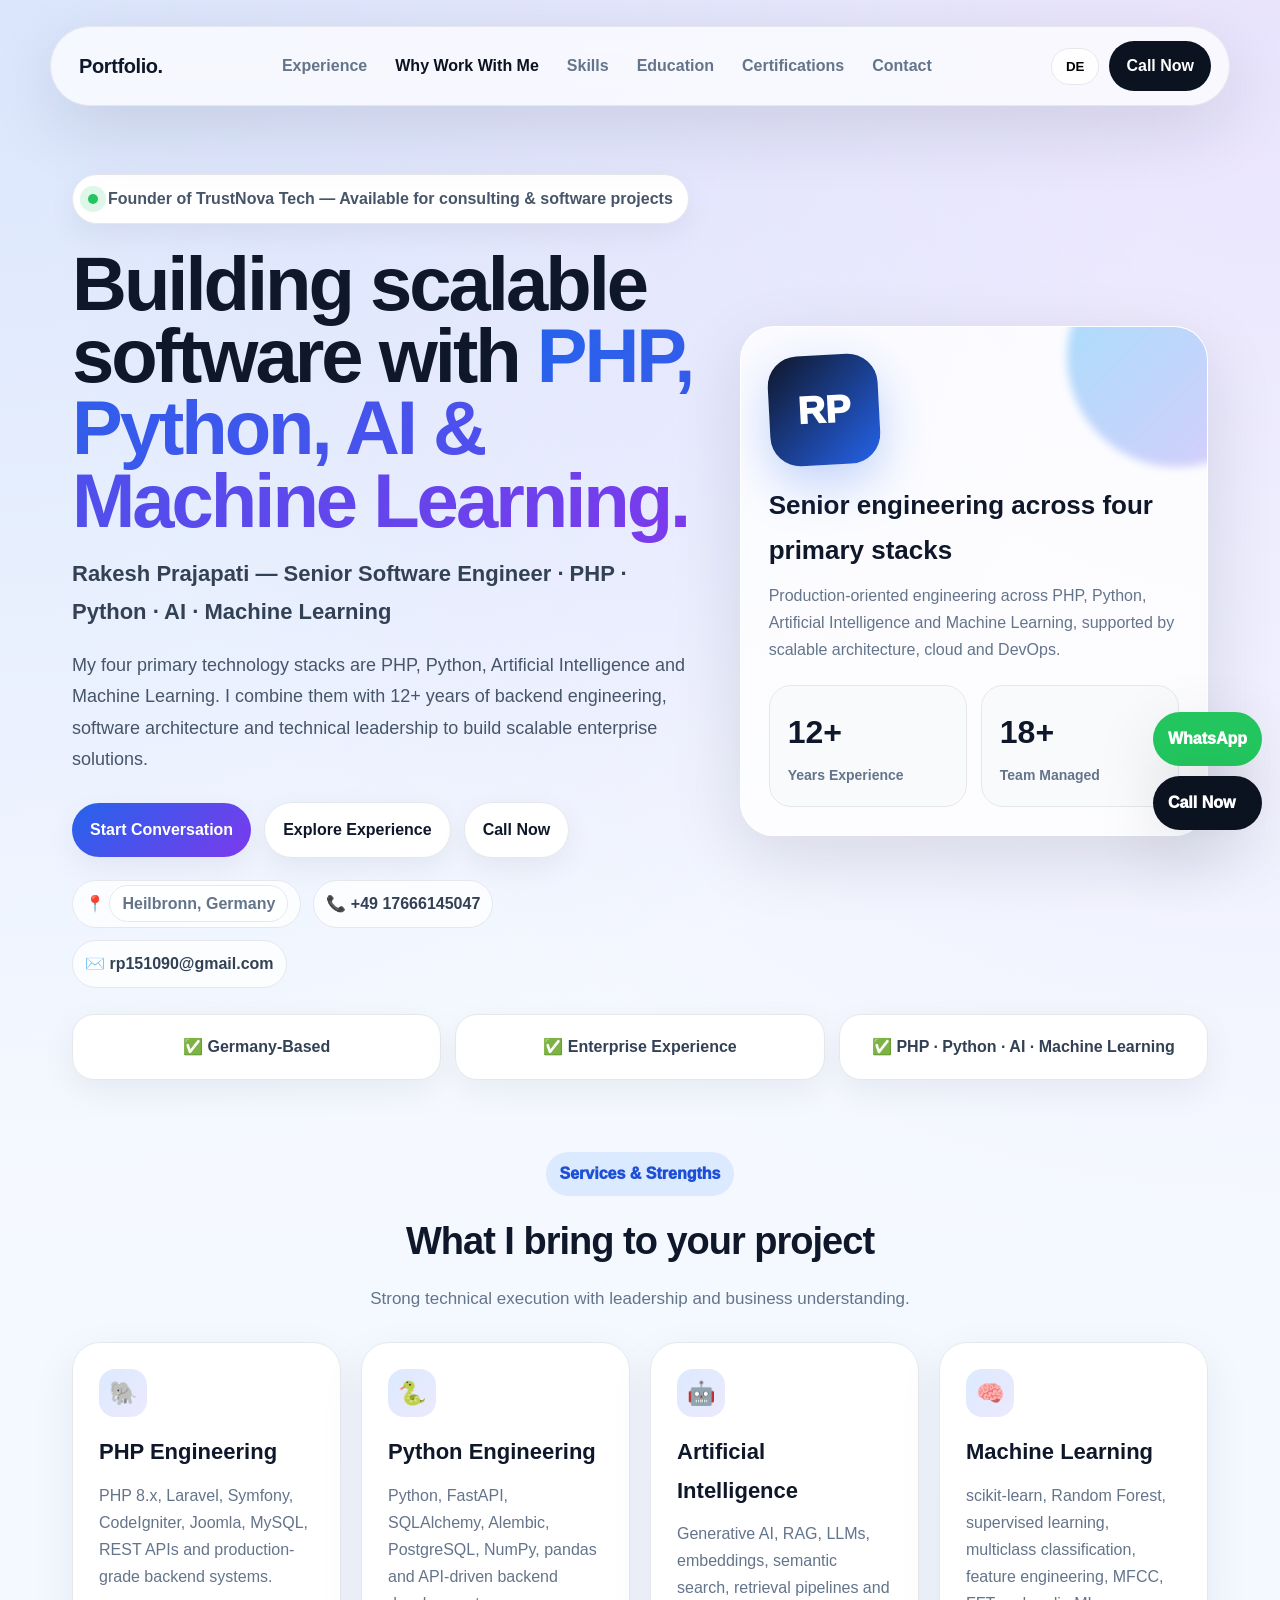
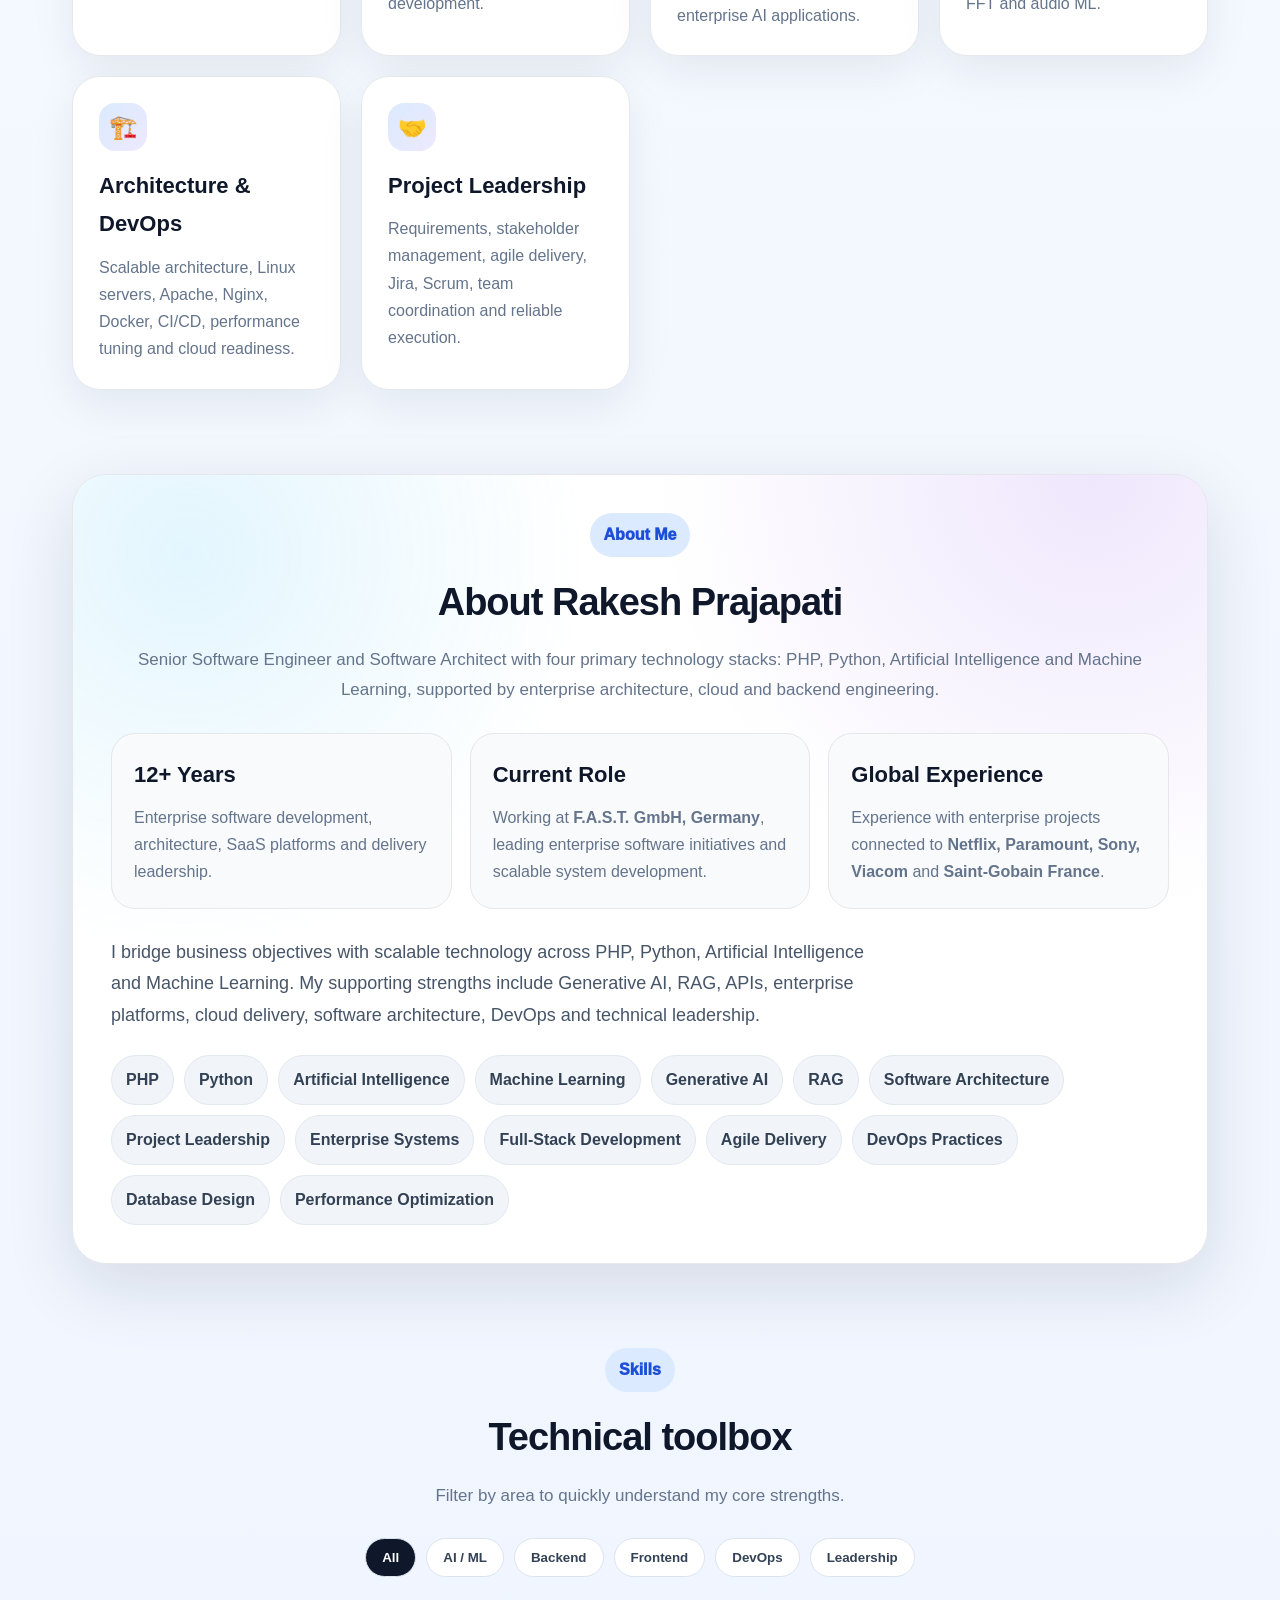
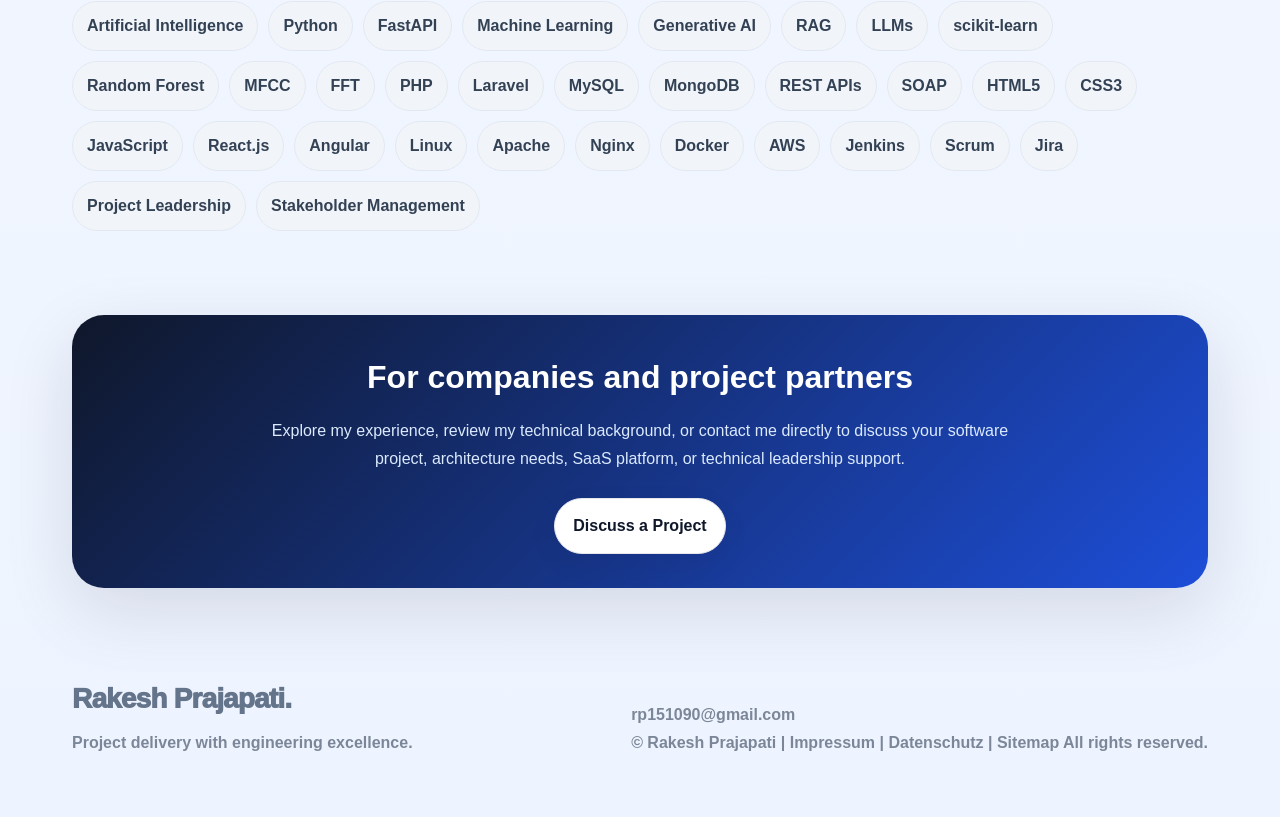
<file: index.html>
<head>
        <meta charset="utf-8">
        <meta name="viewport" content="width=device-width, initial-scale=1">

        <meta name="google-site-verification" content="_MlEjxOIbFamrFURpFTnCvheGzi6OoszpjJX03iKb7Q">
        <!-- Google tag (gtag.js) -->
        <script async src="https://www.googletagmanager.com/gtag/js?id=G-ZHB97CMVXX"></script>
        <script>
            window.dataLayer = window.dataLayer || [];
            function gtag() {
                dataLayer.push(arguments);
            }
            gtag('js', new Date());

            gtag('config', 'G-ZHB97CMVXX');
        </script>
        <title>Rakesh Prajapati | Senior Software Engineer | PHP, Python, AI & Machine Learning</title>
        <meta name="description" content="Rakesh Prajapati is a Senior Software Engineer and Software Architect with 12+ years of experience across PHP, Python, Artificial Intelligence and Machine Learning, supported by enterprise backend engineering, Generative AI, RAG, cloud and scalable software architecture.">
        <meta name="keywords" content="Rakesh Prajapati, Senior Software Engineer, PHP Engineer, Python Engineer, AI Engineer, Artificial Intelligence, Machine Learning Engineer, Generative AI, RAG, FastAPI, Laravel, Software Architect, Backend Engineer">
        <meta name="author" content="Rakesh Prajapati">

        <link rel="canonical" href="https://rakeshprajapati.de/">
        <link rel="profile" href="https://gmpg.org/xfn/11">
        <link rel="me" href="https://www.linkedin.com/in/rakesh-prajapati-83124238">
        <link rel="stylesheet" href="assets/style.css">

        <style>
            :root{
                --ink:#111827;
                --muted:#64748b;
                --blue:#2563eb;
                --sky:#38bdf8;
                --purple:#7c3aed;
                --soft:#f8fafc;
                --line:#e5e7eb;
                --dark:#0f172a;
                --shadow:0 22px 70px rgba(15,23,42,.12);
            }

            body{
                background:
                    radial-gradient(circle at top left, rgba(37,99,235,.14), transparent 28%),
                    radial-gradient(circle at top right, rgba(124,58,237,.12), transparent 30%),
                    linear-gradient(180deg,#f8fbff,#eef4ff);
                color:#0f172a;
            }

            .navWrap{
                position:sticky;
                top:14px;
                z-index:50;
            }

            .trust-hero{
                padding:70px 0 30px;
            }

            .hero-pro{
                display:grid;
                grid-template-columns:1.15fr .85fr;
                gap:34px;
                align-items:center;
            }

            .eyebrow{
                display:inline-flex;
                align-items:center;
                gap:10px;
                padding:10px 15px;
                border-radius:999px;
                background:#fff;
                border:1px solid var(--line);
                box-shadow:0 10px 30px rgba(15,23,42,.06);
                color:#475569;
                font-weight:850;
            }

            .pulse-dot{
                width:10px;
                height:10px;
                background:#22c55e;
                border-radius:50%;
                box-shadow:0 0 0 8px rgba(34,197,94,.14);
                animation:pulse 1.8s infinite;
                flex:0 0 auto;
            }

            @keyframes pulse{
                0%{
                    box-shadow:0 0 0 0 rgba(34,197,94,.32)
                }
                100%{
                    box-shadow:0 0 0 13px rgba(34,197,94,0)
                }
            }

            .hero-title{
                font-size:clamp(44px,6vw,76px);
                line-height:.95;
                letter-spacing:-3px;
                margin:24px 0 18px;
                color:#0f172a;
            }

            .hero-title span{
                background:linear-gradient(135deg,#2563eb,#7c3aed);
                -webkit-background-clip:text;
                color:transparent;
            }

            .hero-subtitle{
                font-size:22px;
                font-weight:900;
                color:#334155;
                margin-bottom:16px;
            }

            .hero-text{
                font-size:18px;
                line-height:1.75;
                color:#475569;
                max-width:760px;
            }

            .ctaRow{
                display:flex;
                flex-wrap:wrap;
                gap:13px;
                margin-top:26px;
            }

            .cta{
                display:inline-flex;
                align-items:center;
                justify-content:center;
                gap:8px;
                padding:13px 18px;
                border-radius:999px;
                border:1px solid var(--line);
                background:#fff;
                color:#0f172a;
                font-weight:900;
                transition:.25s;
                box-shadow:0 10px 30px rgba(15,23,42,.06);
                text-decoration:none;
            }

            .cta:hover{
                transform:translateY(-3px);
                box-shadow:0 18px 45px rgba(15,23,42,.12);
            }

            .ctaPrimary{
                color:#fff;
                border:0;
                background:linear-gradient(135deg,#2563eb,#7c3aed);
            }

            .hero-contact{
                display:flex;
                flex-wrap:wrap;
                gap:12px;
                margin-top:22px;
                color:#64748b;
                font-weight:750;
            }

            .hero-contact span{
                padding:9px 12px;
                background:rgba(255,255,255,.75);
                border:1px solid var(--line);
                border-radius:999px;
            }

            .hero-contact a{
                color:#334155;
                text-decoration:none;
            }

            .profile-pro{
                position:relative;
                padding:28px;
                border-radius:34px;
                background:rgba(255,255,255,.82);
                border:1px solid rgba(255,255,255,.85);
                box-shadow:var(--shadow);
                overflow:hidden;
            }

            .profile-pro:before{
                content:"";
                position:absolute;
                top:-80px;
                right:-80px;
                width:220px;
                height:220px;
                border-radius:50%;
                background:linear-gradient(135deg,rgba(56,189,248,.45),rgba(124,58,237,.25));
                filter:blur(4px);
            }

            .profile-inner{
                position:relative;
                z-index:1;
            }

            .avatar-pro{
                width:110px;
                height:110px;
                border-radius:30px;
                background:linear-gradient(135deg,#0f172a,#2563eb);
                display:grid;
                place-items:center;
                color:#fff;
                font-size:38px;
                font-weight:950;
                box-shadow:0 18px 50px rgba(37,99,235,.28);
                margin-bottom:18px;
                transform:rotate(-3deg);
            }

            .profile-pro h3{
                margin:0 0 8px;
                font-size:26px;
                color:#0f172a;
            }

            .profile-pro p{
                color:#64748b;
                line-height:1.7;
                margin:0;
            }

            .trust-stats{
                display:grid;
                grid-template-columns:repeat(2,1fr);
                gap:14px;
                margin-top:22px;
            }

            .trust-stat{
                padding:18px;
                border-radius:22px;
                background:#f8fafc;
                border:1px solid #e5e7eb;
            }

            .trust-stat strong{
                display:block;
                font-size:32px;
                color:#0f172a;
                margin-bottom:3px;
            }

            .trust-stat span{
                color:#64748b;
                font-weight:800;
                font-size:14px;
            }

            .mini-trust{
                display:grid;
                grid-template-columns:repeat(3,1fr);
                gap:14px;
                margin-top:26px;
            }

            .mini-trust div{
                padding:18px;
                border-radius:22px;
                background:#fff;
                border:1px solid var(--line);
                box-shadow:0 12px 35px rgba(15,23,42,.06);
                color:#334155;
                font-weight:850;
                text-align:center;
            }

            .section-pro{
                padding:42px 0;
            }

            .section-heading{
                text-align:center;
                margin-bottom:28px;
            }

            .section-heading .tag{
                display:inline-block;
                padding:8px 14px;
                border-radius:999px;
                background:#dbeafe;
                color:#1d4ed8;
                font-weight:950;
                margin-bottom:12px;
            }

            .section-heading h2{
                margin:0 0 10px;
                font-size:38px;
                color:#0f172a;
                letter-spacing:-1px;
            }

            .section-heading p{
                margin:0;
                color:#64748b;
                font-size:17px;
            }

            .service-grid{
                display:grid;
                grid-template-columns:repeat(auto-fit,minmax(230px,1fr));
                gap:20px;
            }

            .service-card{
                padding:26px;
                border-radius:28px;
                background:#fff;
                border:1px solid var(--line);
                box-shadow:0 15px 45px rgba(15,23,42,.07);
                transition:.25s;
            }

            .service-card:hover{
                transform:translateY(-7px);
                box-shadow:0 25px 70px rgba(15,23,42,.13);
            }

            .service-icon{
                width:48px;
                height:48px;
                border-radius:16px;
                display:grid;
                place-items:center;
                background:linear-gradient(135deg,#dbeafe,#ede9fe);
                margin-bottom:16px;
                font-size:23px;
            }

            .service-card h3{
                color:#0f172a;
                margin:0 0 10px;
                font-size:22px;
            }

            .service-card p{
                color:#64748b;
                line-height:1.7;
                margin:0;
            }

            .about-premium{
                padding:38px;
                border-radius:34px;
                background:#fff;
                border:1px solid var(--line);
                box-shadow:var(--shadow);
                position:relative;
                overflow:hidden;
            }

            .about-premium:before{
                content:"";
                position:absolute;
                inset:0;
                background:
                    radial-gradient(circle at 10% 10%, rgba(56,189,248,.14), transparent 32%),
                    radial-gradient(circle at 90% 0%, rgba(124,58,237,.12), transparent 34%);
                pointer-events:none;
            }

            .about-premium > *{
                position:relative;
                z-index:1;
            }

            .about-grid{
                display:grid;
                grid-template-columns:repeat(3,1fr);
                gap:18px;
                margin:28px 0;
            }

            .about-box{
                padding:22px;
                border-radius:24px;
                background:#f8fafc;
                border:1px solid #e5e7eb;
                transition:.25s;
            }

            .about-box:hover{
                transform:translateY(-5px);
                background:#eff6ff;
            }

            .about-box h3{
                margin:0 0 10px;
                color:#0f172a;
                font-size:22px;
            }

            .about-box p{
                color:#64748b;
                line-height:1.7;
                margin:0;
            }

            .chips-pro{
                display:flex;
                flex-wrap:wrap;
                gap:10px;
                margin-top:24px;
            }

            .chip-pro{
                padding:10px 14px;
                border-radius:999px;
                background:#f1f5f9;
                color:#334155;
                border:1px solid #e2e8f0;
                font-weight:850;
                transition:.2s;
            }

            .chip-pro:hover{
                background:#dbeafe;
                color:#1d4ed8;
                transform:translateY(-2px);
            }

            .filter-wrap{
                display:flex;
                justify-content:center;
                flex-wrap:wrap;
                gap:10px;
                margin-bottom:22px;
            }

            .filterBtn{
                border:1px solid #dbe3ef;
                background:#fff;
                color:#334155;
                padding:11px 16px;
                border-radius:999px;
                cursor:pointer;
                font-weight:900;
                transition:.2s;
            }

            .filterBtn.active,
            .filterBtn:hover{
                background:#0f172a;
                color:#fff;
            }

            .recruiter-card{
                text-align:center;
                padding:34px;
                border-radius:32px;
                background:linear-gradient(135deg,#0f172a,#1d4ed8);
                color:#fff;
                box-shadow:var(--shadow);
            }

            .recruiter-card h2{
                margin:0 0 12px;
                font-size:32px;
            }

            .recruiter-card p{
                color:#dbeafe;
                line-height:1.7;
                max-width:760px;
                margin:0 auto 22px;
            }

            .reveal{
                opacity:0;
                transform:translateY(24px);
                transition:opacity .7s ease, transform .7s ease;
            }

            .reveal.show{
                opacity:1;
                transform:none;
            }

            /* Mobile navbar final fix */
            .menu-toggle{
                display:none;
                width:58px;
                height:58px;
                border-radius:50%;
                border:1px solid var(--line);
                background:#fff;
                color:#0f172a;
                font-size:28px;
                font-weight:900;
                cursor:pointer;
                box-shadow:0 10px 30px rgba(15,23,42,.06);
                align-items:center;
                justify-content:center;
                line-height:1;
            }

            @media(max-width:900px){
                .navWrap{
                    top:12px;
                    z-index:9999;
                }

                .nav{
                    position:relative;
                    display:flex;
                    align-items:center;
                    justify-content:space-between;
                    gap:12px;
                    padding:22px 24px;
                    border-radius:26px;
                }

                .brand{
                    font-size:24px;
                    flex:1;
                }

                .menu-toggle{
                    display:inline-flex;
                    flex-shrink:0;
                }

                .menu,
                .actions{
                    display:none !important;
                }

                .nav.mobile-open{
                    position:fixed;
                    top:24px;
                    left:16px;
                    right:16px;
                    z-index:99999;
                    display:grid;
                    grid-template-columns:1fr auto;
                    align-items:center;
                    gap:0;
                    padding:42px 32px;
                    border-radius:32px;
                    background:rgba(255,255,255,.97);
                    box-shadow:0 22px 70px rgba(15,23,42,.18);
                }

                .nav.mobile-open .brand{
                    grid-column:1;
                    grid-row:1;
                    font-size:30px;
                    line-height:1;
                }

                .nav.mobile-open .menu-toggle{
                    grid-column:2;
                    grid-row:1;
                }

                .nav.mobile-open .menu{
                    display:flex !important;
                    grid-column:1 / -1;
                    flex-direction:column;
                    align-items:center;
                    justify-content:center;
                    gap:22px;
                    width:100%;
                    margin:34px 0 22px;
                    padding:28px 0 0;
                    border-top:1px solid var(--line);
                }

                .nav.mobile-open .navlink{
                    width:100%;
                    text-align:center;
                    justify-content:center;
                    font-size:21px;
                    font-weight:900;
                    color:#64748b;
                    white-space:nowrap;
                }

                .nav.mobile-open .actions{
                    display:flex !important;
                    grid-column:1 / -1;
                    flex-direction:column;
                    gap:14px;
                    width:100%;
                    padding-top:0;
                }

                .nav.mobile-open .actions .btn,
                .nav.mobile-open .actions a,
                .nav.mobile-open .actions button,
                .nav.mobile-open .btn{
                    width:100%;
                    justify-content:center;
                    text-align:center;
                }

                .hero-title{
                    font-size:clamp(46px,12vw,62px);
                    line-height:1.02;
                    letter-spacing:-1.5px;
                }

                .hero-subtitle{
                    font-size:20px;
                    line-height:1.6;
                }

                .hero-pro,
                .service-grid,
                .about-grid{
                    grid-template-columns:1fr;
                }

                .mini-trust{
                    grid-template-columns:1fr;
                }

                .about-premium{
                    padding:25px;
                }
            }
        </style>

    </head>

    <body>

        <div class="container navWrap">
            <div class="nav">
                <a class="brand" href="index.html">Portfolio.</a>

                <button class="menu-toggle" id="menuToggle" type="button" aria-label="Open menu" aria-expanded="false">☰</button>

                <div class="menu">
                    <a href="experience.html" class="navlink" data-i18n="nav.experience">Experience</a>
                    <a href="value.html" class="navlink active" data-i18n="nav.value">Why Work With Me</a>
                    <a href="skills.html" class="navlink" data-i18n="nav.skills">Skills</a>
                    <a href="education.html" class="navlink" data-i18n="nav.education">Education</a>
                    <a href="certifications.html" class="navlink" data-i18n="nav.certs">Certifications</a>
                    <!--<a href="documents.html" class="navlink" data-i18n="nav.docs">Documents</a>-->
                    <a href="contact.html" class="navlink" data-i18n="nav.contact">Contact</a>
                </div>

                <div class="actions">
                    <button class="btn" type="button" id="langToggle">DE</button>
                    <a class="btn btnPrimary" href="tel:+4917666145047" data-i18n="nav.callNow">Call Now</a>
                </div>
            </div>
        </div>

        <section class="trust-hero">
            <div class="container hero-pro">
                <div class="reveal">
                    <div class="eyebrow">
                        <span class="pulse-dot"></span>
                        <span data-i18n="home.badge">Founder of TrustNova Tech — Available for consulting & software projects</span>      </div>

                    <h1 class="hero-title" data-ai-i18n="home.heroTitle">
                        Building scalable software with <span>PHP, Python, AI & Machine Learning.</span>
                    </h1>

                    <div class="hero-subtitle" data-ai-i18n="home.heroSubtitle">
                        Rakesh Prajapati — Senior Software Engineer · PHP · Python · AI · Machine Learning
                    </div>

                    <p class="hero-text" data-ai-i18n="home.heroText">
                        My four primary technology stacks are PHP, Python, Artificial Intelligence and Machine Learning. I combine them with 12+ years of backend engineering, software architecture and technical leadership to build scalable enterprise solutions.
                    </p>

                    <div class="ctaRow">
                        <a class="cta ctaPrimary" href="contact.html" data-i18n="home.cta.startConversation">Start Conversation</a>
                        <!--<a class="cta" href="documents.html" data-i18n="home.cta.viewDocuments">View Documents</a>-->
                        <a class="cta" href="experience.html" data-i18n="home.cta.exploreExperience">Explore Experience</a>
                        <a class="cta" href="tel:+4917666145047" data-i18n="home.cta.callNow">Call Now</a>
                    </div>

                    <div class="hero-contact">
                        <span>📍 <span data-i18n="home.location">Heilbronn, Germany</span></span>
                        <span>📞 <a href="tel:+4917666145047">+49 17666145047</a></span>
                        <span>✉️ <a href="mailto:rp151090@gmail.com">rp151090@gmail.com</a></span>
                    </div>
                </div>

                <aside class="profile-pro reveal">
                    <div class="profile-inner">
                        <div class="avatar-pro">RP</div>

                        <h3 data-ai-i18n="home.profileTitle">Senior engineering across four primary stacks</h3>
                        <p data-ai-i18n="home.profileText">
                            Production-oriented engineering across PHP, Python, Artificial Intelligence and Machine Learning, supported by scalable architecture, cloud and DevOps.
                        </p>

                        <div class="trust-stats">
                            <div class="trust-stat">
                                <strong data-count="12">0</strong>
                                <span data-i18n="home.stat.years">Years Experience</span>
                            </div>

                            <div class="trust-stat">
                                <strong data-count="18">0</strong>
                                <span data-i18n="home.stat.team">Team Managed</span>
                            </div>
                        </div>
                    </div>
                </aside>
            </div>

            <div class="container mini-trust reveal">
                <div data-i18n="home.trust.germany">✅ Germany-Based</div>
                <div data-i18n="home.trust.enterprise">✅ Enterprise Experience</div>
                <div data-ai-i18n="home.trust.ai">✅ PHP · Python · AI · Machine Learning</div>
            </div>
        </section>

        <section class="section-pro">
            <div class="container">
                <div class="section-heading reveal">
                    <span class="tag" data-i18n="home.services.badge">Services & Strengths</span>
                    <h2 data-i18n="home.services.title">What I bring to your project</h2>
                    <p data-i18n="home.services.subtitle">Strong technical execution with leadership and business understanding.</p>
                </div>

                <div class="service-grid">
                    <div class="service-card reveal">
                        <div class="service-icon">🐘</div>
                        <h3 data-ai-i18n="home.service.php.title">PHP Engineering</h3>
                        <p data-ai-i18n="home.service.php.text">PHP 8.x, Laravel, Symfony, CodeIgniter, Joomla, MySQL, REST APIs and production-grade backend systems.</p>
                    </div>

                    <div class="service-card reveal">
                        <div class="service-icon">🐍</div>
                        <h3 data-ai-i18n="home.service.python.title">Python Engineering</h3>
                        <p data-ai-i18n="home.service.python.text">Python, FastAPI, SQLAlchemy, Alembic, PostgreSQL, NumPy, pandas and API-driven backend development.</p>
                    </div>

                    <div class="service-card reveal">
                        <div class="service-icon">🤖</div>
                        <h3 data-ai-i18n="home.service.ai.title">Artificial Intelligence</h3>
                        <p data-ai-i18n="home.service.ai.text">Generative AI, RAG, LLMs, embeddings, semantic search, retrieval pipelines and enterprise AI applications.</p>
                    </div>

                    <div class="service-card reveal">
                        <div class="service-icon">🧠</div>
                        <h3 data-ai-i18n="home.service.ml.title">Machine Learning</h3>
                        <p data-ai-i18n="home.service.ml.text">scikit-learn, Random Forest, supervised learning, multiclass classification, feature engineering, MFCC, FFT and audio ML.</p>
                    </div>

                    <div class="service-card reveal">
                        <div class="service-icon">🏗️</div>
                        <h3 data-i18n="home.service.architecture.title">Architecture & DevOps</h3>
                        <p data-i18n="home.service.architecture.text">Scalable architecture, Linux servers, Apache, Nginx, Docker, CI/CD, performance tuning and cloud readiness.</p>
                    </div>

                    <div class="service-card reveal">
                        <div class="service-icon">🤝</div>
                        <h3 data-i18n="home.service.leadership.title">Project Leadership</h3>
                        <p data-i18n="home.service.leadership.text">Requirements, stakeholder management, agile delivery, Jira, Scrum, team coordination and reliable execution.</p>
                    </div>
                </div>
            </div>
        </section>

        <section class="section-pro">
            <div class="container">
                <div class="about-premium reveal">
                    <div class="section-heading">
                        <span class="tag" data-i18n="about.badge">About Me</span>
                        <h2 data-i18n="about.title">About Rakesh Prajapati</h2>
                        <p data-ai-i18n="about.subtitle">Senior Software Engineer and Software Architect with four primary technology stacks: PHP, Python, Artificial Intelligence and Machine Learning, supported by enterprise architecture, cloud and backend engineering.</p>
                    </div>

                    <div class="about-grid">
                        <div class="about-box">
                            <h3 data-i18n="about.card.years.title">12+ Years</h3>
                            <p data-i18n="about.card.years.text">Enterprise software development, architecture, SaaS platforms and delivery leadership.</p>
                        </div>

                        <div class="about-box">
                            <h3 data-i18n="about.card.current.title">Current Role</h3>
                            <p data-i18n="about.card.current.text">Working at <b>F.A.S.T. GmbH, Germany</b>, leading enterprise software initiatives and scalable system development.</p>
                        </div>

                        <div class="about-box">
                            <h3 data-i18n="about.card.global.title">Global Experience</h3>
                            <p data-i18n="about.card.global.text">Experience with enterprise projects connected to <b>Netflix, Paramount, Sony, Viacom</b> and <b>Saint-Gobain France</b>.</p>
                        </div>
                    </div>

                    <p class="hero-text" data-ai-i18n="about.text">
                        I bridge business objectives with scalable technology across PHP, Python, Artificial Intelligence and Machine Learning. My supporting strengths include Generative AI, RAG, APIs, enterprise platforms, cloud delivery, software architecture, DevOps and technical leadership.
                    </p>

                    <div class="chips-pro">
                        <span class="chip-pro">PHP</span>
                        <span class="chip-pro">Python</span>
                        <span class="chip-pro">Artificial Intelligence</span>
                        <span class="chip-pro">Machine Learning</span>
                        <span class="chip-pro">Generative AI</span>
                        <span class="chip-pro">RAG</span>
                        <span class="chip-pro" data-i18n="about.skill.architecture">Software Architecture</span>
                        <span class="chip-pro" data-i18n="about.skill.projectLeadership">Project Leadership</span>
                        <span class="chip-pro" data-i18n="about.skill.enterprise">Enterprise Systems</span>
                        <span class="chip-pro" data-i18n="about.skill.fullstack">Full-Stack Development</span>
                        <span class="chip-pro" data-i18n="about.skill.agile">Agile Delivery</span>
                        <span class="chip-pro" data-i18n="about.skill.devops">DevOps Practices</span>
                        <span class="chip-pro" data-i18n="about.skill.database">Database Design</span>
                        <span class="chip-pro" data-i18n="about.skill.performance">Performance Optimization</span>
                    </div>
                </div>
            </div>
        </section>

        <section class="section-pro">
            <div class="container">
                <div class="section-heading reveal">
                    <span class="tag" data-i18n="skills.badge">Skills</span>
                    <h2 data-i18n="skills.title">Technical toolbox</h2>
                    <p data-i18n="skills.subtitle">Filter by area to quickly understand my core strengths.</p>
                </div>

                <div class="filter-wrap reveal">
                    <button class="filterBtn active" data-filter="all" data-i18n="skills.filter.all">All</button>
                    <button class="filterBtn" data-filter="ai" data-ai-i18n="skills.filter.ai">AI / ML</button>
                    <button class="filterBtn" data-filter="backend" data-i18n="skills.filter.backend">Backend</button>
                    <button class="filterBtn" data-filter="frontend" data-i18n="skills.filter.frontend">Frontend</button>
                    <button class="filterBtn" data-filter="devops" data-i18n="skills.filter.devops">DevOps</button>
                    <button class="filterBtn" data-filter="leadership" data-i18n="skills.filter.management">Leadership</button>
                </div>

                <div class="chips-pro reveal" id="skillsList">
                    <span class="chip-pro" data-cat="ai">Artificial Intelligence</span>
                    <span class="chip-pro" data-cat="ai">Python</span>
                    <span class="chip-pro" data-cat="ai">FastAPI</span>
                    <span class="chip-pro" data-cat="ai">Machine Learning</span>
                    <span class="chip-pro" data-cat="ai">Generative AI</span>
                    <span class="chip-pro" data-cat="ai">RAG</span>
                    <span class="chip-pro" data-cat="ai">LLMs</span>
                    <span class="chip-pro" data-cat="ai">scikit-learn</span>
                    <span class="chip-pro" data-cat="ai">Random Forest</span>
                    <span class="chip-pro" data-cat="ai">MFCC</span>
                    <span class="chip-pro" data-cat="ai">FFT</span>
                    <span class="chip-pro" data-cat="backend">PHP</span>
                    <span class="chip-pro" data-cat="backend">Laravel</span>
                    <span class="chip-pro" data-cat="backend">MySQL</span>
                    <span class="chip-pro" data-cat="backend">MongoDB</span>
                    <span class="chip-pro" data-cat="backend">REST APIs</span>
                    <span class="chip-pro" data-cat="backend">SOAP</span>
                    <span class="chip-pro" data-cat="frontend">HTML5</span>
                    <span class="chip-pro" data-cat="frontend">CSS3</span>
                    <span class="chip-pro" data-cat="frontend">JavaScript</span>
                    <span class="chip-pro" data-cat="frontend">React.js</span>
                    <span class="chip-pro" data-cat="frontend">Angular</span>
                    <span class="chip-pro" data-cat="devops">Linux</span>
                    <span class="chip-pro" data-cat="devops">Apache</span>
                    <span class="chip-pro" data-cat="devops">Nginx</span>
                    <span class="chip-pro" data-cat="devops">Docker</span>
                    <span class="chip-pro" data-cat="devops">AWS</span>
                    <span class="chip-pro" data-cat="devops">Jenkins</span>
                    <span class="chip-pro" data-cat="leadership">Scrum</span>
                    <span class="chip-pro" data-cat="leadership">Jira</span>
                    <span class="chip-pro" data-cat="leadership" data-i18n="about.skill.projectLeadership">Project Leadership</span>
                    <span class="chip-pro" data-cat="leadership">Stakeholder Management</span>
                </div>
            </div>
        </section>

        <section class="section-pro">
            <div class="container">
                <div class="recruiter-card reveal">
                    <h2 data-i18n="home.forRecruiters">For companies and project partners</h2>
                    <p data-i18n="home.forRecruitersTxt">
                        Explore my experience, review my technical background, or contact me directly to discuss your software project, architecture needs, SaaS platform, or technical leadership support.
                    </p>

                    <div class="ctaRow" style="justify-content:center">
                        <!--<a class="cta ctaPrimary" href="documents.html" data-i18n="common.viewDocuments">View Documents</a>-->
                        <a class="cta" href="contact.html" data-i18n="common.contactMe">Discuss a Project</a>
                    </div>
                </div>
            </div>
        </section>

        <div id="footerMount"></div>

        <script src="assets/i18n.js"></script>
        <script src="assets/app.js"></script>

        <script>
            const revealItems = document.querySelectorAll('.reveal');

            const observer = new IntersectionObserver(function (entries) {
                entries.forEach(function (entry) {
                    if (entry.isIntersecting) {
                        entry.target.classList.add('show');
                    }
                });
            }, {threshold: 0.15});

            revealItems.forEach(function (item) {
                observer.observe(item);
            });

            const counters = document.querySelectorAll('[data-count]');
            let started = false;

            function startCounter() {
                if (started)
                    return;
                started = true;

                counters.forEach(function (counter) {
                    const target = Number(counter.getAttribute('data-count'));
                    let current = 0;
                    const step = Math.max(1, Math.ceil(target / 35));

                    const timer = setInterval(function () {
                        current += step;

                        if (current >= target) {
                            counter.textContent = target + '+';
                            clearInterval(timer);
                        } else {
                            counter.textContent = current;
                        }
                    }, 35);
                });
            }

            const counterObserver = new IntersectionObserver(function (entries) {
                entries.forEach(function (entry) {
                    if (entry.isIntersecting) {
                        startCounter();
                    }
                });
            });

            counters.forEach(function (counter) {
                counterObserver.observe(counter);
            });

            const filterButtons = document.querySelectorAll('.filterBtn');
            const skillChips = document.querySelectorAll('#skillsList .chip-pro');

            filterButtons.forEach(function (button) {
                button.addEventListener('click', function () {
                    const filter = button.getAttribute('data-filter');

                    filterButtons.forEach(function (btn) {
                        btn.classList.remove('active');
                    });

                    button.classList.add('active');

                    skillChips.forEach(function (chip) {
                        const category = chip.getAttribute('data-cat');

                        if (filter === 'all' || category === filter) {
                            chip.style.display = 'inline-flex';
                        } else {
                            chip.style.display = 'none';
                        }
                    });
                });
            });



            const menuToggle = document.getElementById('menuToggle');
            const navBox = document.querySelector('.nav');

            if (menuToggle && navBox) {
                menuToggle.addEventListener('click', function () {
                    const isOpen = navBox.classList.toggle('mobile-open');
                    menuToggle.setAttribute('aria-expanded', isOpen ? 'true' : 'false');
                    menuToggle.textContent = isOpen ? '×' : '☰';
                });
            }

            fetch('assets/footer.html', {cache: 'no-store'})
                    .then(function (response) {
                        return response.text();
                    })
                    .then(function (html) {
                        const footerMount = document.getElementById('footerMount');
                        if (footerMount) {
                            footerMount.innerHTML = html;
                        }

                        if (window.__setLang) {
                            const savedLang = localStorage.getItem('site_lang') || 'en';
                            window.__setLang(savedLang);
                        }
                    })
                    .catch(function () {});
        </script>

        <script src="https://187.77.184.173/feedbackflow/widget/widget.js" data-key="a7c9fd8b53842b0a7cfd8001c078b64d" defer></script>

    
        <script>
        (function () {
            const aiCopy = {
                en: {
                    "home.heroTitle": 'Building scalable software with <span>PHP, Python, AI & Machine Learning.</span>',
                    "home.heroSubtitle": "Rakesh Prajapati — Senior Software Engineer · PHP · Python · AI · Machine Learning",
                    "home.heroText": "My four primary technology stacks are PHP, Python, Artificial Intelligence and Machine Learning. I combine them with 12+ years of backend engineering, software architecture and technical leadership to build scalable enterprise solutions.",
                    "home.profileTitle": "Senior engineering across four primary stacks",
                    "home.profileText": "Production-oriented engineering across PHP, Python, Artificial Intelligence and Machine Learning, supported by scalable architecture, cloud and DevOps.",
                    "home.trust.ai": "✅ PHP · Python · AI · Machine Learning",
                    "home.service.php.title": "PHP Engineering",
                    "home.service.php.text": "PHP 8.x, Laravel, Symfony, CodeIgniter, Joomla, MySQL, REST APIs and production-grade backend systems.",
                    "home.service.python.title": "Python Engineering",
                    "home.service.python.text": "Python, FastAPI, SQLAlchemy, Alembic, PostgreSQL, NumPy, pandas and API-driven backend development.",
                    "home.service.ai.title": "Artificial Intelligence",
                    "home.service.ai.text": "Generative AI, RAG, LLMs, embeddings, semantic search, retrieval pipelines and enterprise AI applications.",
                    "home.service.ml.title": "Machine Learning",
                    "home.service.ml.text": "scikit-learn, Random Forest, supervised learning, multiclass classification, feature engineering, MFCC, FFT and audio ML.",
                    "about.subtitle": "Senior Software Engineer and Software Architect with four primary technology stacks: PHP, Python, Artificial Intelligence and Machine Learning, supported by enterprise architecture, cloud and backend engineering.",
                    "about.text": "I bridge business objectives with scalable technology across PHP, Python, Artificial Intelligence and Machine Learning. My supporting strengths include Generative AI, RAG, APIs, enterprise platforms, cloud delivery, software architecture, DevOps and technical leadership.",
                    "skills.filter.ai": "AI / ML"
                },
                de: {
                    "home.heroTitle": 'Skalierbare Software mit <span>PHP, Python, KI & Machine Learning.</span>',
                    "home.heroSubtitle": "Rakesh Prajapati — Senior Software Engineer · PHP · Python · KI · Machine Learning",
                    "home.heroText": "Meine vier primären Technologie-Stacks sind PHP, Python, Künstliche Intelligenz und Machine Learning. Ich verbinde sie mit mehr als 12 Jahren Erfahrung in Backend-Engineering, Software-Architektur und technischer Führung, um skalierbare Unternehmenslösungen zu entwickeln.",
                    "home.profileTitle": "Senior Engineering über vier primäre Technologie-Stacks",
                    "home.profileText": "Produktionsorientiertes Engineering mit PHP, Python, Künstlicher Intelligenz und Machine Learning, unterstützt durch skalierbare Architektur, Cloud und DevOps.",
                    "home.trust.ai": "✅ PHP · Python · KI · Machine Learning",
                    "home.service.php.title": "PHP Engineering",
                    "home.service.php.text": "PHP 8.x, Laravel, Symfony, CodeIgniter, Joomla, MySQL, REST APIs und produktionsreife Backend-Systeme.",
                    "home.service.python.title": "Python Engineering",
                    "home.service.python.text": "Python, FastAPI, SQLAlchemy, Alembic, PostgreSQL, NumPy, pandas und API-orientierte Backend-Entwicklung.",
                    "home.service.ai.title": "Künstliche Intelligenz",
                    "home.service.ai.text": "Generative AI, RAG, LLMs, Embeddings, semantische Suche, Retrieval-Pipelines und Enterprise-KI-Anwendungen.",
                    "home.service.ml.title": "Machine Learning",
                    "home.service.ml.text": "scikit-learn, Random Forest, Supervised Learning, Multiclass Classification, Feature Engineering, MFCC, FFT und Audio ML.",
                    "about.subtitle": "Senior Software Engineer und Software-Architekt mit vier primären Technologie-Stacks: PHP, Python, Künstliche Intelligenz und Machine Learning, unterstützt durch Enterprise-Architektur, Cloud und Backend-Engineering.",
                    "about.text": "Ich verbinde Geschäftsziele mit skalierbarer Technologie über PHP, Python, Künstliche Intelligenz und Machine Learning. Meine ergänzenden Stärken umfassen Generative AI, RAG, APIs, Enterprise-Plattformen, Cloud-Delivery, Software-Architektur, DevOps und technische Führung.",
                    "skills.filter.ai": "KI / ML"
                }
            };

            function applyAiCopy() {
                const lang = localStorage.getItem("site_lang") === "de" ? "de" : "en";
                document.querySelectorAll("[data-ai-i18n]").forEach(function (el) {
                    const key = el.getAttribute("data-ai-i18n");
                    if (aiCopy[lang][key]) el.innerHTML = aiCopy[lang][key];
                });
            }

            document.addEventListener("DOMContentLoaded", function () {
                setTimeout(applyAiCopy, 0);
                const toggle = document.getElementById("langToggle");
                if (toggle) toggle.addEventListener("click", function () {
                    setTimeout(applyAiCopy, 0);
                });
            });
            window.addEventListener("load", function () { setTimeout(applyAiCopy, 50); });
        })();
        </script>

    </body>
</html>
</file>
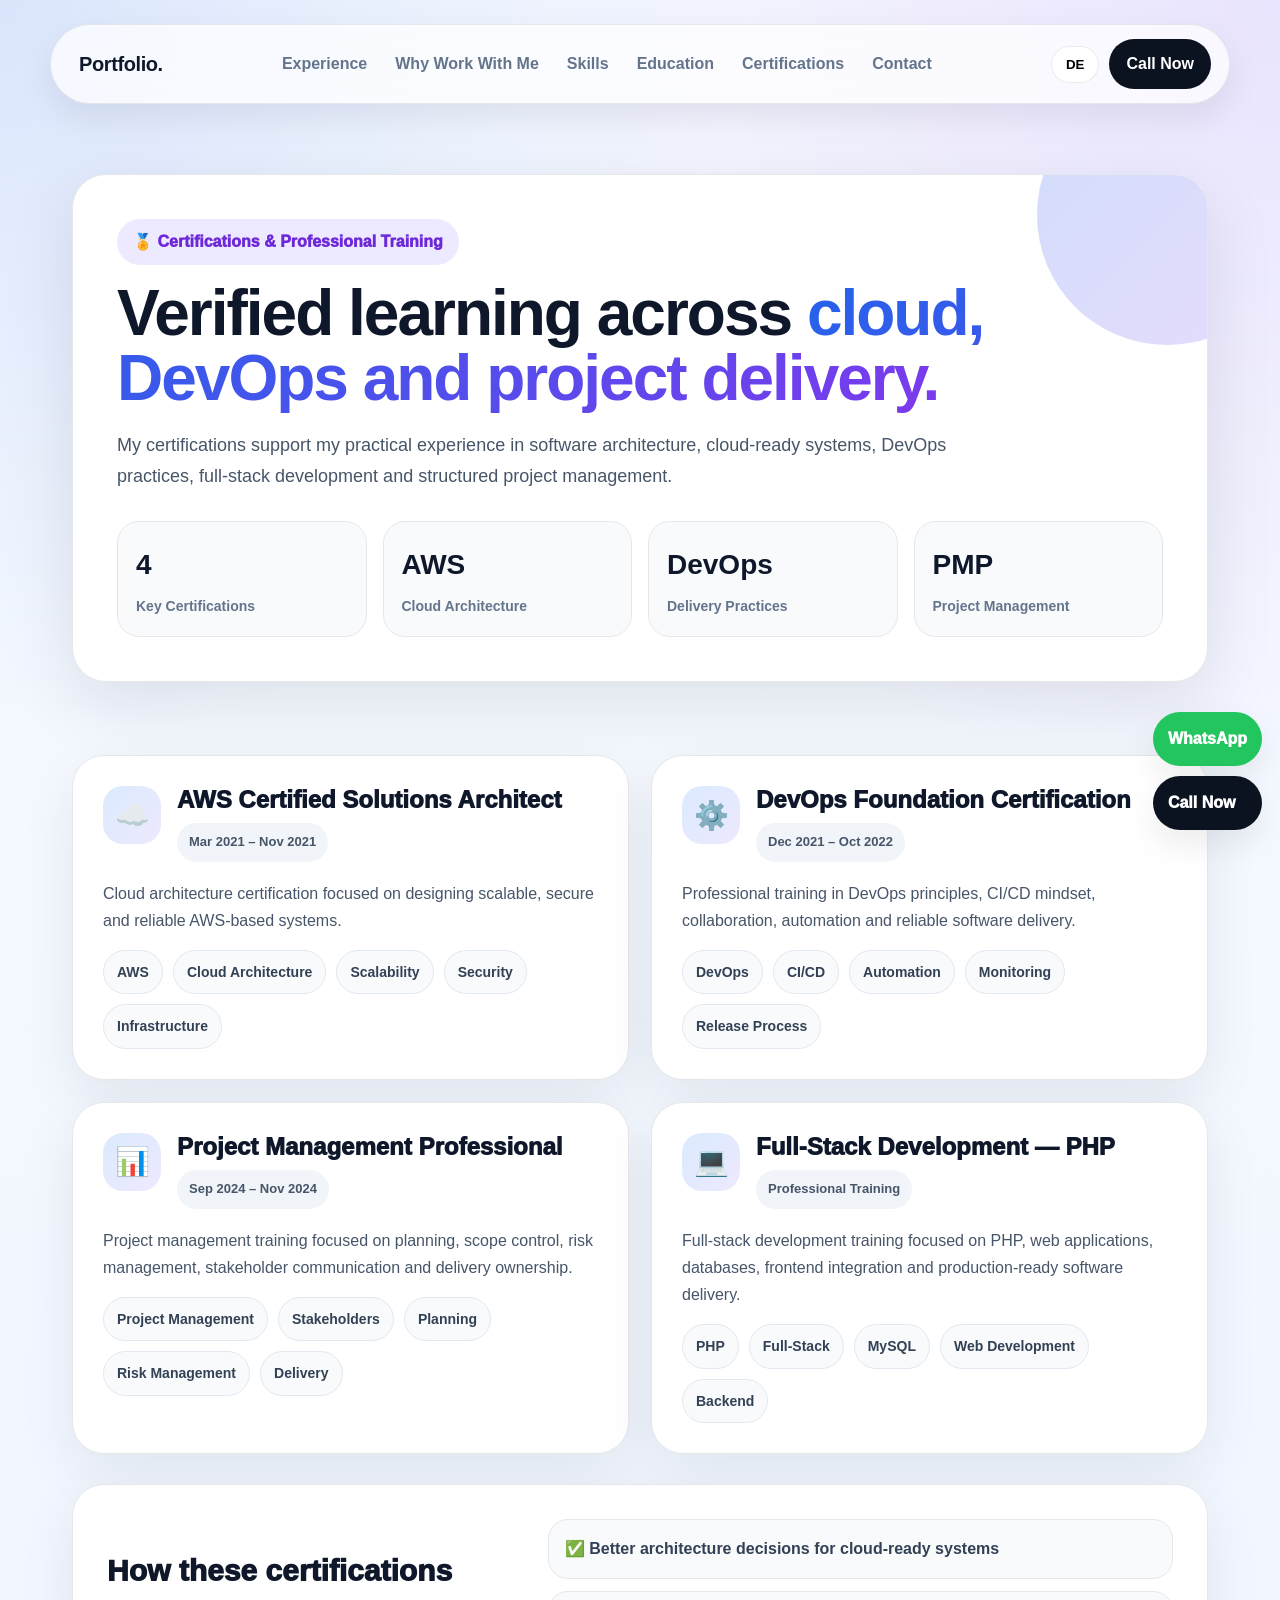
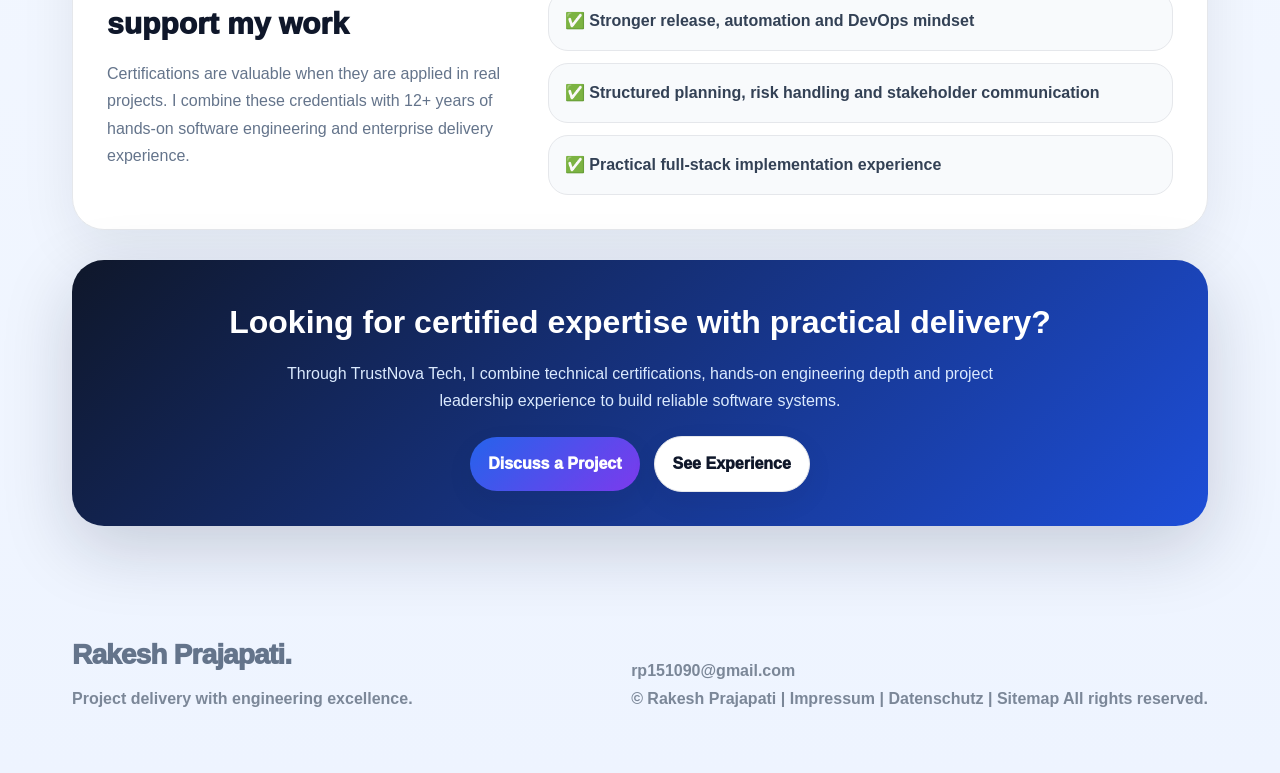
<file: certifications.html>
<head>
        <meta charset="utf-8">
        <meta name="viewport" content="width=device-width, initial-scale=1">
        <title>Certifications | Rakesh Prajapati — Founder of TrustNova Tech</title>
        <meta name="description" content="Professional certifications and training of Rakesh Prajapati, founder of TrustNova Tech, including AWS Solutions Architect, DevOps Foundation, Project Management and Full-Stack PHP Development.">
        <meta name="keywords" content="Rakesh Prajapati Certifications, AWS Solutions Architect, DevOps Foundation, PMP, Full Stack PHP Developer, Project Management">
        <meta name="author" content="Rakesh Prajapati">
        <link rel="canonical" href="https://rakeshprajapati.de/certifications.html">

        <meta property="og:title" content="Certifications | Rakesh Prajapati">
        <meta property="og:description" content="AWS, DevOps, Project Management and Full-Stack Development certifications.">
        <meta property="og:type" content="website">
        <meta property="og:url" content="https://rakeshprajapati.de/certifications.html">

        <link rel="stylesheet" href="assets/style.css">

        <style>
            body{
                background:
                    radial-gradient(circle at top left, rgba(37,99,235,.14), transparent 28%),
                    radial-gradient(circle at top right, rgba(124,58,237,.12), transparent 30%),
                    linear-gradient(180deg,#f8fbff,#eef4ff);
                color:#0f172a;
            }

            .cert-hero{
                padding:70px 0 35px;
            }

            .cert-hero-card{
                padding:44px;
                border-radius:34px;
                background:#fff;
                border:1px solid #e5e7eb;
                box-shadow:0 24px 70px rgba(15,23,42,.10);
                position:relative;
                overflow:hidden;
            }

            .cert-hero-card:before{
                content:"";
                position:absolute;
                right:-90px;
                top:-90px;
                width:260px;
                height:260px;
                border-radius:50%;
                background:linear-gradient(135deg,rgba(37,99,235,.22),rgba(124,58,237,.18));
            }

            .cert-hero-card > *{
                position:relative;
                z-index:1;
            }

            .cert-badge{
                display:inline-flex;
                align-items:center;
                gap:8px;
                padding:9px 16px;
                border-radius:999px;
                background:#ede9fe;
                color:#6d28d9;
                font-weight:950;
                margin-bottom:16px;
            }

            .cert-title{
                font-size:clamp(38px,5vw,64px);
                line-height:1.02;
                letter-spacing:-2px;
                margin:0 0 16px;
                color:#0f172a;
            }

            .cert-title span{
                background:linear-gradient(135deg,#2563eb,#7c3aed);
                -webkit-background-clip:text;
                color:transparent;
            }

            .cert-sub{
                color:#475569;
                font-size:18px;
                line-height:1.75;
                max-width:900px;
            }

            .cert-stats{
                display:grid;
                grid-template-columns:repeat(4,1fr);
                gap:16px;
                margin-top:28px;
            }

            .cert-stat{
                padding:18px;
                border-radius:22px;
                background:#f8fafc;
                border:1px solid #e5e7eb;
            }

            .cert-stat strong{
                display:block;
                font-size:28px;
                color:#0f172a;
                margin-bottom:5px;
            }

            .cert-stat span{
                color:#64748b;
                font-weight:800;
                font-size:14px;
            }

            .section-cert{
                padding:38px 0 60px;
            }

            .cert-grid{
                display:grid;
                grid-template-columns:repeat(2,1fr);
                gap:22px;
            }

            .cert-card{
                padding:30px;
                border-radius:32px;
                background:#fff;
                border:1px solid #e5e7eb;
                box-shadow:0 18px 55px rgba(15,23,42,.08);
                transition:.25s;
                position:relative;
                overflow:hidden;
            }

            .cert-card:hover{
                transform:translateY(-6px);
                box-shadow:0 28px 80px rgba(15,23,42,.14);
            }

            .cert-card:before{
                content:"";
                position:absolute;
                inset:0;
                background:linear-gradient(135deg,rgba(37,99,235,.06),rgba(124,58,237,.04));
                opacity:0;
                transition:.25s;
            }

            .cert-card:hover:before{
                opacity:1;
            }

            .cert-card > *{
                position:relative;
                z-index:1;
            }

            .cert-head{
                display:flex;
                align-items:flex-start;
                gap:16px;
                margin-bottom:18px;
            }

            .cert-icon{
                width:58px;
                height:58px;
                border-radius:20px;
                display:grid;
                place-items:center;
                background:linear-gradient(135deg,#dbeafe,#ede9fe);
                font-size:28px;
                flex:0 0 auto;
            }

            .cert-card h2{
                margin:0 0 8px;
                font-size:24px;
                color:#0f172a;
                font-weight:950;
                line-height:1.2;
            }

            .cert-period{
                display:inline-flex;
                padding:8px 12px;
                border-radius:999px;
                background:#f1f5f9;
                color:#475569;
                font-weight:850;
                font-size:13px;
            }

            .cert-card p{
                color:#475569;
                line-height:1.7;
                margin:0 0 16px;
            }

            .cert-tags{
                display:flex;
                flex-wrap:wrap;
                gap:10px;
                margin-top:14px;
            }

            .cert-tags span{
                padding:9px 13px;
                border-radius:999px;
                background:#f8fafc;
                color:#334155;
                border:1px solid #e2e8f0;
                font-weight:850;
                font-size:14px;
                transition:.2s;
            }

            .cert-tags span:hover{
                background:#dbeafe;
                color:#1d4ed8;
                transform:translateY(-2px);
            }

            .trust-panel{
                margin-top:30px;
                padding:34px;
                border-radius:32px;
                background:#fff;
                border:1px solid #e5e7eb;
                box-shadow:0 18px 55px rgba(15,23,42,.08);
                display:grid;
                grid-template-columns:.8fr 1.2fr;
                gap:24px;
                align-items:center;
            }

            .trust-panel h2{
                margin:0 0 10px;
                color:#0f172a;
                font-size:30px;
                font-weight:950;
            }

            .trust-panel p{
                color:#64748b;
                line-height:1.7;
                margin:0;
            }

            .trust-list{
                display:grid;
                gap:12px;
            }

            .trust-item{
                padding:15px 16px;
                border-radius:20px;
                background:#f8fafc;
                border:1px solid #e5e7eb;
                color:#334155;
                font-weight:850;
            }

            .cta-panel{
                margin-top:30px;
                padding:34px;
                border-radius:32px;
                background:linear-gradient(135deg,#0f172a,#1d4ed8);
                color:#fff;
                text-align:center;
                box-shadow:0 22px 70px rgba(15,23,42,.18);
            }

            .cta-panel h2{
                margin:0 0 10px;
                font-size:32px;
            }

            .cta-panel p{
                color:#dbeafe;
                max-width:760px;
                margin:0 auto 22px;
                line-height:1.7;
            }

            .ctaRow{
                display:flex;
                justify-content:center;
                flex-wrap:wrap;
                gap:14px;
            }

            .cta{
                display:inline-flex;
                align-items:center;
                justify-content:center;
                padding:13px 18px;
                border-radius:999px;
                background:#fff;
                color:#0f172a;
                border:1px solid #e5e7eb;
                font-weight:950;
                transition:.25s;
                box-shadow:0 10px 30px rgba(15,23,42,.06);
            }

            .cta:hover{
                transform:translateY(-3px);
                box-shadow:0 18px 45px rgba(15,23,42,.12);
            }

            .ctaPrimary{
                color:#fff;
                border:0;
                background:linear-gradient(135deg,#2563eb,#7c3aed);
            }

            .reveal{
                opacity:0;
                transform:translateY(24px);
                transition:opacity .7s ease, transform .7s ease;
            }

            .reveal.show{
                opacity:1;
                transform:none;
            }

            @media(max-width:900px){
                .cert-stats,
                .cert-grid,
                .trust-panel{
                    grid-template-columns:1fr;
                }

                .cert-hero-card,
                .cert-card,
                .trust-panel,
                .cta-panel{
                    padding:26px;
                }

                .cert-title{
                    letter-spacing:-1px;
                }
            }
            /* ===== FIX MENU DESIGN ===== */
            @media (max-width: 900px) {
                .nav.mobile-open {
                    position: fixed;
                    top: 20px;
                    left: 16px;
                    right: 16px;
                    border-radius: 28px;
                    padding: 28px 22px;
                    background: rgba(255,255,255,0.97);
                    box-shadow: 0 25px 70px rgba(15,23,42,.18);
                    z-index: 100000;
                }

                .nav.mobile-open .menu {
                    display: flex !important;
                    flex-direction: column;
                    align-items: center;
                    gap: 18px;
                    margin-top: 20px;
                    border-top: 1px solid #e5e7eb;
                    padding-top: 20px;
                }

                .nav.mobile-open .navlink {
                    font-size: 20px;
                    font-weight: 800;
                    color: #64748b;
                    text-align: center;
                }

                .nav.mobile-open .actions {
                    display: flex !important;
                    flex-direction: column;
                    gap: 12px;
                    margin-top: 20px;
                }

                .nav.mobile-open .btn {
                    width: 100%;
                    text-align: center;
                }
            }

            /* ===== PREVENT FLOAT BUTTON OVERLAP ===== */
            .whatsapp-float,
            .call-float {
                z-index: 10 !important;
            }
    /* ===== FINAL CLEAN MOBILE MENU ===== */

/* BUTTON */
.menu-toggle {
  width: 52px;
  height: 52px;
  border-radius: 50%;
  border: 1px solid #e5e7eb;
  background: rgba(255,255,255,0.9);
  display: none;
  align-items: center;
  justify-content: center;
  flex-direction: column;
  gap: 5px;
  cursor: pointer;
  box-shadow: 0 10px 30px rgba(15,23,42,.08);
  backdrop-filter: blur(8px);
  z-index: 1001;
}

.menu-toggle span {
  width: 22px;
  height: 2px;
  background: #0f172a;
  border-radius: 2px;
  transition: 0.3s ease;
}

/* ANIMATION */
.nav.mobile-open .menu-toggle span:nth-child(1) {
  transform: translateY(7px) rotate(45deg);
}
.nav.mobile-open .menu-toggle span:nth-child(2) {
  opacity: 0;
}
.nav.mobile-open .menu-toggle span:nth-child(3) {
  transform: translateY(-7px) rotate(-45deg);
}

/* MOBILE */
@media (max-width: 900px) {

  .menu-toggle {
    display: flex;
  }

  .menu,
  .actions {
    display: none;
  }

  .nav.mobile-open {
    position: fixed;
    top: 20px;
    left: 16px;
    right: 16px;
    border-radius: 28px;
    padding: 26px;
    background: rgba(255,255,255,0.97);
    box-shadow: 0 25px 70px rgba(15,23,42,.18);
    z-index: 1000;
  }

  .nav.mobile-open .menu {
    display: flex;
    flex-direction: column;
    align-items: center;
    gap: 18px;
    margin-top: 20px;
    padding-top: 20px;
    border-top: 1px solid #e5e7eb;
  }

  .nav.mobile-open .navlink {
    font-size: 20px;
    font-weight: 800;
    color: #64748b;
    text-align: center;
  }

  .nav.mobile-open .actions {
    display: flex;
    flex-direction: column;
    gap: 12px;
    margin-top: 20px;
  }

  .nav.mobile-open .btn {
    width: 100%;
    text-align: center;
  }
}

/* DESKTOP */
@media (min-width: 901px) {
  .menu-toggle {
    display: none;
  }

  .menu {
    display: flex;
  }

  .actions {
    display: flex;
  }
}            /* FINAL BEAUTIFUL MOBILE MENU */
            @media (max-width: 900px) {
                .nav.mobile-open {
                    position: fixed !important;
                    top: 24px !important;
                    left: 16px !important;
                    right: 16px !important;
                    width: auto !important;
                    max-height: calc(100vh - 48px);
                    overflow-y: auto;

                    display: grid !important;
                    grid-template-columns: 1fr auto !important;
                    align-items: center !important;

                    padding: 42px 32px !important;
                    border-radius: 32px !important;
                    background: rgba(255,255,255,.97) !important;
                    box-shadow: 0 22px 70px rgba(15,23,42,.18) !important;
                    z-index: 100000 !important;
                }

                .nav.mobile-open .brand {
                    grid-column: 1 !important;
                    grid-row: 1 !important;
                    font-size: 30px !important;
                    line-height: 1 !important;
                }

                .nav.mobile-open .menu-toggle {
                    grid-column: 2 !important;
                    grid-row: 1 !important;
                    width: 58px !important;
                    height: 58px !important;
                    border-radius: 50% !important;
                    font-size: 30px !important;
                }

                .nav.mobile-open .menu {
                    grid-column: 1 / -1 !important;
                    display: flex !important;
                    flex-direction: column !important;
                    align-items: center !important;
                    gap: 22px !important;

                    width: 100% !important;
                    margin: 34px 0 24px !important;
                    padding: 30px 0 0 !important;
                    border-top: 1px solid #e5e7eb !important;

                    overflow: visible !important;
                }

                .nav.mobile-open .navlink {
                    display: block !important;
                    width: 100% !important;
                    max-width: 100% !important;

                    text-align: center !important;
                    font-size: 22px !important;
                    font-weight: 900 !important;
                    line-height: 1.25 !important;
                    color: #64748b !important;

                    white-space: normal !important;
                    word-break: normal !important;
                }

                .nav.mobile-open .actions {
                    grid-column: 1 / -1 !important;
                    display: flex !important;
                    flex-direction: column !important;
                    gap: 14px !important;
                    width: 100% !important;
                }

                .nav.mobile-open .actions .btn,
                .nav.mobile-open .actions a,
                .nav.mobile-open .actions button {
                    width: 100% !important;
                    min-height: 58px !important;
                    border-radius: 999px !important;
                    justify-content: center !important;
                    text-align: center !important;
                    font-size: 18px !important;
                    font-weight: 900 !important;
                }
            }
            /* ===== FINAL MOBILE MENU BUTTON ===== */
            .menu-toggle {
                width: 52px;
                height: 52px;
                border-radius: 50%;
                border: 1px solid #e5e7eb;
                background: rgba(255,255,255,0.9);
                display: none;
                align-items: center;
                justify-content: center;
                flex-direction: column;
                gap: 5px;
                cursor: pointer;
                box-shadow: 0 10px 30px rgba(15,23,42,.08);
                backdrop-filter: blur(8px);
                z-index: 100001;
            }

            .menu-toggle span {
                width: 22px;
                height: 2px;
                background: #0f172a;
                border-radius: 2px;
                transition: 0.3s ease;
            }

            /* ANIMATION → X */
            .nav.mobile-open .menu-toggle span:nth-child(1) {
                transform: translateY(7px) rotate(45deg);
            }

            .nav.mobile-open .menu-toggle span:nth-child(2) {
                opacity: 0;
            }

            .nav.mobile-open .menu-toggle span:nth-child(3) {
                transform: translateY(-7px) rotate(-45deg);
            }

            /* MOBILE ONLY */
            @media (max-width: 900px) {
                .menu-toggle {
                    display: flex !important;
                }
            }

            /* ===== FIX MENU DESIGN ===== */
            @media (max-width: 900px) {
                .nav.mobile-open {
                    position: fixed;
                    top: 20px;
                    left: 16px;
                    right: 16px;
                    border-radius: 28px;
                    padding: 28px 22px;
                    background: rgba(255,255,255,0.97);
                    box-shadow: 0 25px 70px rgba(15,23,42,.18);
                    z-index: 100000;
                }

                .nav.mobile-open .menu {
                    display: flex !important;
                    flex-direction: column;
                    align-items: center;
                    gap: 18px;
                    margin-top: 20px;
                    border-top: 1px solid #e5e7eb;
                    padding-top: 20px;
                }

                .nav.mobile-open .navlink {
                    font-size: 20px;
                    font-weight: 800;
                    color: #64748b;
                    text-align: center;
                }

                .nav.mobile-open .actions {
                    display: flex !important;
                    flex-direction: column;
                    gap: 12px;
                    margin-top: 20px;
                }

                .nav.mobile-open .btn {
                    width: 100%;
                    text-align: center;
                }
            }

            /* ===== PREVENT FLOAT BUTTON OVERLAP ===== */
            .whatsapp-float,
            .call-float {
                z-index: 10 !important;
            }
            /* ===== FINAL CLEAN MOBILE MENU ===== */

/* BUTTON */
.menu-toggle {
  width: 52px;
  height: 52px;
  border-radius: 50%;
  border: 1px solid #e5e7eb;
  background: rgba(255,255,255,0.9);
  display: none;
  align-items: center;
  justify-content: center;
  flex-direction: column;
  gap: 5px;
  cursor: pointer;
  box-shadow: 0 10px 30px rgba(15,23,42,.08);
  backdrop-filter: blur(8px);
  z-index: 1001;
}

.menu-toggle span {
  width: 22px;
  height: 2px;
  background: #0f172a;
  border-radius: 2px;
  transition: 0.3s ease;
}

/* ANIMATION */
.nav.mobile-open .menu-toggle span:nth-child(1) {
  transform: translateY(7px) rotate(45deg);
}
.nav.mobile-open .menu-toggle span:nth-child(2) {
  opacity: 0;
}
.nav.mobile-open .menu-toggle span:nth-child(3) {
  transform: translateY(-7px) rotate(-45deg);
}

/* MOBILE */
@media (max-width: 900px) {

  .menu-toggle {
    display: flex;
  }

  .menu,
  .actions {
    display: none;
  }

  .nav.mobile-open {
    position: fixed;
    top: 20px;
    left: 16px;
    right: 16px;
    border-radius: 28px;
    padding: 26px;
    background: rgba(255,255,255,0.97);
    box-shadow: 0 25px 70px rgba(15,23,42,.18);
    z-index: 1000;
  }

  .nav.mobile-open .menu {
    display: flex;
    flex-direction: column;
    align-items: center;
    gap: 18px;
    margin-top: 20px;
    padding-top: 20px;
    border-top: 1px solid #e5e7eb;
  }

  .nav.mobile-open .navlink {
    font-size: 20px;
    font-weight: 800;
    color: #64748b;
    text-align: center;
  }

  .nav.mobile-open .actions {
    display: flex;
    flex-direction: column;
    gap: 12px;
    margin-top: 20px;
  }

  .nav.mobile-open .btn {
    width: 100%;
    text-align: center;
  }
}

/* DESKTOP */
@media (min-width: 901px) {
  .menu-toggle {
    display: none;
  }

  .menu {
    display: flex;
  }

  .actions {
    display: flex;
  }
}
  </style>
</head>

<body>
        <div class="container navWrap">
            <div class="nav" id="mainNav">
                <a class="brand" href="index.html">Portfolio.</a>
                <button class="menu-toggle" id="menuToggle" aria-label="Menu">
                    <span></span>
                    <span></span>
                    <span></span>
                </button>
   
  
                <div class="menu">
                    <a href="experience.html" class="navlink" data-i18n="nav.experience">Experience</a>
                    <a href="value.html" class="navlink " data-i18n="nav.value">Why Work With Me</a>
                    <a href="skills.html" class="navlink" data-i18n="nav.skills">Skills</a>
                    <a href="education.html" class="navlink" data-i18n="nav.education">Education</a>
                    <a href="certifications.html" class="navlink" data-i18n="nav.certs">Certifications</a>
                    <!--<a href="documents.html" class="navlink" data-i18n="nav.docs">Documents</a>-->
                    <a href="contact.html" class="navlink" data-i18n="nav.contact">Contact</a>
                </div>

                <div class="actions">
                    <button class="btn" type="button" id="langToggle">DE</button>
                    <a class="btn btnPrimary" href="tel:+4917666145047" data-i18n="nav.callNow">Call Now</a>
                </div>
            </div>
        </div>

        <section class="cert-hero">
            <div class="container">
                <div class="cert-hero-card reveal">
                    <div class="cert-badge" data-i18n="cert.badge">🏅 Certifications & Professional Training</div>

                    <h1 class="cert-title" data-i18n="cert.title">
                        Verified learning across <span>cloud, DevOps and project delivery.</span>
                    </h1>

                    <p class="cert-sub" data-i18n="cert.subtitle">
                        My certifications support my practical experience in software architecture, cloud-ready systems, DevOps practices, full-stack development and structured project management.
                    </p>

                    <div class="cert-stats">
                        <div class="cert-stat">
                            <strong>4</strong>
                            <span data-i18n="cert.stat.key">Key Certifications</span>
                        </div>

                        <div class="cert-stat">
                            <strong>AWS</strong>
                            <span data-i18n="cert.stat.cloud">Cloud Architecture</span>
                        </div>

                        <div class="cert-stat">
                            <strong>DevOps</strong>
                            <span data-i18n="cert.stat.deliveryPractices">Delivery Practices</span>
                        </div>

                        <div class="cert-stat">
                            <strong>PMP</strong>
                            <span data-i18n="cert.stat.projectManagement">Project Management</span>
                        </div>
                    </div>
                </div>
            </div>
        </section>

        <section class="section-cert">
            <div class="container">

                <div class="cert-grid">
                    <article class="cert-card reveal">
                        <div class="cert-head">
                            <div class="cert-icon">☁️</div>
                            <div>
                                <h2 data-i18n="cert.aws.title">AWS Certified Solutions Architect</h2>
                                <span class="cert-period" data-i18n="cert.aws.period">Mar 2021 – Nov 2021</span>
                            </div>
                        </div>

                        <p data-i18n="cert.aws.text">
                            Cloud architecture certification focused on designing scalable, secure and reliable AWS-based systems.
                        </p>

                        <div class="cert-tags">
                            <span>AWS</span>
                            <span data-i18n="cert.stat.cloud">Cloud Architecture</span>
                            <span data-i18n="cert.tag.scalability">Scalability</span>
                            <span data-i18n="cert.tag.security">Security</span>
                            <span data-i18n="cert.tag.infrastructure">Infrastructure</span>
                        </div>
                    </article>

                    <article class="cert-card reveal">
                        <div class="cert-head">
                            <div class="cert-icon">⚙️</div>
                            <div>
                                <h2 data-i18n="cert.devops.title">DevOps Foundation Certification</h2>
                                <span class="cert-period" data-i18n="cert.devops.period">Dec 2021 – Oct 2022</span>
                            </div>
                        </div>

                        <p data-i18n="cert.devops.text">
                            Professional training in DevOps principles, CI/CD mindset, collaboration, automation and reliable software delivery.
                        </p>

                        <div class="cert-tags">
                            <span>DevOps</span>
                            <span>CI/CD</span>
                            <span data-i18n="cert.tag.automation">Automation</span>
                            <span data-i18n="cert.tag.monitoring">Monitoring</span>
                            <span data-i18n="cert.tag.releaseProcess">Release Process</span>
                        </div>
                    </article>

                    <article class="cert-card reveal">
                        <div class="cert-head">
                            <div class="cert-icon">📊</div>
                            <div>
                                <h2 data-i18n="cert.pmp.title">Project Management Professional</h2>
                                <span class="cert-period" data-i18n="cert.pmp.period">Sep 2024 – Nov 2024</span>
                            </div>
                        </div>

                        <p data-i18n="cert.pmp.text">
                            Project management training focused on planning, scope control, risk management, stakeholder communication and delivery ownership.
                        </p>

                        <div class="cert-tags">
                            <span data-i18n="cert.stat.projectManagement">Project Management</span>
                            <span data-i18n="cert.tag.stakeholders">Stakeholders</span>
                            <span data-i18n="cert.tag.planning">Planning</span>
                            <span data-i18n="cert.tag.riskManagement">Risk Management</span>
                            <span data-i18n="cert.tag.delivery">Delivery</span>
                        </div>
                    </article>

                    <article class="cert-card reveal">
                        <div class="cert-head">
                            <div class="cert-icon">💻</div>
                            <div>
                                <h2 data-i18n="cert.fullstack.title">Full-Stack Development — PHP</h2>
                                <span class="cert-period" data-i18n="cert.fullstack.period">Professional Training</span>
                            </div>
                        </div>

                        <p data-i18n="cert.fullstack.text">
                            Full-stack development training focused on PHP, web applications, databases, frontend integration and production-ready software delivery.
                        </p>

                        <div class="cert-tags">
                            <span>PHP</span>
                            <span data-i18n="cert.tag.fullstack">Full-Stack</span>
                            <span>MySQL</span>
                            <span data-i18n="cert.tag.webDevelopment">Web Development</span>
                            <span data-i18n="cert.tag.backend">Backend</span>
                        </div>
                    </article>
                </div>

                <div class="trust-panel reveal">
                    <div>
                        <h2 data-i18n="cert.support.title">How these certifications support my work</h2>
                        <p data-i18n="cert.support.text">
                            Certifications are valuable when they are applied in real projects. I combine these credentials with 12+ years of hands-on software engineering and enterprise delivery experience.
                        </p>
                    </div>

                    <div class="trust-list">
                        <div class="trust-item" data-i18n="cert.support.r1">✅ Better architecture decisions for cloud-ready systems</div>
                        <div class="trust-item" data-i18n="cert.support.r2">✅ Stronger release, automation and DevOps mindset</div>
                        <div class="trust-item" data-i18n="cert.support.r3">✅ Structured planning, risk handling and stakeholder communication</div>
                        <div class="trust-item" data-i18n="cert.support.r4">✅ Practical full-stack implementation experience</div>
                    </div>
                </div>

                <div class="cta-panel reveal">
                    <h2 data-i18n="cert.cta.title">Looking for certified expertise with practical delivery?</h2>
                    <p data-i18n="cert.cta.text">
                        Through TrustNova Tech, I combine technical certifications, hands-on engineering depth and project leadership experience to build reliable software systems.
                    </p>

                    <div class="ctaRow">
                        <a class="cta ctaPrimary" href="contact.html" data-i18n="common.contactMe">Discuss a Project</a>
                        <a class="cta" href="experience.html" data-i18n="common.seeExperience">See Experience</a>
                    </div>
                </div>

            </div>
        </section>

        <div id="footerMount"></div>

        <script src="assets/i18n.js"></script>
        <script src="assets/app.js"></script>

        <script>
            document.addEventListener('DOMContentLoaded', function () {
                const nav = document.getElementById('mainNav');
                const toggle = document.getElementById('menuToggle');

                if (nav && toggle) {
                    toggle.addEventListener('click', function () {
                        nav.classList.toggle('mobile-open');
                    });
                }
            });

    const revealItems = document.querySelectorAll('.reveal');

    const observer = new IntersectionObserver(function(entries){
      entries.forEach(function(entry){
        if(entry.isIntersecting){
          entry.target.classList.add('show');
        }
      });
    }, { threshold: 0.15 });

    revealItems.forEach(function(item){
      observer.observe(item);
    });

    fetch('assets/footer.html', {cache:'no-store'})
      .then(function(response){ return response.text(); })
      .then(function(html){
        const footerMount = document.getElementById('footerMount');
        if(footerMount){ footerMount.innerHTML = html; }

        if(window.__setLang){
          const saved = localStorage.getItem('site_lang') || 'en';
          window.__setLang(saved);
        }
      })
      .catch(function(){});
  </script>

</body>
</html>
</file>
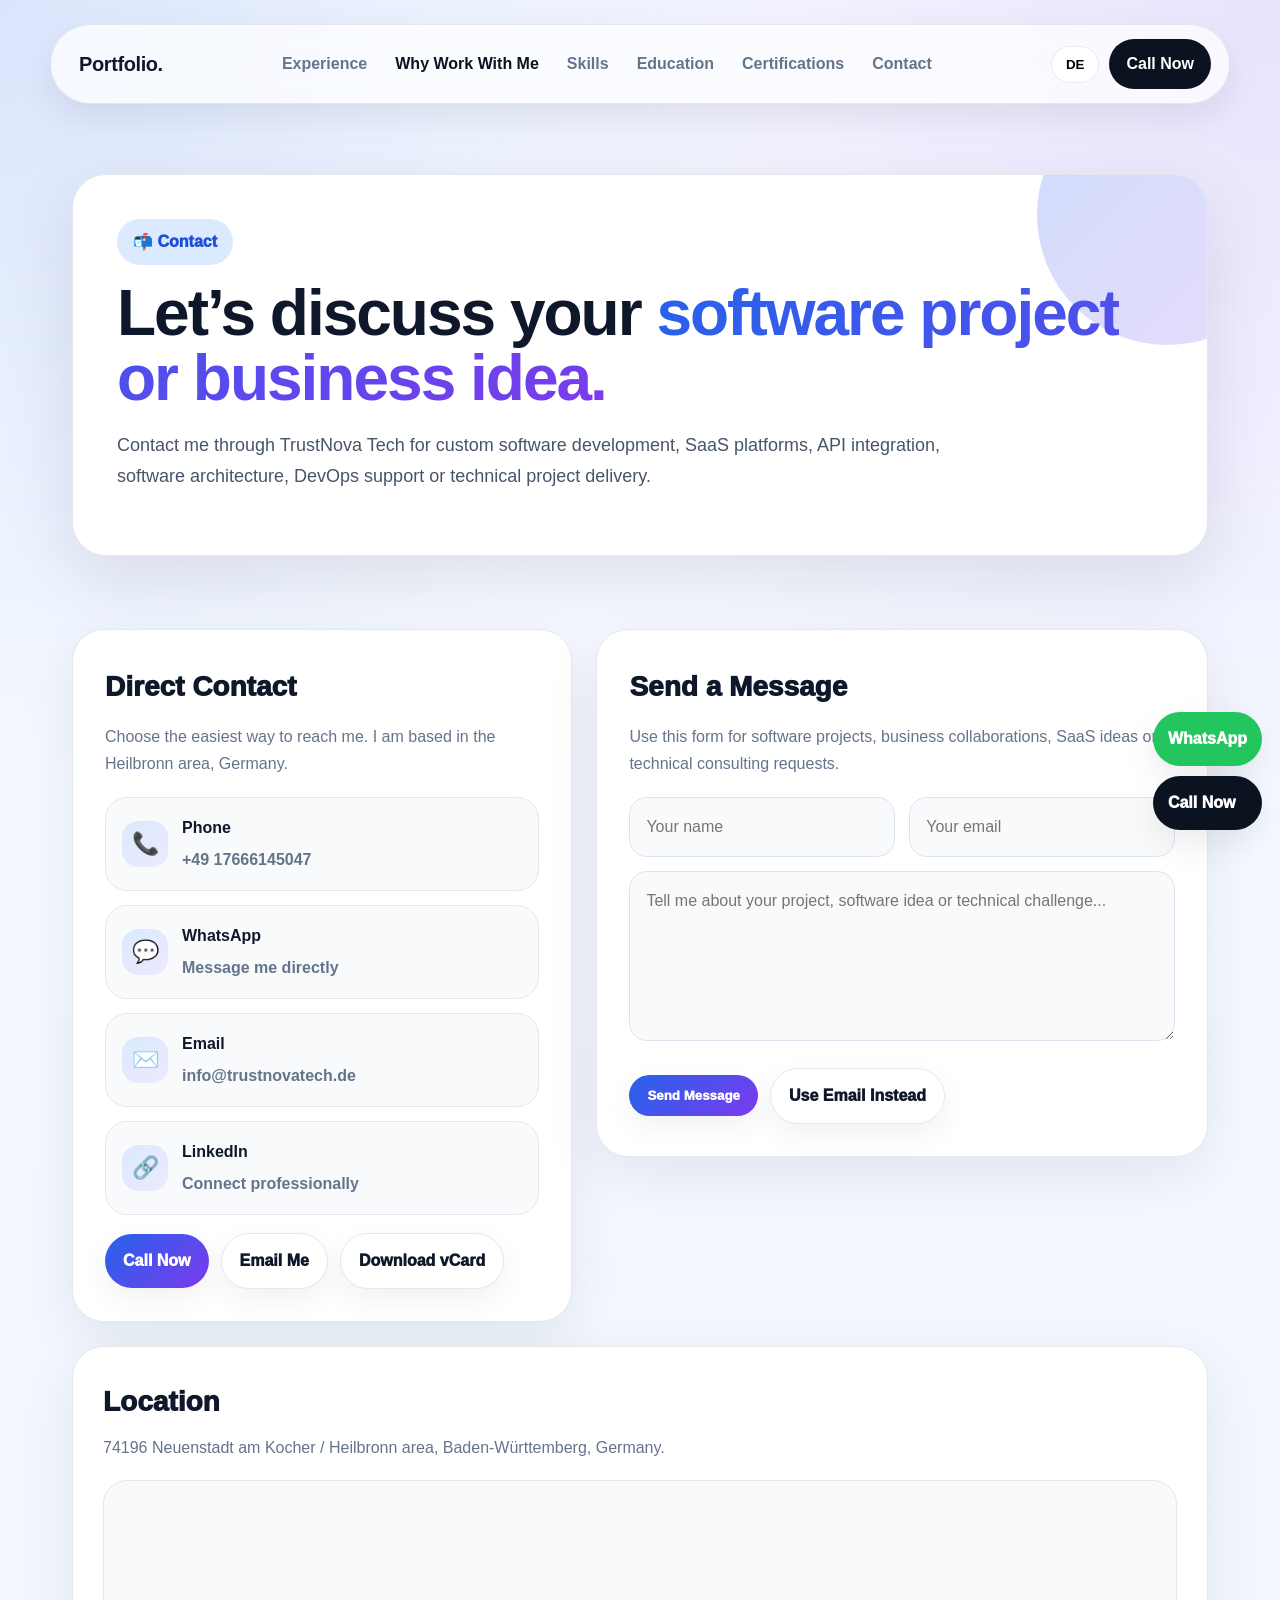
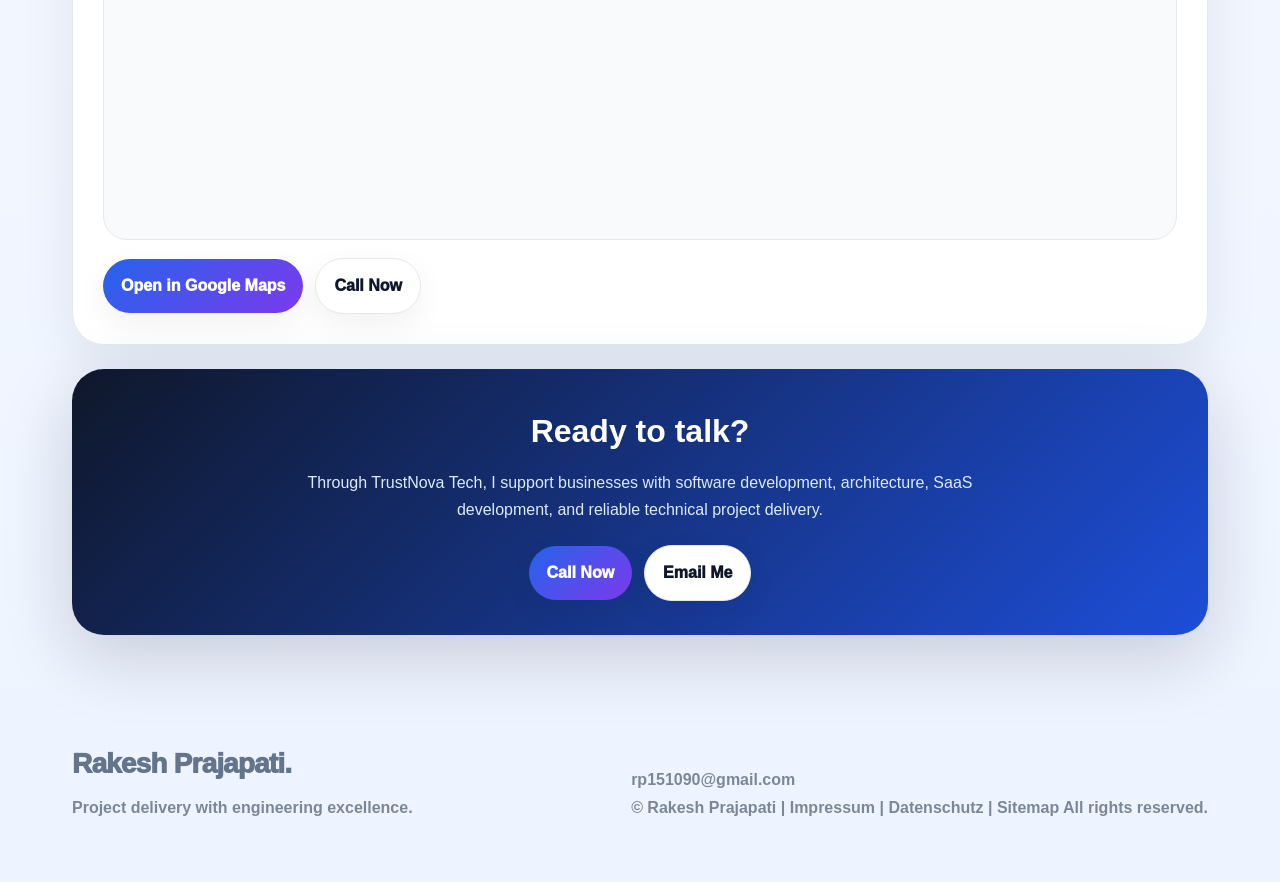
<file: contact.html>
<!doctype html>
<html lang="en">
    <head>
        <meta charset="utf-8">
        <meta name="viewport" content="width=device-width, initial-scale=1">
        <title>Contact | Rakesh Prajapati — Founder of TrustNova Tech</title>
        <meta name="description" content="Contact Rakesh Prajapati, founder of TrustNova Tech, for software projects, SaaS development, software architecture, API integration and technical project delivery in Germany and Europe.">
        <meta name="keywords" content="Contact Rakesh Prajapati, Senior Software Engineer Germany, IT Project Manager Germany, PHP Developer Germany">
        <meta name="author" content="Rakesh Prajapati">
        <link rel="canonical" href="https://rakeshprajapati.de/contact.html">

        <meta property="og:title" content="Contact | Rakesh Prajapati">
        <meta property="og:description" content="Contact Rakesh Prajapati via call, WhatsApp, email or LinkedIn.">
        <meta property="og:type" content="website">
        <meta property="og:url" content="https://rakeshprajapati.de/contact.html">

        <link rel="stylesheet" href="assets/style.css">

        <script type="application/ld+json">
            {
            "@context":"https://schema.org",
            "@type":"Person",
            "name":"Rakesh Prajapati",
            "url":"https://rakeshprajapati.de/",
            "jobTitle":"Founder of TrustNova Tech, Software Architect and IT Project Manager",
            "email":"mailto:info@trustnovatech.de",
            "telephone":"+49 17666145047",
            "address":{
            "@type":"PostalAddress",
            "addressLocality":"Heilbronn",
            "addressRegion":"Baden-Württemberg",
            "addressCountry":"DE"
            },
            "sameAs":["https://www.linkedin.com/in/rakesh-prajapati-83124238"]
            }
        </script>

        <style>
            body{
                background:
                    radial-gradient(circle at top left, rgba(37,99,235,.14), transparent 28%),
                    radial-gradient(circle at top right, rgba(124,58,237,.12), transparent 30%),
                    linear-gradient(180deg,#f8fbff,#eef4ff);
                color:#0f172a;
            }

            .contact-hero{
                padding:70px 0 35px;
            }

            .contact-hero-card{
                padding:44px;
                border-radius:34px;
                background:#fff;
                border:1px solid #e5e7eb;
                box-shadow:0 24px 70px rgba(15,23,42,.10);
                position:relative;
                overflow:hidden;
            }

            .contact-hero-card:before{
                content:"";
                position:absolute;
                right:-90px;
                top:-90px;
                width:260px;
                height:260px;
                border-radius:50%;
                background:linear-gradient(135deg,rgba(37,99,235,.22),rgba(124,58,237,.18));
            }

            .contact-hero-card > *{
                position:relative;
                z-index:1;
            }

            .contact-badge{
                display:inline-flex;
                padding:9px 16px;
                border-radius:999px;
                background:#dbeafe;
                color:#1d4ed8;
                font-weight:950;
                margin-bottom:16px;
            }

            .contact-title{
                font-size:clamp(38px,5vw,64px);
                line-height:1.02;
                letter-spacing:-2px;
                margin:0 0 16px;
                color:#0f172a;
            }

            .contact-title span{
                background:linear-gradient(135deg,#2563eb,#7c3aed);
                -webkit-background-clip:text;
                color:transparent;
            }

            .contact-sub{
                color:#475569;
                font-size:18px;
                line-height:1.75;
                max-width:860px;
            }

            .contact-section{
                padding:38px 0 60px;
            }

            .contact-grid{
                display:grid;
                grid-template-columns:.9fr 1.1fr;
                gap:24px;
                align-items:start;
            }

            .contact-card{
                padding:32px;
                border-radius:32px;
                background:#fff;
                border:1px solid #e5e7eb;
                box-shadow:0 18px 55px rgba(15,23,42,.08);
                transition:.25s;
            }

            .contact-card:hover{
                transform:translateY(-5px);
                box-shadow:0 28px 80px rgba(15,23,42,.14);
            }

            .contact-card h2{
                margin:0 0 12px;
                color:#0f172a;
                font-size:28px;
                font-weight:950;
            }

            .contact-card p{
                color:#64748b;
                line-height:1.7;
                margin:0 0 20px;
            }

            .contact-options{
                display:grid;
                gap:14px;
            }

            .contact-option{
                display:flex;
                align-items:center;
                gap:14px;
                padding:16px;
                border-radius:22px;
                background:#f8fafc;
                border:1px solid #e5e7eb;
                transition:.2s;
            }

            .contact-option:hover{
                background:#eff6ff;
                transform:translateY(-2px);
            }

            .contact-icon{
                width:46px;
                height:46px;
                border-radius:16px;
                display:grid;
                place-items:center;
                background:linear-gradient(135deg,#dbeafe,#ede9fe);
                font-size:22px;
                flex:0 0 auto;
            }

            .contact-option strong{
                display:block;
                color:#0f172a;
                margin-bottom:4px;
            }

            .contact-option span{
                color:#64748b;
                font-weight:750;
                word-break:break-word;
            }

            .form-grid{
                display:grid;
                grid-template-columns:1fr 1fr;
                gap:14px;
            }

            .input{
                width:100%;
                padding:15px 16px;
                border-radius:18px;
                border:1px solid #dbe3ef;
                background:#f8fafc;
                color:#0f172a;
                font:inherit;
                outline:none;
                transition:.2s;
            }

            .input:focus{
                border-color:#2563eb;
                background:#fff;
                box-shadow:0 0 0 4px rgba(37,99,235,.10);
            }

            textarea.input{
                min-height:170px;
                resize:vertical;
            }

            .ctaRow{
                display:flex;
                flex-wrap:wrap;
                gap:12px;
                margin-top:18px;
            }

            .cta{
                display:inline-flex;
                align-items:center;
                justify-content:center;
                padding:13px 18px;
                border-radius:999px;
                background:#fff;
                color:#0f172a;
                border:1px solid #e5e7eb;
                font-weight:950;
                transition:.25s;
                box-shadow:0 10px 30px rgba(15,23,42,.06);
            }

            .cta:hover{
                transform:translateY(-3px);
                box-shadow:0 18px 45px rgba(15,23,42,.12);
            }

            .ctaPrimary{
                color:#fff;
                border:0;
                background:linear-gradient(135deg,#2563eb,#7c3aed);
            }

            .map-card{
                margin-top:24px;
                padding:30px;
                border-radius:32px;
                background:#fff;
                border:1px solid #e5e7eb;
                box-shadow:0 18px 55px rgba(15,23,42,.08);
            }

            .map-card h2{
                margin:0 0 8px;
                color:#0f172a;
                font-size:28px;
                font-weight:950;
            }

            .map-card p{
                color:#64748b;
                margin:0 0 18px;
            }

            .map-frame{
                border-radius:24px;
                overflow:hidden;
                border:1px solid #e5e7eb;
                height:360px;
                background:#f8fafc;
            }

            .map-frame iframe{
                width:100%;
                height:100%;
                border:0;
            }

            .trust-panel{
                margin-top:24px;
                padding:34px;
                border-radius:32px;
                background:linear-gradient(135deg,#0f172a,#1d4ed8);
                color:#fff;
                text-align:center;
                box-shadow:0 22px 70px rgba(15,23,42,.18);
            }

            .trust-panel h2{
                margin:0 0 10px;
                font-size:32px;
            }

            .trust-panel p{
                color:#dbeafe;
                max-width:760px;
                margin:0 auto 22px;
                line-height:1.7;
            }

            .reveal{
                opacity:0;
                transform:translateY(24px);
                transition:opacity .7s ease, transform .7s ease;
            }

            .reveal.show{
                opacity:1;
                transform:none;
            }

            @media(max-width:900px){
                .contact-grid,
                .form-grid{
                    grid-template-columns:1fr;
                }

                .contact-hero-card,
                .contact-card,
                .map-card,
                .trust-panel{
                    padding:26px;
                }

                .contact-title{
                    letter-spacing:-1px;
                }

                .map-frame{
                    height:320px;
                }
            }


            /* FINAL BEAUTIFUL MOBILE MENU */
            @media (max-width: 900px) {
                .nav.mobile-open {
                    position: fixed !important;
                    top: 24px !important;
                    left: 16px !important;
                    right: 16px !important;
                    width: auto !important;
                    max-height: calc(100vh - 48px);
                    overflow-y: auto;

                    display: grid !important;
                    grid-template-columns: 1fr auto !important;
                    align-items: center !important;

                    padding: 42px 32px !important;
                    border-radius: 32px !important;
                    background: rgba(255,255,255,.97) !important;
                    box-shadow: 0 22px 70px rgba(15,23,42,.18) !important;
                    z-index: 100000 !important;
                }

                .nav.mobile-open .brand {
                    grid-column: 1 !important;
                    grid-row: 1 !important;
                    font-size: 30px !important;
                    line-height: 1 !important;
                }

                .nav.mobile-open .menu-toggle {
                    grid-column: 2 !important;
                    grid-row: 1 !important;
                    width: 58px !important;
                    height: 58px !important;
                    border-radius: 50% !important;
                    font-size: 30px !important;
                }

                .nav.mobile-open .menu {
                    grid-column: 1 / -1 !important;
                    display: flex !important;
                    flex-direction: column !important;
                    align-items: center !important;
                    gap: 22px !important;

                    width: 100% !important;
                    margin: 34px 0 24px !important;
                    padding: 30px 0 0 !important;
                    border-top: 1px solid #e5e7eb !important;

                    overflow: visible !important;
                }

                .nav.mobile-open .navlink {
                    display: block !important;
                    width: 100% !important;
                    max-width: 100% !important;

                    text-align: center !important;
                    font-size: 22px !important;
                    font-weight: 900 !important;
                    line-height: 1.25 !important;
                    color: #64748b !important;

                    white-space: normal !important;
                    word-break: normal !important;
                }

                .nav.mobile-open .actions {
                    grid-column: 1 / -1 !important;
                    display: flex !important;
                    flex-direction: column !important;
                    gap: 14px !important;
                    width: 100% !important;
                }

                .nav.mobile-open .actions .btn,
                .nav.mobile-open .actions a,
                .nav.mobile-open .actions button {
                    width: 100% !important;
                    min-height: 58px !important;
                    border-radius: 999px !important;
                    justify-content: center !important;
                    text-align: center !important;
                    font-size: 18px !important;
                    font-weight: 900 !important;
                }
            }
            /* ===== FINAL MOBILE MENU BUTTON ===== */
            .menu-toggle {
                width: 52px;
                height: 52px;
                border-radius: 50%;
                border: 1px solid #e5e7eb;
                background: rgba(255,255,255,0.9);
                display: none;
                align-items: center;
                justify-content: center;
                flex-direction: column;
                gap: 5px;
                cursor: pointer;
                box-shadow: 0 10px 30px rgba(15,23,42,.08);
                backdrop-filter: blur(8px);
                z-index: 100001;
            }

            .menu-toggle span {
                width: 22px;
                height: 2px;
                background: #0f172a;
                border-radius: 2px;
                transition: 0.3s ease;
            }

            /* ANIMATION → X */
            .nav.mobile-open .menu-toggle span:nth-child(1) {
                transform: translateY(7px) rotate(45deg);
            }

            .nav.mobile-open .menu-toggle span:nth-child(2) {
                opacity: 0;
            }

            .nav.mobile-open .menu-toggle span:nth-child(3) {
                transform: translateY(-7px) rotate(-45deg);
            }

            /* MOBILE ONLY */
            @media (max-width: 900px) {
                .menu-toggle {
                    display: flex !important;
                }
            }

            /* ===== FIX MENU DESIGN ===== */
            @media (max-width: 900px) {
                .nav.mobile-open {
                    position: fixed;
                    top: 20px;
                    left: 16px;
                    right: 16px;
                    border-radius: 28px;
                    padding: 28px 22px;
                    background: rgba(255,255,255,0.97);
                    box-shadow: 0 25px 70px rgba(15,23,42,.18);
                    z-index: 100000;
                }

                .nav.mobile-open .menu {
                    display: flex !important;
                    flex-direction: column;
                    align-items: center;
                    gap: 18px;
                    margin-top: 20px;
                    border-top: 1px solid #e5e7eb;
                    padding-top: 20px;
                }

                .nav.mobile-open .navlink {
                    font-size: 20px;
                    font-weight: 800;
                    color: #64748b;
                    text-align: center;
                }

                .nav.mobile-open .actions {
                    display: flex !important;
                    flex-direction: column;
                    gap: 12px;
                    margin-top: 20px;
                }

                .nav.mobile-open .btn {
                    width: 100%;
                    text-align: center;
                }
            }

            /* ===== PREVENT FLOAT BUTTON OVERLAP ===== */
            .whatsapp-float,
            .call-float {
                z-index: 10 !important;
            }
            /* ===== FINAL CLEAN MOBILE MENU ===== */

            /* BUTTON */
            .menu-toggle {
                width: 52px;
                height: 52px;
                border-radius: 50%;
                border: 1px solid #e5e7eb;
                background: rgba(255,255,255,0.9);
                display: none;
                align-items: center;
                justify-content: center;
                flex-direction: column;
                gap: 5px;
                cursor: pointer;
                box-shadow: 0 10px 30px rgba(15,23,42,.08);
                backdrop-filter: blur(8px);
                z-index: 1001;
            }

            .menu-toggle span {
                width: 22px;
                height: 2px;
                background: #0f172a;
                border-radius: 2px;
                transition: 0.3s ease;
            }

            /* ANIMATION */
            .nav.mobile-open .menu-toggle span:nth-child(1) {
                transform: translateY(7px) rotate(45deg);
            }
            .nav.mobile-open .menu-toggle span:nth-child(2) {
                opacity: 0;
            }
            .nav.mobile-open .menu-toggle span:nth-child(3) {
                transform: translateY(-7px) rotate(-45deg);
            }

            /* MOBILE */
            @media (max-width: 900px) {

                .menu-toggle {
                    display: flex;
                }

                .menu,
                .actions {
                    display: none;
                }

                .nav.mobile-open {
                    position: fixed;
                    top: 20px;
                    left: 16px;
                    right: 16px;
                    border-radius: 28px;
                    padding: 26px;
                    background: rgba(255,255,255,0.97);
                    box-shadow: 0 25px 70px rgba(15,23,42,.18);
                    z-index: 1000;
                }

                .nav.mobile-open .menu {
                    display: flex;
                    flex-direction: column;
                    align-items: center;
                    gap: 18px;
                    margin-top: 20px;
                    padding-top: 20px;
                    border-top: 1px solid #e5e7eb;
                }

                .nav.mobile-open .navlink {
                    font-size: 20px;
                    font-weight: 800;
                    color: #64748b;
                    text-align: center;
                }

                .nav.mobile-open .actions {
                    display: flex;
                    flex-direction: column;
                    gap: 12px;
                    margin-top: 20px;
                }

                .nav.mobile-open .btn {
                    width: 100%;
                    text-align: center;
                }
            }

            /* DESKTOP */
            @media (min-width: 901px) {
                .menu-toggle {
                    display: none;
                }

                .menu {
                    display: flex;
                }

                .actions {
                    display: flex;
                }
            }
            /* ===== CLEAN MOBILE MENU ===== */

            .menu-toggle {
                width: 52px;
                height: 52px;
                border-radius: 50%;
                border: 1px solid #e5e7eb;
                background: rgba(255,255,255,0.95);
                display: none;
                align-items: center;
                justify-content: center;
                flex-direction: column;
                gap: 5px;
                cursor: pointer;
                z-index: 99999;
            }

            .menu-toggle span {
                width: 22px;
                height: 2px;
                background: #0f172a;
                transition: 0.3s;
            }

            /* ANIMATION */
            .nav.mobile-open .menu-toggle span:nth-child(1) {
                transform: translateY(7px) rotate(45deg);
            }
            .nav.mobile-open .menu-toggle span:nth-child(2) {
                opacity: 0;
            }
            .nav.mobile-open .menu-toggle span:nth-child(3) {
                transform: translateY(-7px) rotate(-45deg);
            }

            /* MOBILE */
            @media (max-width: 900px) {

                .menu-toggle {
                    display: flex;
                }

                .menu,
                .actions {
                    display: none;
                }

                .nav.mobile-open {
                    position: fixed;
                    top: 20px;
                    left: 16px;
                    right: 16px;
                    padding: 28px;
                    border-radius: 28px;
                    background: #ffffff;
                    z-index: 99998;
                    box-shadow: 0 25px 70px rgba(0,0,0,0.2);
                }

                .nav.mobile-open .menu {
                    display: flex;
                    flex-direction: column;
                    align-items: center;
                    gap: 20px;
                    margin-top: 20px;
                }

                .nav.mobile-open .navlink {
                    font-size: 20px;
                    font-weight: 700;
                    color: #333;
                }

                .nav.mobile-open .actions {
                    display: flex;
                    flex-direction: column;
                    gap: 12px;
                    margin-top: 20px;
                }

                .nav.mobile-open .btn {
                    width: 100%;
                }
            }

            /* DESKTOP */
            @media (min-width: 901px) {
                .menu-toggle {
                    display: none;
                }
                .menu {
                    display: flex;
                }
                .actions {
                    display: flex;
                }
            }
        </style>
    </head>

    <body>

        <div class="container navWrap">
            <div class="nav" id="mainNav">
                <a class="brand" href="index.html">Portfolio.</a>
                <button class="menu-toggle" id="menuToggle" aria-label="Menu">
                    <span></span>
                    <span></span>
                    <span></span>
                </button>
                <div class="menu">
                    <a href="experience.html" class="navlink" data-i18n="nav.experience">Experience</a>
                    <a href="value.html" class="navlink active" data-i18n="nav.value">Why Work With Me</a>
                    <a href="skills.html" class="navlink" data-i18n="nav.skills">Skills</a>
                    <a href="education.html" class="navlink" data-i18n="nav.education">Education</a>
                    <a href="certifications.html" class="navlink" data-i18n="nav.certs">Certifications</a>
                    <!--<a href="documents.html" class="navlink" data-i18n="nav.docs">Documents</a>-->
                    <a href="contact.html" class="navlink" data-i18n="nav.contact">Contact</a>
                </div>

                <div class="actions">
                    <button class="btn" type="button" id="langToggle">DE</button>
                    <a class="btn btnPrimary" href="tel:+4917666145047" data-i18n="nav.callNow">Call Now</a>
                </div>
            </div>
        </div>

        <section class="contact-hero">
            <div class="container">
                <div class="contact-hero-card reveal">
                    <div class="contact-badge" data-i18n="contact.badge">📬 Contact</div>

                    <h1 class="contact-title" data-i18n="contact.title">
                        Let’s discuss your <span>software project or business idea.</span>
                    </h1>

                    <p class="contact-sub" data-i18n="contact.subtitle">
                        Contact me through TrustNova Tech for custom software development, SaaS platforms, API integration, software architecture, DevOps support or technical project delivery.
                    </p>
                </div>
            </div>
        </section>

        <section class="contact-section">
            <div class="container">

                <div class="contact-grid">
                    <div class="contact-card reveal">
                        <h2 data-i18n="contact.direct">Direct Contact</h2>
                        <p data-i18n="contact.directText">Choose the easiest way to reach me. I am based in the Heilbronn area, Germany.</p>

                        <div class="contact-options">
                            <a class="contact-option" href="tel:+4917666145047">
                                <div class="contact-icon">📞</div>
                                <div>
                                    <strong data-i18n="contact.phone">Phone</strong>
                                    <span>+49 17666145047</span>
                                </div>
                            </a>

                            <a class="contact-option" href="https://wa.me/4917666145047" target="_blank" rel="noopener">
                                <div class="contact-icon">💬</div>
                                <div>
                                    <strong data-i18n="contact.whatsapp">WhatsApp</strong>
                                    <span data-i18n="contact.whatsappText">Message me directly</span>
                                </div>
                            </a>

                            <a class="contact-option" href="mailto:info@trustnovatech.de">
                                <div class="contact-icon">✉️</div>
                                <div>
                                    <strong data-i18n="contact.email">Email</strong>
                                    <span>info@trustnovatech.de</span>
                                </div>
                            </a>

                            <a class="contact-option" href="https://www.linkedin.com/in/rakesh-prajapati-83124238" target="_blank" rel="noopener">
                                <div class="contact-icon">🔗</div>
                                <div>
                                    <strong data-i18n="contact.linkedin">LinkedIn</strong>
                                    <span data-i18n="contact.linkedinText">Connect professionally</span>
                                </div>
                            </a>


                        </div>

                        <div class="ctaRow">
                            <a class="cta ctaPrimary" href="tel:+4917666145047" data-i18n="common.callNow">Call Now</a>
                            <a class="cta" href="mailto:info@trustnovatech.de" data-i18n="common.emailMe">Email Me</a>
                            <a class="cta" href="assets/Rakesh_Prajapati.vcf" download data-i18n="contact.downloadVcard">Download vCard</a>
                        </div>
                    </div>

                    <div class="contact-card reveal">
                        <h2 data-i18n="contact.form">Send a Message</h2>
                        <p data-i18n="contact.formText">
                            Use this form for software projects, business collaborations, SaaS ideas or technical consulting requests.
                        </p>
                        <div id="formMessage" style="display:none; padding:12px; border-radius:10px; margin-bottom:15px; font-weight:600;"></div>
                        <form action="contact.php" method="POST">
                            <input type="text" name="company" style="display:none" tabindex="-1" autocomplete="off">

                            <div class="form-grid">
                                <input class="input" name="name" placeholder="Your name" data-i18n="contact.namePlaceholder" required>
                                <input class="input" name="email" placeholder="Your email" type="email" data-i18n="contact.emailPlaceholder" required>
                            </div>

                            <div style="margin-top:14px">
                                <textarea class="input" name="message" placeholder="Tell me about your project, software idea or technical challenge..." data-i18n="contact.messagePlaceholder" required></textarea>
                            </div>

                            <div class="ctaRow">
                                <button class="cta ctaPrimary" type="submit" data-i18n="contact.sendMessage">Send Message</button>
                                <a class="cta" href="mailto:info@trustnovatech.de" data-i18n="contact.useEmail">Use Email Instead</a>
                            </div>
                        </form>
                    </div>
                </div>

                <div class="map-card reveal">
                    <h2 data-i18n="contact.location">Location</h2>
                    <p data-i18n="contact.locationText">74196 Neuenstadt am Kocher / Heilbronn area, Baden-Württemberg, Germany.</p>

                    <div class="map-frame">
                        <iframe
                            title="Map"
                            loading="lazy"
                            referrerpolicy="no-referrer-when-downgrade"
                            src="https://www.google.com/maps?q=74196%20Neuenstadt,%20Baden-W%C3%BCrttemberg,%20Germany&output=embed">
                        </iframe>
                    </div>
 
                    <div class="ctaRow">
                        <a class="cta ctaPrimary" href="https://www.google.com/maps?q=74196%20Neuenstadt,%20Baden-W%C3%BCrttemberg,%20Germany" target="_blank" rel="noopener" data-i18n="contact.openMaps">
                            Open in Google Maps
                        </a>
                        <a class="cta" href="tel:+4917666145047" data-i18n="common.callNow">Call Now</a>
                    </div>
                </div> 

                <div class="trust-panel reveal">
                    <h2 data-i18n="contact.ready.title">Ready to talk?</h2>

                    <p data-i18n="contact.ready.text">
                        Through TrustNova Tech, I support businesses with software development, architecture, SaaS development, and reliable technical project delivery.
                    </p>

                    <div class="ctaRow" style="justify-content:center">
                        <a class="cta ctaPrimary" href="tel:+4917666145047" data-i18n="common.callNow">Call Now</a>

                        <a class="cta" href="mailto:info@trustnovatech.de" data-i18n="common.emailMe">Email Me</a>

                        <!--<a class="cta" href="documents.html" data-i18n="common.viewDocuments">View Documents</a>-->
                    </div>
                </div>

            </div>
        </section>

        <div id="footerMount"></div>

        <script src="assets/i18n.js"></script>
        <script src="assets/app.js"></script>

        <script>

            document.addEventListener('DOMContentLoaded', function () {
                const nav = document.getElementById('mainNav');
                const toggle = document.getElementById('menuToggle');

                if (nav && toggle) {
                    toggle.addEventListener('click', function () {
                        nav.classList.toggle('mobile-open');
                    });
                }
            });



            const revealItems = document.querySelectorAll('.reveal');

            const observer = new IntersectionObserver(function (entries) {
                entries.forEach(function (entry) {
                    if (entry.isIntersecting) {
                        entry.target.classList.add('show');
                    }
                });
            }, {threshold: 0.15});

            revealItems.forEach(function (item) {
                observer.observe(item);
            });

            fetch('assets/footer.html', {cache: 'no-store'})
                    .then(function (response) {
                        return response.text();
                    })
                    .then(function (html) {
                        const footerMount = document.getElementById('footerMount');
                        if (footerMount) {
                            footerMount.innerHTML = html;
                        }

                        if (window.__setLang) {
                            const saved = localStorage.getItem('site_lang') || 'en';
                            window.__setLang(saved);
                        }
                    })
                    .catch(function () {});
        </script>

    </body>
</html>
</file>
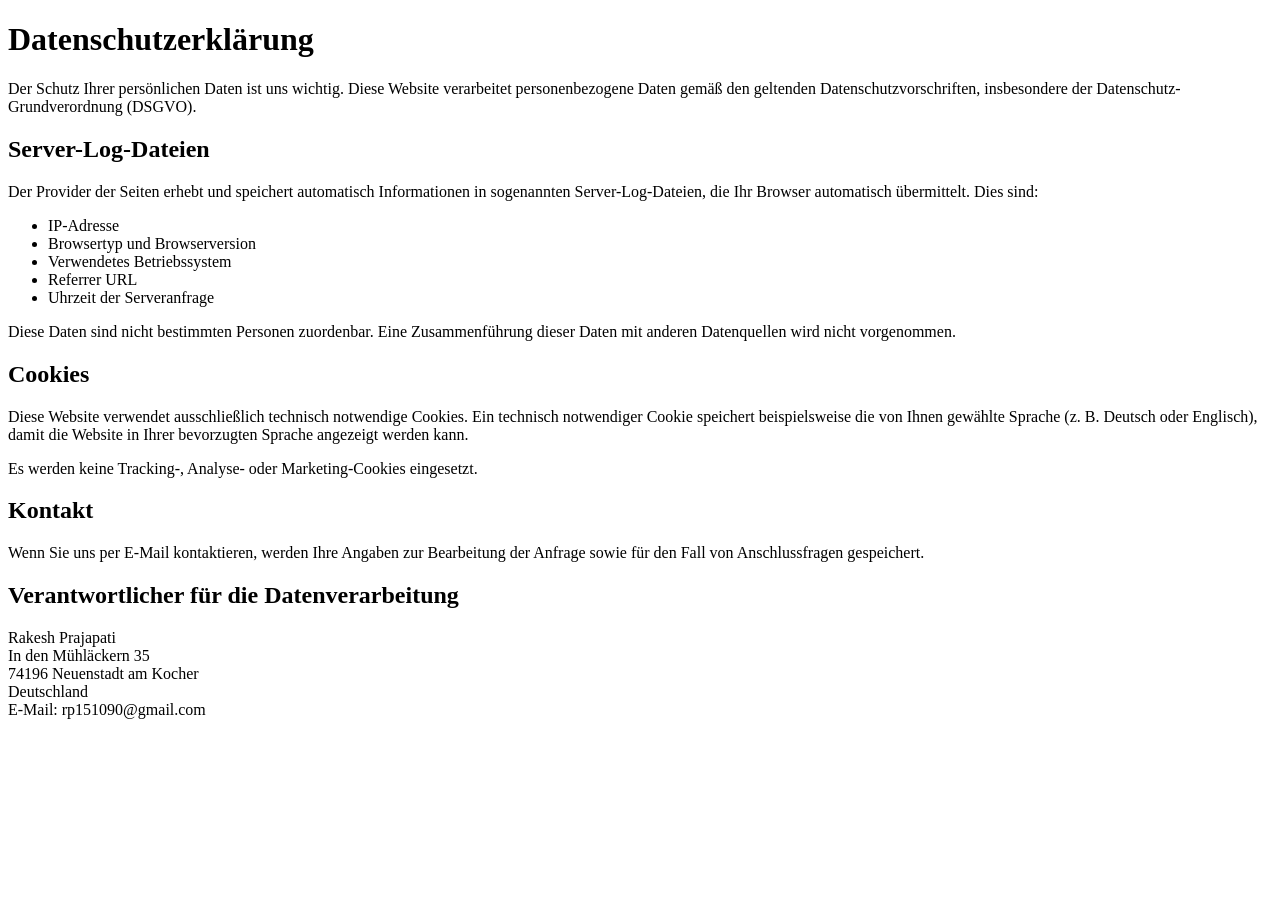
<file: datenschutz.html>
<!DOCTYPE html>
<html lang="de">
<head>
<meta charset="UTF-8">
<title>Datenschutzerklärung</title>
</head>
<body>

<h1>Datenschutzerklärung</h1>

<p>
Der Schutz Ihrer persönlichen Daten ist uns wichtig. Diese Website verarbeitet personenbezogene Daten gemäß den geltenden Datenschutzvorschriften, insbesondere der Datenschutz-Grundverordnung (DSGVO).
</p>

<h2>Server-Log-Dateien</h2>

<p>
Der Provider der Seiten erhebt und speichert automatisch Informationen in sogenannten Server-Log-Dateien, die Ihr Browser automatisch übermittelt. Dies sind:
</p>

<ul>
<li>IP-Adresse</li>
<li>Browsertyp und Browserversion</li>
<li>Verwendetes Betriebssystem</li>
<li>Referrer URL</li>
<li>Uhrzeit der Serveranfrage</li>
</ul>

<p>
Diese Daten sind nicht bestimmten Personen zuordenbar. Eine Zusammenführung dieser Daten mit anderen Datenquellen wird nicht vorgenommen.
</p>

<h2>Cookies</h2>

<p>
Diese Website verwendet ausschließlich technisch notwendige Cookies. Ein technisch notwendiger Cookie speichert beispielsweise die von Ihnen gewählte Sprache (z. B. Deutsch oder Englisch), damit die Website in Ihrer bevorzugten Sprache angezeigt werden kann.
</p>

<p>
Es werden keine Tracking-, Analyse- oder Marketing-Cookies eingesetzt.
</p>

<h2>Kontakt</h2>

<p>
Wenn Sie uns per E-Mail kontaktieren, werden Ihre Angaben zur Bearbeitung der Anfrage sowie für den Fall von Anschlussfragen gespeichert.
</p>

<h2>Verantwortlicher für die Datenverarbeitung</h2>

<p>
Rakesh Prajapati<br>
In den Mühläckern 35<br>
74196 Neuenstadt am Kocher<br>
Deutschland<br>
E-Mail: rp151090@gmail.com
</p>

</body>
</html>
</file>
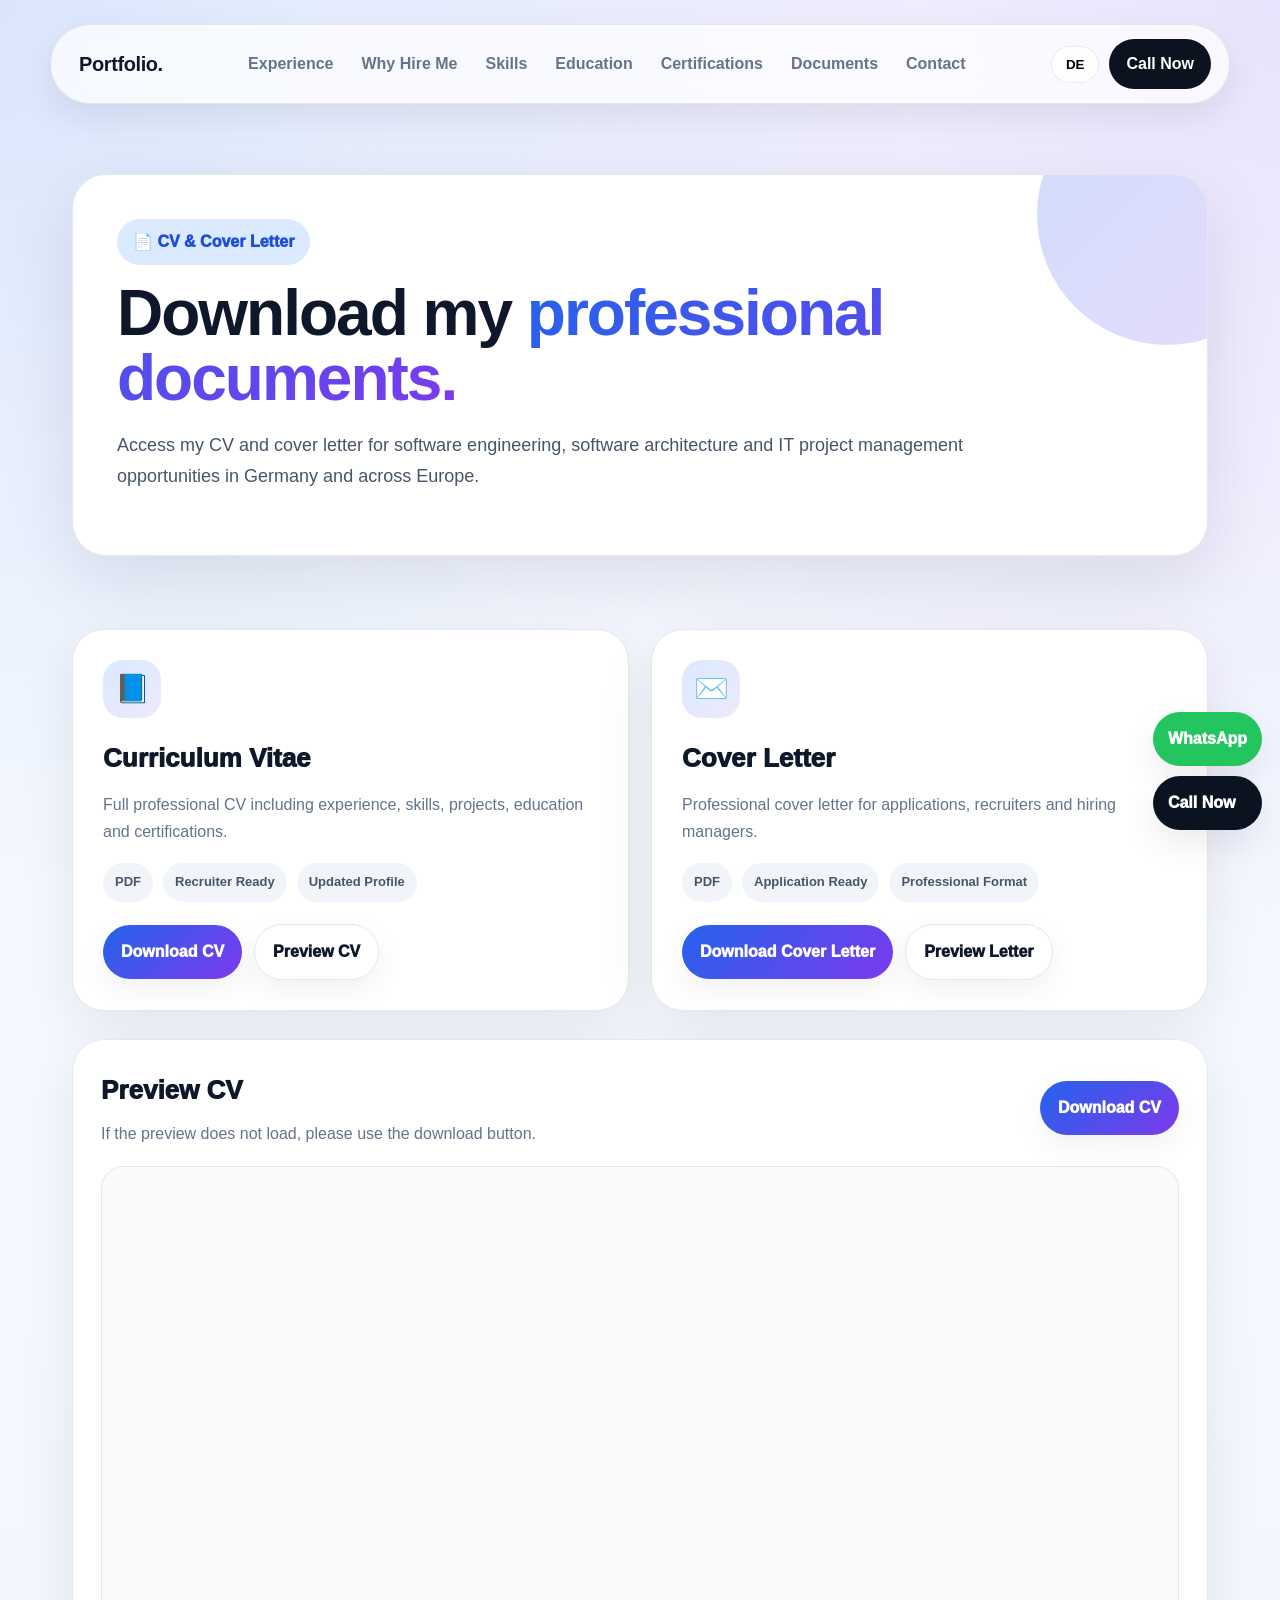
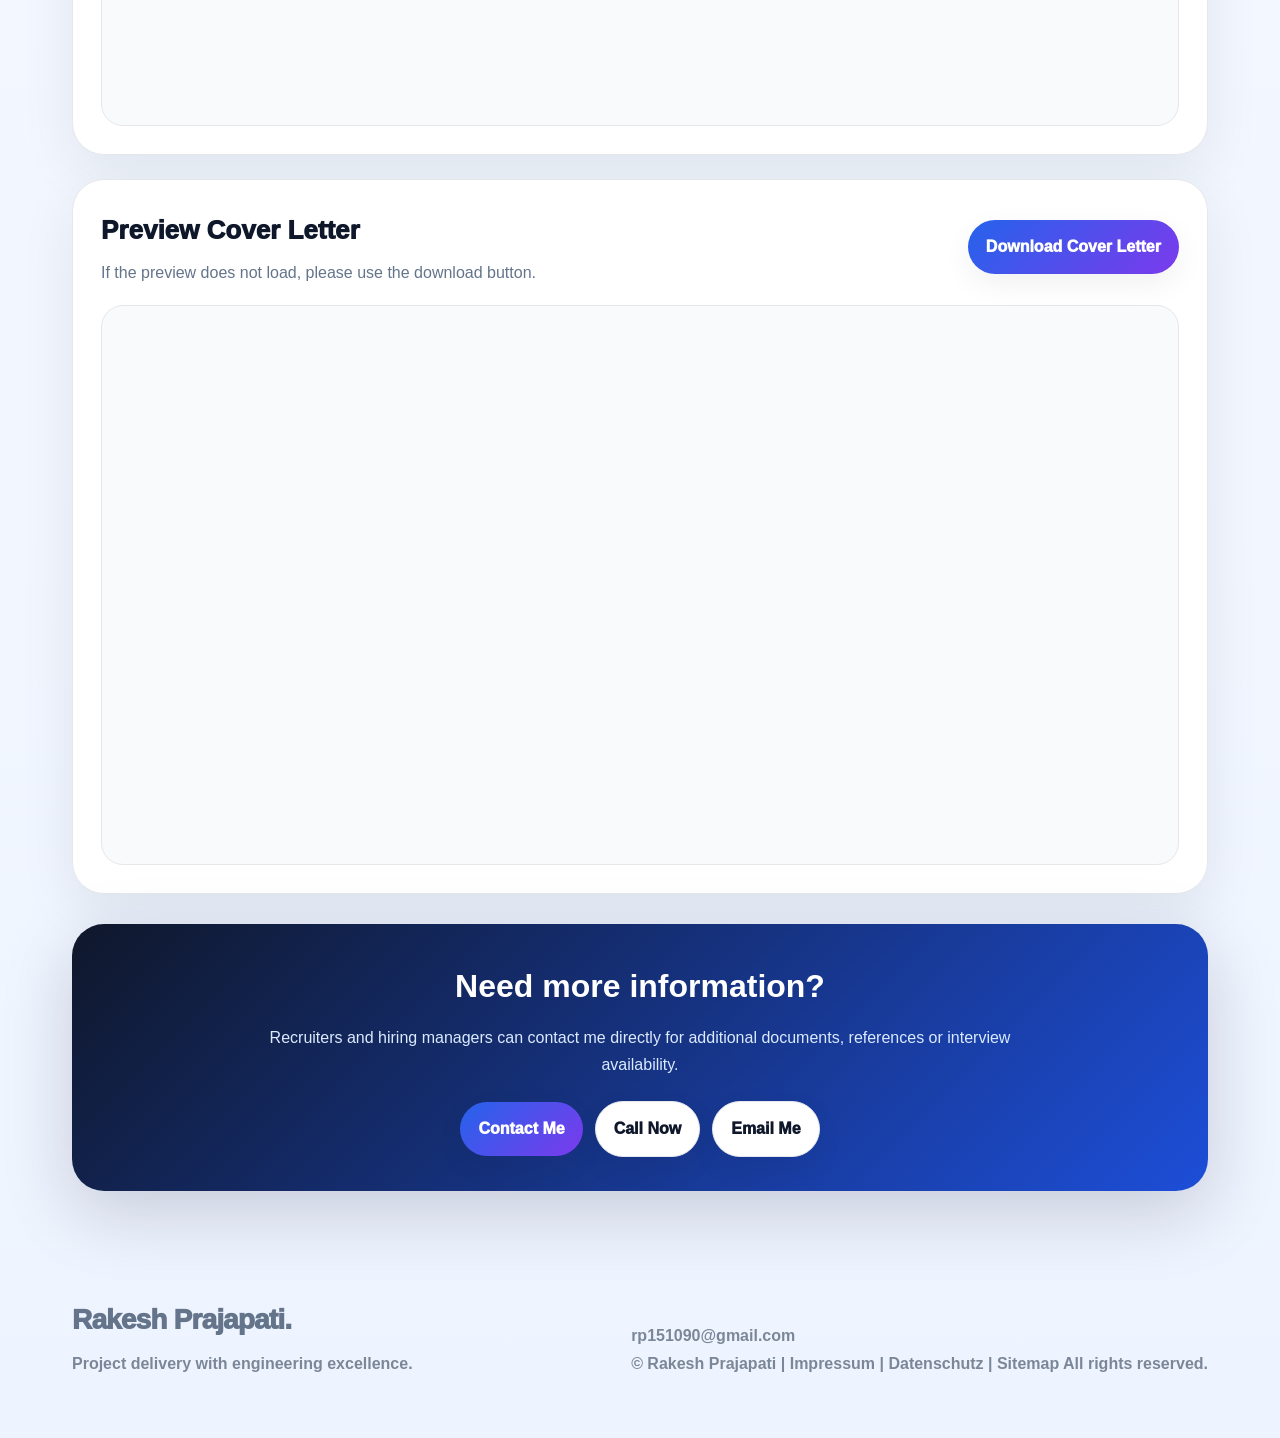
<file: documents.html>
<!doctype html>
<html lang="en">
<head>
  <meta charset="utf-8">
  <meta name="viewport" content="width=device-width, initial-scale=1">

  <title>Documents | Rakesh Prajapati — CV & Cover Letter</title>
  <meta name="description" content="Download Rakesh Prajapati CV and cover letter. Senior Software Engineer, Software Architect and IT Project Manager based in Germany.">
  <meta name="keywords" content="Rakesh Prajapati CV, Rakesh Prajapati Resume, Cover Letter, Senior Software Engineer Germany, IT Project Manager Germany">
  <meta name="author" content="Rakesh Prajapati">
  <link rel="canonical" href="https://rakeshprajapati.de/documents.html">

  <meta property="og:title" content="Documents | Rakesh Prajapati">
  <meta property="og:description" content="Download CV and cover letter of Rakesh Prajapati.">
  <meta property="og:type" content="website">
  <meta property="og:url" content="https://rakeshprajapati.de/documents.html">

  <link rel="stylesheet" href="assets/style.css">

  <style>
    body{
      background:
        radial-gradient(circle at top left, rgba(37,99,235,.14), transparent 28%),
        radial-gradient(circle at top right, rgba(124,58,237,.12), transparent 30%),
        linear-gradient(180deg,#f8fbff,#eef4ff);
      color:#0f172a;
    }

    .docs-hero{
      padding:70px 0 35px;
    }

    .docs-hero-card{
      padding:44px;
      border-radius:34px;
      background:#fff;
      border:1px solid #e5e7eb;
      box-shadow:0 24px 70px rgba(15,23,42,.10);
      position:relative;
      overflow:hidden;
    }

    .docs-hero-card:before{
      content:"";
      position:absolute;
      right:-90px;
      top:-90px;
      width:260px;
      height:260px;
      border-radius:50%;
      background:linear-gradient(135deg,rgba(37,99,235,.22),rgba(124,58,237,.18));
    }

    .docs-hero-card > *{
      position:relative;
      z-index:1;
    }

    .docs-badge{
      display:inline-flex;
      padding:9px 16px;
      border-radius:999px;
      background:#dbeafe;
      color:#1d4ed8;
      font-weight:950;
      margin-bottom:16px;
    }

    .docs-title{
      font-size:clamp(38px,5vw,64px);
      line-height:1.02;
      letter-spacing:-2px;
      margin:0 0 16px;
      color:#0f172a;
    }

    .docs-title span{
      background:linear-gradient(135deg,#2563eb,#7c3aed);
      -webkit-background-clip:text;
      color:transparent;
    }

    .docs-sub{
      color:#475569;
      font-size:18px;
      line-height:1.75;
      max-width:860px;
    }

    .docs-section{
      padding:38px 0 60px;
    }

    .docs-grid{
      display:grid;
      grid-template-columns:repeat(2,1fr);
      gap:22px;
      margin-bottom:28px;
    }

    .doc-card{
      padding:30px;
      border-radius:32px;
      background:#fff;
      border:1px solid #e5e7eb;
      box-shadow:0 18px 55px rgba(15,23,42,.08);
      transition:.25s;
    }

    .doc-card:hover{
      transform:translateY(-6px);
      box-shadow:0 28px 80px rgba(15,23,42,.14);
    }

    .doc-icon{
      width:58px;
      height:58px;
      border-radius:20px;
      display:grid;
      place-items:center;
      background:linear-gradient(135deg,#dbeafe,#ede9fe);
      font-size:28px;
      margin-bottom:18px;
    }

    .doc-card h2{
      margin:0 0 10px;
      font-size:26px;
      color:#0f172a;
      font-weight:950;
    }

    .doc-card p{
      color:#64748b;
      line-height:1.7;
      margin:0 0 18px;
    }

    .doc-meta{
      display:flex;
      flex-wrap:wrap;
      gap:10px;
      margin-bottom:20px;
    }

    .doc-meta span{
      padding:8px 12px;
      border-radius:999px;
      background:#f1f5f9;
      color:#475569;
      font-size:13px;
      font-weight:850;
    }

    .ctaRow{
      display:flex;
      flex-wrap:wrap;
      gap:12px;
    }

    .cta{
      display:inline-flex;
      align-items:center;
      justify-content:center;
      padding:13px 18px;
      border-radius:999px;
      background:#fff;
      color:#0f172a;
      border:1px solid #e5e7eb;
      font-weight:950;
      transition:.25s;
      box-shadow:0 10px 30px rgba(15,23,42,.06);
    }

    .cta:hover{
      transform:translateY(-3px);
      box-shadow:0 18px 45px rgba(15,23,42,.12);
    }

    .ctaPrimary{
      color:#fff;
      border:0;
      background:linear-gradient(135deg,#2563eb,#7c3aed);
    }

    .preview-card{
      margin-top:24px;
      padding:28px;
      border-radius:32px;
      background:#fff;
      border:1px solid #e5e7eb;
      box-shadow:0 18px 55px rgba(15,23,42,.08);
    }

    .preview-head{
      display:flex;
      justify-content:space-between;
      align-items:center;
      gap:16px;
      flex-wrap:wrap;
      margin-bottom:18px;
    }

    .preview-head h2{
      margin:0;
      color:#0f172a;
      font-size:26px;
      font-weight:950;
    }

    .preview-head p{
      margin:6px 0 0;
      color:#64748b;
    }

    .pdf-frame{
      margin-top:14px;
      border-radius:22px;
      overflow:hidden;
      border:1px solid #e5e7eb;
      background:#f8fafc;
      height:560px;
    }

    .pdf-frame iframe{
      width:100%;
      height:100%;
      border:0;
    }

    .trust-panel{
      margin-top:30px;
      padding:34px;
      border-radius:32px;
      background:linear-gradient(135deg,#0f172a,#1d4ed8);
      color:#fff;
      text-align:center;
      box-shadow:0 22px 70px rgba(15,23,42,.18);
    }

    .trust-panel h2{
      margin:0 0 10px;
      font-size:32px;
    }

    .trust-panel p{
      color:#dbeafe;
      max-width:760px;
      margin:0 auto 22px;
      line-height:1.7;
    }

    .reveal{
      opacity:0;
      transform:translateY(24px);
      transition:opacity .7s ease, transform .7s ease;
    }

    .reveal.show{
      opacity:1;
      transform:none;
    }

    @media(max-width:900px){
      .docs-grid{
        grid-template-columns:1fr;
      }

      .docs-hero-card,
      .doc-card,
      .preview-card,
      .trust-panel{
        padding:26px;
      }

      .pdf-frame{
        height:430px;
      }

      .docs-title{
        letter-spacing:-1px;
      }
    }
                /* FINAL BEAUTIFUL MOBILE MENU */
            @media (max-width: 900px) {
                .nav.mobile-open {
                    position: fixed !important;
                    top: 24px !important;
                    left: 16px !important;
                    right: 16px !important;
                    width: auto !important;
                    max-height: calc(100vh - 48px);
                    overflow-y: auto;

                    display: grid !important;
                    grid-template-columns: 1fr auto !important;
                    align-items: center !important;

                    padding: 42px 32px !important;
                    border-radius: 32px !important;
                    background: rgba(255,255,255,.97) !important;
                    box-shadow: 0 22px 70px rgba(15,23,42,.18) !important;
                    z-index: 100000 !important;
                }

                .nav.mobile-open .brand {
                    grid-column: 1 !important;
                    grid-row: 1 !important;
                    font-size: 30px !important;
                    line-height: 1 !important;
                }

                .nav.mobile-open .menu-toggle {
                    grid-column: 2 !important;
                    grid-row: 1 !important;
                    width: 58px !important;
                    height: 58px !important;
                    border-radius: 50% !important;
                    font-size: 30px !important;
                }

                .nav.mobile-open .menu {
                    grid-column: 1 / -1 !important;
                    display: flex !important;
                    flex-direction: column !important;
                    align-items: center !important;
                    gap: 22px !important;

                    width: 100% !important;
                    margin: 34px 0 24px !important;
                    padding: 30px 0 0 !important;
                    border-top: 1px solid #e5e7eb !important;

                    overflow: visible !important;
                }

                .nav.mobile-open .navlink {
                    display: block !important;
                    width: 100% !important;
                    max-width: 100% !important;

                    text-align: center !important;
                    font-size: 22px !important;
                    font-weight: 900 !important;
                    line-height: 1.25 !important;
                    color: #64748b !important;

                    white-space: normal !important;
                    word-break: normal !important;
                }

                .nav.mobile-open .actions {
                    grid-column: 1 / -1 !important;
                    display: flex !important;
                    flex-direction: column !important;
                    gap: 14px !important;
                    width: 100% !important;
                }

                .nav.mobile-open .actions .btn,
                .nav.mobile-open .actions a,
                .nav.mobile-open .actions button {
                    width: 100% !important;
                    min-height: 58px !important;
                    border-radius: 999px !important;
                    justify-content: center !important;
                    text-align: center !important;
                    font-size: 18px !important;
                    font-weight: 900 !important;
                }
            }
            /* ===== FINAL MOBILE MENU BUTTON ===== */
            .menu-toggle {
                width: 52px;
                height: 52px;
                border-radius: 50%;
                border: 1px solid #e5e7eb;
                background: rgba(255,255,255,0.9);
                display: none;
                align-items: center;
                justify-content: center;
                flex-direction: column;
                gap: 5px;
                cursor: pointer;
                box-shadow: 0 10px 30px rgba(15,23,42,.08);
                backdrop-filter: blur(8px);
                z-index: 100001;
            }

            .menu-toggle span {
                width: 22px;
                height: 2px;
                background: #0f172a;
                border-radius: 2px;
                transition: 0.3s ease;
            }

            /* ANIMATION → X */
            .nav.mobile-open .menu-toggle span:nth-child(1) {
                transform: translateY(7px) rotate(45deg);
            }

            .nav.mobile-open .menu-toggle span:nth-child(2) {
                opacity: 0;
            }

            .nav.mobile-open .menu-toggle span:nth-child(3) {
                transform: translateY(-7px) rotate(-45deg);
            }

            /* MOBILE ONLY */
            @media (max-width: 900px) {
                .menu-toggle {
                    display: flex !important;
                }
            }

            /* ===== FIX MENU DESIGN ===== */
            @media (max-width: 900px) {
                .nav.mobile-open {
                    position: fixed;
                    top: 20px;
                    left: 16px;
                    right: 16px;
                    border-radius: 28px;
                    padding: 28px 22px;
                    background: rgba(255,255,255,0.97);
                    box-shadow: 0 25px 70px rgba(15,23,42,.18);
                    z-index: 100000;
                }

                .nav.mobile-open .menu {
                    display: flex !important;
                    flex-direction: column;
                    align-items: center;
                    gap: 18px;
                    margin-top: 20px;
                    border-top: 1px solid #e5e7eb;
                    padding-top: 20px;
                }

                .nav.mobile-open .navlink {
                    font-size: 20px;
                    font-weight: 800;
                    color: #64748b;
                    text-align: center;
                }

                .nav.mobile-open .actions {
                    display: flex !important;
                    flex-direction: column;
                    gap: 12px;
                    margin-top: 20px;
                }

                .nav.mobile-open .btn {
                    width: 100%;
                    text-align: center;
                }
            }

            /* ===== PREVENT FLOAT BUTTON OVERLAP ===== */
            .whatsapp-float,
            .call-float {
                z-index: 10 !important;
            }
            /* ===== FINAL CLEAN MOBILE MENU ===== */

/* BUTTON */
.menu-toggle {
  width: 52px;
  height: 52px;
  border-radius: 50%;
  border: 1px solid #e5e7eb;
  background: rgba(255,255,255,0.9);
  display: none;
  align-items: center;
  justify-content: center;
  flex-direction: column;
  gap: 5px;
  cursor: pointer;
  box-shadow: 0 10px 30px rgba(15,23,42,.08);
  backdrop-filter: blur(8px);
  z-index: 1001;
}

.menu-toggle span {
  width: 22px;
  height: 2px;
  background: #0f172a;
  border-radius: 2px;
  transition: 0.3s ease;
}

/* ANIMATION */
.nav.mobile-open .menu-toggle span:nth-child(1) {
  transform: translateY(7px) rotate(45deg);
}
.nav.mobile-open .menu-toggle span:nth-child(2) {
  opacity: 0;
}
.nav.mobile-open .menu-toggle span:nth-child(3) {
  transform: translateY(-7px) rotate(-45deg);
}

/* MOBILE */
@media (max-width: 900px) {

  .menu-toggle {
    display: flex;
  }

  .menu,
  .actions {
    display: none;
  }

  .nav.mobile-open {
    position: fixed;
    top: 20px;
    left: 16px;
    right: 16px;
    border-radius: 28px;
    padding: 26px;
    background: rgba(255,255,255,0.97);
    box-shadow: 0 25px 70px rgba(15,23,42,.18);
    z-index: 1000;
  }

  .nav.mobile-open .menu {
    display: flex;
    flex-direction: column;
    align-items: center;
    gap: 18px;
    margin-top: 20px;
    padding-top: 20px;
    border-top: 1px solid #e5e7eb;
  }

  .nav.mobile-open .navlink {
    font-size: 20px;
    font-weight: 800;
    color: #64748b;
    text-align: center;
  }

  .nav.mobile-open .actions {
    display: flex;
    flex-direction: column;
    gap: 12px;
    margin-top: 20px;
  }

  .nav.mobile-open .btn {
    width: 100%;
    text-align: center;
  }
}

/* DESKTOP */
@media (min-width: 901px) {
  .menu-toggle {
    display: none;
  }

  .menu {
    display: flex;
  }

  .actions {
    display: flex;
  }
}
  </style>
</head>

<body>

<div class="container navWrap">
            <div class="nav" id="mainNav">
    <a class="brand" href="index.html">Portfolio.</a>

     <button class="menu-toggle" id="menuToggle" aria-label="Menu">
                    <span></span>
                    <span></span>
                    <span></span>
                </button>
    <div class="menu">
      <a href="experience.html" class="navlink" data-i18n="nav.experience">Experience</a>
      <a href="value.html" class="navlink" data-i18n="nav.value">Why Hire Me</a>
      <a href="skills.html" class="navlink" data-i18n="nav.skills">Skills</a>
      <a href="education.html" class="navlink" data-i18n="nav.education">Education</a>
      <a href="certifications.html" class="navlink" data-i18n="nav.certs">Certifications</a>
      <a href="documents.html" class="navlink" data-i18n="nav.docs">Documents</a>
      <a href="contact.html" class="navlink" data-i18n="nav.contact">Contact</a>
    </div>

    <div class="actions">
        <button class="btn" type="button" id="langToggle">DE</button>
        <a class="btn btnPrimary" href="tel:+4917666145047" data-i18n="nav.callNow">Call Now</a>
      </div>
  </div>
</div>

  <section class="docs-hero">
    <div class="container">
      <div class="docs-hero-card reveal">
        <div class="docs-badge" data-i18n="docs.badge">📄 CV & Cover Letter</div>

        <h1 class="docs-title" data-i18n="docs.title">
          Download my <span>professional documents.</span>
        </h1>

        <p class="docs-sub" data-i18n="docs.subtitle">
          Access my CV and cover letter for software engineering, software architecture and IT project management opportunities in Germany and across Europe.
        </p>
      </div>
    </div>
  </section>

  <section class="docs-section">
    <div class="container">

      <div class="docs-grid">
        <article class="doc-card reveal">
          <div class="doc-icon">📘</div>
          <h2 data-i18n="docs.cv.title">Curriculum Vitae</h2>
          <p data-i18n="docs.cv.text">
            Full professional CV including experience, skills, projects, education and certifications.
          </p>

          <div class="doc-meta">
            <span>PDF</span>
            <span data-i18n="docs.meta.recruiterReady">Recruiter Ready</span>
            <span data-i18n="docs.meta.updatedProfile">Updated Profile</span>
          </div>

          <div class="ctaRow">
            <a class="cta ctaPrimary" href="assets/Rakesh_Prajapati_CV.pdf" download data-i18n="common.downloadCV">Download CV</a>
            <a class="cta" href="#cv" data-i18n="common.previewCV">Preview CV</a>
          </div>
        </article>

        <article class="doc-card reveal">
          <div class="doc-icon">✉️</div>
          <h2 data-i18n="docs.cover.title">Cover Letter</h2>
          <p data-i18n="docs.cover.text">
            Professional cover letter for applications, recruiters and hiring managers.
          </p>

          <div class="doc-meta">
            <span>PDF</span>
            <span data-i18n="docs.meta.applicationReady">Application Ready</span>
            <span data-i18n="docs.meta.professionalFormat">Professional Format</span>
          </div>

          <div class="ctaRow">
            <a class="cta ctaPrimary" href="assets/Rakesh_Prajapati_Cover_Letter.pdf" download data-i18n="common.downloadCoverLetter">Download Letter</a>
            <a class="cta" href="#coverletter" data-i18n="common.previewCoverLetter">Preview Letter</a>
          </div>
        </article>
      </div>

      <div class="preview-card reveal" id="cv">
        <div class="preview-head">
          <div>
            <h2 data-i18n="docs.preview.cv">Preview CV</h2>
            <p data-i18n="docs.preview.note">If the preview does not load, please use the download button.</p>
          </div>
          <a class="cta ctaPrimary" href="assets/Rakesh_Prajapati_CV.pdf" download data-i18n="common.downloadCV">Download CV</a>
        </div>

        <div class="pdf-frame">
          <iframe title="Rakesh Prajapati CV" src="assets/Rakesh_Prajapati_CV.pdf" loading="lazy"></iframe>
        </div>
      </div>

      <div class="preview-card reveal" id="coverletter">
        <div class="preview-head">
          <div>
            <h2 data-i18n="docs.preview.cover">Preview Cover Letter</h2>
            <p data-i18n="docs.preview.note">If the preview does not load, please use the download button.</p>
          </div>
          <a class="cta ctaPrimary" href="assets/Rakesh_Prajapati_Cover_Letter.pdf" download data-i18n="common.downloadCoverLetter">Download Cover Letter</a>
        </div>

        <div class="pdf-frame">
          <iframe title="Rakesh Prajapati Cover Letter" src="assets/Rakesh_Prajapati_Cover_Letter.pdf" loading="lazy"></iframe>
        </div>
      </div>

      <div class="trust-panel reveal">
        <h2 data-i18n="docs.needMore.title">Need more information?</h2>
        <p data-i18n="docs.needMore.text">
          Recruiters and hiring managers can contact me directly for additional documents, references or interview availability.
        </p>

        <div class="ctaRow" style="justify-content:center">
          <a class="cta ctaPrimary" href="contact.html" data-i18n="common.contactMe">Contact Me</a>
          <a class="cta" href="tel:+4917666145047" data-i18n="common.callNow">Call Now</a>
          <a class="cta" href="mailto:rp151090@gmail.com" data-i18n="common.emailMe">Email Me</a>
        </div>
      </div>

    </div>
  </section>

  <div id="footerMount"></div>

  <script src="assets/i18n.js"></script>
  <script src="assets/app.js"></script>

  <script>
      
        document.addEventListener('DOMContentLoaded', function () {
                const nav = document.getElementById('mainNav');
                const toggle = document.getElementById('menuToggle');

                if (nav && toggle) {
                    toggle.addEventListener('click', function () {
                        nav.classList.toggle('mobile-open');
                    });
                }
            });
            
    const revealItems = document.querySelectorAll('.reveal');

    const observer = new IntersectionObserver(function(entries){
      entries.forEach(function(entry){
        if(entry.isIntersecting){
          entry.target.classList.add('show');
        }
      });
    }, { threshold: 0.15 });

    revealItems.forEach(function(item){
      observer.observe(item);
    });

    fetch('assets/footer.html', {cache:'no-store'})
      .then(function(response){ return response.text(); })
      .then(function(html){
        const footerMount = document.getElementById('footerMount');
        if(footerMount){ footerMount.innerHTML = html; }

        if(window.__setLang){
          const saved = localStorage.getItem('site_lang') || 'en';
          window.__setLang(saved);
        }
      })
      .catch(function(){});
  </script>

</body>
</html>
</file>
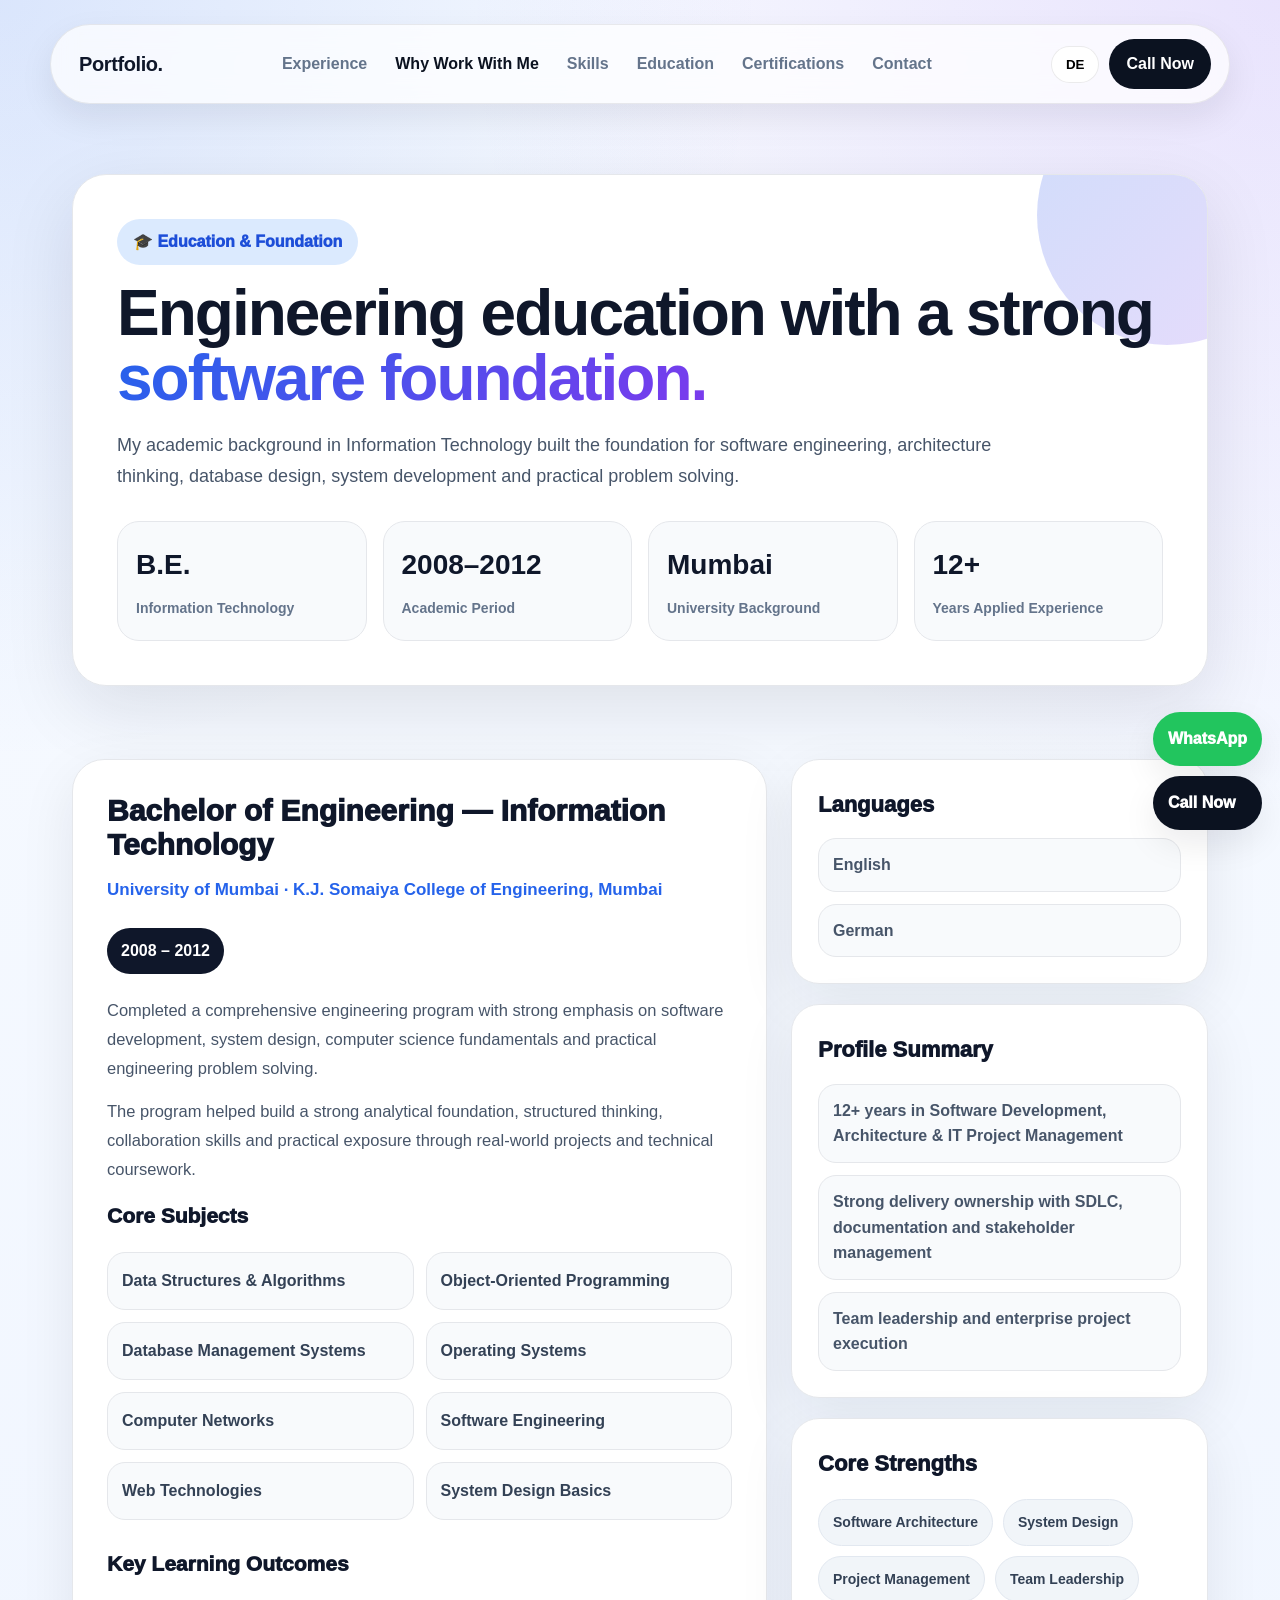
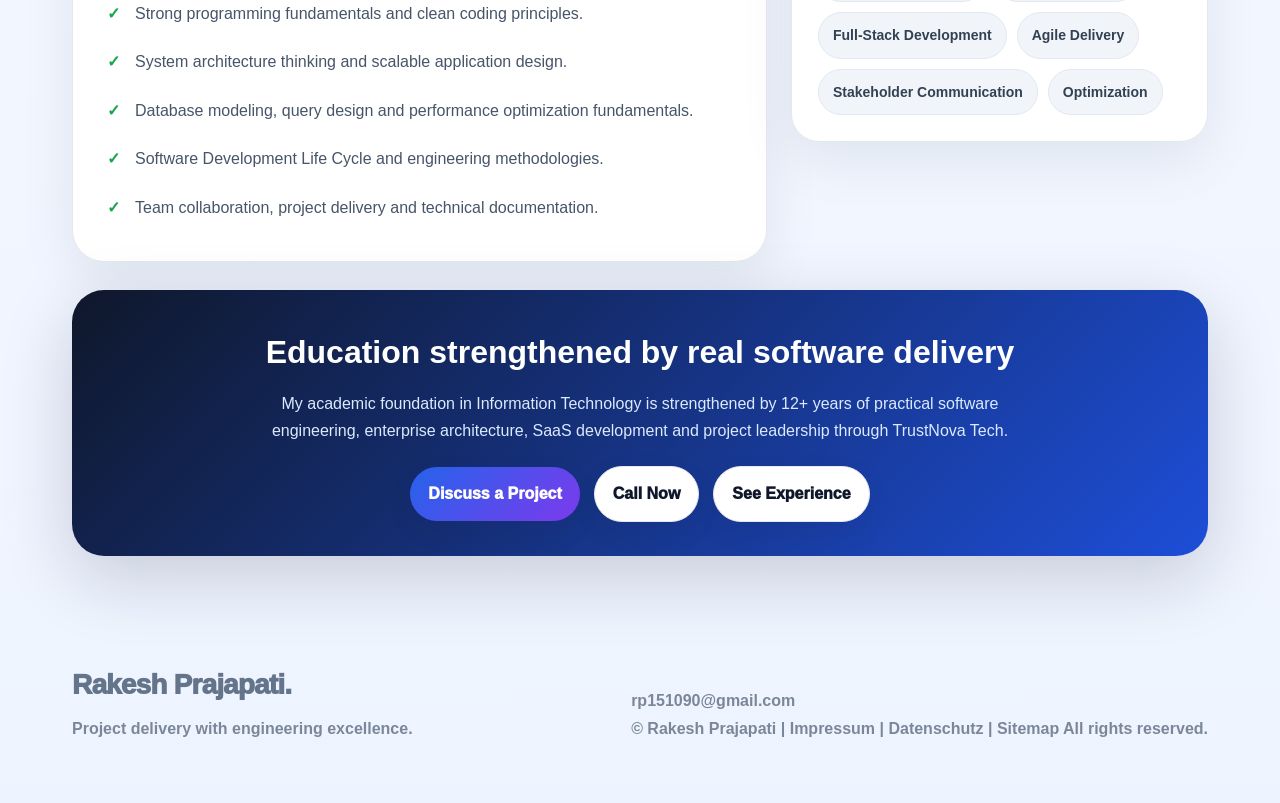
<file: education.html>
<!doctype html>
<html lang="en">
    <head>
        <meta charset="utf-8">
        <meta name="viewport" content="width=device-width, initial-scale=1">

        <title>Education | Rakesh Prajapati — Founder of TrustNova Tech</title>
        <meta name="description" content="Education background of Rakesh Prajapati, founder of TrustNova Tech: Bachelor of Engineering in Information Technology from University of Mumbai, with 12+ years of applied software architecture and project delivery experience.">
        <meta name="keywords" content="Rakesh Prajapati Education, Bachelor of Engineering Information Technology, University of Mumbai, KJ Somaiya College of Engineering, Software Engineer Germany">
        <meta name="author" content="Rakesh Prajapati">
        <link rel="canonical" href="https://rakeshprajapati.de/education.html">

        <meta property="og:title" content="Education | Rakesh Prajapati">
        <meta property="og:description" content="Academic background and engineering foundation of Rakesh Prajapati.">
        <meta property="og:type" content="website">
        <meta property="og:url" content="https://rakeshprajapati.de/education.html">

        <link rel="stylesheet" href="assets/style.css">

        <style>
            body{
                background:
                    radial-gradient(circle at top left, rgba(37,99,235,.14), transparent 28%),
                    radial-gradient(circle at top right, rgba(124,58,237,.12), transparent 30%),
                    linear-gradient(180deg,#f8fbff,#eef4ff);
                color:#0f172a;
            }

            .edu-hero{
                padding:70px 0 35px;
            }

            .edu-hero-card{
                padding:44px;
                border-radius:34px;
                background:#fff;
                border:1px solid #e5e7eb;
                box-shadow:0 24px 70px rgba(15,23,42,.10);
                position:relative;
                overflow:hidden;
            }

            .edu-hero-card:before{
                content:"";
                position:absolute;
                right:-90px;
                top:-90px;
                width:260px;
                height:260px;
                border-radius:50%;
                background:linear-gradient(135deg,rgba(37,99,235,.22),rgba(124,58,237,.18));
            }

            .edu-hero-card > *{
                position:relative;
                z-index:1;
            }

            .edu-badge{
                display:inline-flex;
                align-items:center;
                gap:8px;
                padding:9px 16px;
                border-radius:999px;
                background:#dbeafe;
                color:#1d4ed8;
                font-weight:950;
                margin-bottom:16px;
            }

            .edu-title{
                font-size:clamp(38px,5vw,64px);
                line-height:1.02;
                letter-spacing:-2px;
                margin:0 0 16px;
                color:#0f172a;
            }

            .edu-title span{
                background:linear-gradient(135deg,#2563eb,#7c3aed);
                -webkit-background-clip:text;
                color:transparent;
            }

            .edu-sub{
                color:#475569;
                font-size:18px;
                line-height:1.75;
                max-width:880px;
            }

            .edu-stats{
                display:grid;
                grid-template-columns:repeat(4,1fr);
                gap:16px;
                margin-top:28px;
            }

            .edu-stat{
                padding:18px;
                border-radius:22px;
                background:#f8fafc;
                border:1px solid #e5e7eb;
            }

            .edu-stat strong{
                display:block;
                font-size:28px;
                color:#0f172a;
                margin-bottom:5px;
            }

            .edu-stat span{
                color:#64748b;
                font-weight:800;
                font-size:14px;
            }

            .section-edu{
                padding:38px 0 60px;
            }

            .edu-layout{
                display:grid;
                grid-template-columns:1.25fr .75fr;
                gap:24px;
                align-items:start;
            }

            .edu-card{
                padding:34px;
                border-radius:32px;
                background:#fff;
                border:1px solid #e5e7eb;
                box-shadow:0 18px 55px rgba(15,23,42,.08);
                transition:.25s;
            }

            .edu-card:hover{
                transform:translateY(-5px);
                box-shadow:0 28px 80px rgba(15,23,42,.14);
            }

            .edu-card h2,
            .edu-card h3{
                margin:0 0 12px;
                color:#0f172a;
                font-weight:950;
            }

            .edu-card h2{
                font-size:30px;
                line-height:1.15;
            }

            .edu-card h3{
                font-size:21px;
            }

            .institution{
                color:#2563eb;
                font-weight:900;
                font-size:17px;
                margin-bottom:18px;
            }

            .year-pill{
                display:inline-flex;
                padding:9px 14px;
                border-radius:999px;
                background:#0f172a;
                color:#fff;
                font-weight:900;
                margin:6px 0 22px;
            }

            .edu-text{
                color:#475569;
                line-height:1.75;
                font-size:16.5px;
                margin:0 0 14px;
            }

            .subject-grid{
                display:grid;
                grid-template-columns:repeat(2,1fr);
                gap:12px;
                margin-top:18px;
            }

            .subject{
                padding:14px;
                border-radius:18px;
                background:#f8fafc;
                border:1px solid #e5e7eb;
                color:#334155;
                font-weight:850;
            }

            .kvList{
                list-style:none;
                padding:0;
                margin:12px 0 0;
                display:grid;
                gap:10px;
            }

            .kvList li{
                position:relative;
                padding-left:28px;
                color:#475569;
                line-height:1.65;
            }

            .kvList li:before{
                content:"✓";
                position:absolute;
                left:0;
                top:0;
                color:#16a34a;
                font-weight:950;
            }

            .side-stack{
                display:grid;
                gap:20px;
            }

            .mini-card{
                padding:26px;
                border-radius:28px;
                background:#fff;
                border:1px solid #e5e7eb;
                box-shadow:0 18px 55px rgba(15,23,42,.08);
            }

            .mini-card h3{
                margin:0 0 14px;
                color:#0f172a;
                font-size:22px;
                font-weight:950;
            }

            .mini-list{
                display:grid;
                gap:12px;
                color:#475569;
                line-height:1.6;
            }

            .mini-item{
                padding:13px 14px;
                border-radius:18px;
                background:#f8fafc;
                border:1px solid #e5e7eb;
                font-weight:800;
            }

            .chips{
                display:flex;
                flex-wrap:wrap;
                gap:10px;
                margin-top:16px;
            }

            .chip{
                padding:10px 14px;
                border-radius:999px;
                background:#f1f5f9;
                color:#334155;
                border:1px solid #e2e8f0;
                font-weight:850;
                font-size:14px;
                transition:.2s;
            }

            .chip:hover{
                background:#dbeafe;
                color:#1d4ed8;
                transform:translateY(-2px);
            }

            .cta-panel{
                margin-top:28px;
                padding:34px;
                border-radius:32px;
                background:linear-gradient(135deg,#0f172a,#1d4ed8);
                color:#fff;
                text-align:center;
                box-shadow:0 22px 70px rgba(15,23,42,.18);
            }

            .cta-panel h2{
                margin:0 0 10px;
                font-size:32px;
            }

            .cta-panel p{
                color:#dbeafe;
                max-width:740px;
                margin:0 auto 22px;
                line-height:1.7;
            }

            .ctaRow{
                display:flex;
                justify-content:center;
                flex-wrap:wrap;
                gap:14px;
            }

            .cta{
                display:inline-flex;
                align-items:center;
                justify-content:center;
                padding:13px 18px;
                border-radius:999px;
                background:#fff;
                color:#0f172a;
                border:1px solid #e5e7eb;
                font-weight:950;
                transition:.25s;
                box-shadow:0 10px 30px rgba(15,23,42,.06);
            }

            .cta:hover{
                transform:translateY(-3px);
                box-shadow:0 18px 45px rgba(15,23,42,.12);
            }

            .ctaPrimary{
                color:#fff;
                border:0;
                background:linear-gradient(135deg,#2563eb,#7c3aed);
            }

            .reveal{
                opacity:0;
                transform:translateY(24px);
                transition:opacity .7s ease, transform .7s ease;
            }

            .reveal.show{
                opacity:1;
                transform:none;
            }

            @media(max-width:900px){
                .edu-stats,
                .edu-layout,
                .subject-grid{
                    grid-template-columns:1fr;
                }

                .edu-hero-card,
                .edu-card,
                .cta-panel{
                    padding:26px;
                }

                .edu-title{
                    letter-spacing:-1px;
                }
            }
            /* Floating buttons should not block mobile menu */
            .whatsapp-float,
            .call-float,
            .floating-buttons,
            .float-buttons,
            .sticky-buttons {
                z-index: 999 !important;
            }
            /* FINAL BEAUTIFUL MOBILE MENU */
            @media (max-width: 900px) {
                .nav.mobile-open {
                    position: fixed !important;
                    top: 24px !important;
                    left: 16px !important;
                    right: 16px !important;
                    width: auto !important;
                    max-height: calc(100vh - 48px);
                    overflow-y: auto;

                    display: grid !important;
                    grid-template-columns: 1fr auto !important;
                    align-items: center !important;

                    padding: 42px 32px !important;
                    border-radius: 32px !important;
                    background: rgba(255,255,255,.97) !important;
                    box-shadow: 0 22px 70px rgba(15,23,42,.18) !important;
                    z-index: 100000 !important;
                }

                .nav.mobile-open .brand {
                    grid-column: 1 !important;
                    grid-row: 1 !important;
                    font-size: 30px !important;
                    line-height: 1 !important;
                }

                .nav.mobile-open .menu-toggle {
                    grid-column: 2 !important;
                    grid-row: 1 !important;
                    width: 58px !important;
                    height: 58px !important;
                    border-radius: 50% !important;
                    font-size: 30px !important;
                }

                .nav.mobile-open .menu {
                    grid-column: 1 / -1 !important;
                    display: flex !important;
                    flex-direction: column !important;
                    align-items: center !important;
                    gap: 22px !important;

                    width: 100% !important;
                    margin: 34px 0 24px !important;
                    padding: 30px 0 0 !important;
                    border-top: 1px solid #e5e7eb !important;

                    overflow: visible !important;
                }

                .nav.mobile-open .navlink {
                    display: block !important;
                    width: 100% !important;
                    max-width: 100% !important;

                    text-align: center !important;
                    font-size: 22px !important;
                    font-weight: 900 !important;
                    line-height: 1.25 !important;
                    color: #64748b !important;

                    white-space: normal !important;
                    word-break: normal !important;
                }

                .nav.mobile-open .actions {
                    grid-column: 1 / -1 !important;
                    display: flex !important;
                    flex-direction: column !important;
                    gap: 14px !important;
                    width: 100% !important;
                }

                .nav.mobile-open .actions .btn,
                .nav.mobile-open .actions a,
                .nav.mobile-open .actions button {
                    width: 100% !important;
                    min-height: 58px !important;
                    border-radius: 999px !important;
                    justify-content: center !important;
                    text-align: center !important;
                    font-size: 18px !important;
                    font-weight: 900 !important;
                }
            }
            /* ===== FINAL MOBILE MENU BUTTON ===== */
            .menu-toggle {
                width: 52px;
                height: 52px;
                border-radius: 50%;
                border: 1px solid #e5e7eb;
                background: rgba(255,255,255,0.9);
                display: none;
                align-items: center;
                justify-content: center;
                flex-direction: column;
                gap: 5px;
                cursor: pointer;
                box-shadow: 0 10px 30px rgba(15,23,42,.08);
                backdrop-filter: blur(8px);
                z-index: 100001;
            }

            .menu-toggle span {
                width: 22px;
                height: 2px;
                background: #0f172a;
                border-radius: 2px;
                transition: 0.3s ease;
            }

            /* ANIMATION → X */
            .nav.mobile-open .menu-toggle span:nth-child(1) {
                transform: translateY(7px) rotate(45deg);
            }

            .nav.mobile-open .menu-toggle span:nth-child(2) {
                opacity: 0;
            }

            .nav.mobile-open .menu-toggle span:nth-child(3) {
                transform: translateY(-7px) rotate(-45deg);
            }

            /* MOBILE ONLY */
            @media (max-width: 900px) {
                .menu-toggle {
                    display: flex !important;
                }
            }

            /* ===== FIX MENU DESIGN ===== */
            @media (max-width: 900px) {
                .nav.mobile-open {
                    position: fixed;
                    top: 20px;
                    left: 16px;
                    right: 16px;
                    border-radius: 28px;
                    padding: 28px 22px;
                    background: rgba(255,255,255,0.97);
                    box-shadow: 0 25px 70px rgba(15,23,42,.18);
                    z-index: 100000;
                }

                .nav.mobile-open .menu {
                    display: flex !important;
                    flex-direction: column;
                    align-items: center;
                    gap: 18px;
                    margin-top: 20px;
                    border-top: 1px solid #e5e7eb;
                    padding-top: 20px;
                }

                .nav.mobile-open .navlink {
                    font-size: 20px;
                    font-weight: 800;
                    color: #64748b;
                    text-align: center;
                }

                .nav.mobile-open .actions {
                    display: flex !important;
                    flex-direction: column;
                    gap: 12px;
                    margin-top: 20px;
                }

                .nav.mobile-open .btn {
                    width: 100%;
                    text-align: center;
                }
            }

            /* ===== PREVENT FLOAT BUTTON OVERLAP ===== */
            .whatsapp-float,
            .call-float {
                z-index: 10 !important;
            }
            /* ===== FINAL CLEAN MOBILE MENU ===== */

            /* BUTTON */
            .menu-toggle {
                width: 52px;
                height: 52px;
                border-radius: 50%;
                border: 1px solid #e5e7eb;
                background: rgba(255,255,255,0.9);
                display: none;
                align-items: center;
                justify-content: center;
                flex-direction: column;
                gap: 5px;
                cursor: pointer;
                box-shadow: 0 10px 30px rgba(15,23,42,.08);
                backdrop-filter: blur(8px);
                z-index: 1001;
            }

            .menu-toggle span {
                width: 22px;
                height: 2px;
                background: #0f172a;
                border-radius: 2px;
                transition: 0.3s ease;
            }

            /* ANIMATION */
            .nav.mobile-open .menu-toggle span:nth-child(1) {
                transform: translateY(7px) rotate(45deg);
            }
            .nav.mobile-open .menu-toggle span:nth-child(2) {
                opacity: 0;
            }
            .nav.mobile-open .menu-toggle span:nth-child(3) {
                transform: translateY(-7px) rotate(-45deg);
            }

            /* MOBILE */
            @media (max-width: 900px) {

                .menu-toggle {
                    display: flex;
                }

                .menu,
                .actions {
                    display: none;
                }

                .nav.mobile-open {
                    position: fixed;
                    top: 20px;
                    left: 16px;
                    right: 16px;
                    border-radius: 28px;
                    padding: 26px;
                    background: rgba(255,255,255,0.97);
                    box-shadow: 0 25px 70px rgba(15,23,42,.18);
                    z-index: 1000;
                }

                .nav.mobile-open .menu {
                    display: flex;
                    flex-direction: column;
                    align-items: center;
                    gap: 18px;
                    margin-top: 20px;
                    padding-top: 20px;
                    border-top: 1px solid #e5e7eb;
                }

                .nav.mobile-open .navlink {
                    font-size: 20px;
                    font-weight: 800;
                    color: #64748b;
                    text-align: center;
                }

                .nav.mobile-open .actions {
                    display: flex;
                    flex-direction: column;
                    gap: 12px;
                    margin-top: 20px;
                }

                .nav.mobile-open .btn {
                    width: 100%;
                    text-align: center;
                }
            }

            /* DESKTOP */
            @media (min-width: 901px) {
                .menu-toggle {
                    display: none;
                }

                .menu {
                    display: flex;
                }

                .actions {
                    display: flex;
                }
            }
        </style>
    </head>

    <body>

        <div class="container navWrap">
            <div class="nav" id="mainNav">

                <a class="brand" href="index.html">Portfolio.</a>
                <button class="menu-toggle" id="menuToggle" aria-label="Menu">
                    <span></span>
                    <span></span>
                    <span></span>
                </button>

                <div class="menu">
                    <a href="experience.html" class="navlink" data-i18n="nav.experience">Experience</a>
                    <a href="value.html" class="navlink active" data-i18n="nav.value">Why Work With Me</a>
                    <a href="skills.html" class="navlink" data-i18n="nav.skills">Skills</a>
                    <a href="education.html" class="navlink" data-i18n="nav.education">Education</a>
                    <a href="certifications.html" class="navlink" data-i18n="nav.certs">Certifications</a>
                    <!--<a href="documents.html" class="navlink" data-i18n="nav.docs">Documents</a>-->
                    <a href="contact.html" class="navlink" data-i18n="nav.contact">Contact</a>
                </div>

                <div class="actions">
                    <button class="btn" type="button" id="langToggle">DE</button>
                    <a class="btn btnPrimary" href="tel:+4917666145047" data-i18n="nav.callNow">Call Now</a>
                </div>
            </div>
        </div>

        <section class="edu-hero">
            <div class="container">
                <div class="edu-hero-card reveal">
                    <div class="edu-badge" data-i18n="education.badge">🎓 Education & Foundation</div>

                    <h1 class="edu-title" data-i18n="education.title">
                        Engineering education with a strong <span>software foundation.</span>
                    </h1>

                    <p class="edu-sub" data-i18n="education.subtitle">
                        My academic background in Information Technology built the foundation for software engineering, architecture thinking, database design, system development and practical problem solving.
                    </p>

                    <div class="edu-stats">
                        <div class="edu-stat">
                            <strong>B.E.</strong>
                            <span data-i18n="education.stat.it">Information Technology</span>
                        </div>

                        <div class="edu-stat">
                            <strong>2008–2012</strong>
                            <span data-i18n="education.stat.period">Academic Period</span>
                        </div>

                        <div class="edu-stat">
                            <strong>Mumbai</strong>
                            <span data-i18n="education.stat.university">University Background</span>
                        </div>

                        <div class="edu-stat">
                            <strong>12+</strong>
                            <span data-i18n="education.stat.applied">Years Applied Experience</span>
                        </div>
                    </div>
                </div>
            </div>
        </section>

        <section class="section-edu">
            <div class="container">
                <div class="edu-layout">

                    <article class="edu-card reveal">
                        <h2 data-i18n="education.degree">Bachelor of Engineering — Information Technology</h2>

                        <div class="institution" data-i18n="education.institution">
                            University of Mumbai · K.J. Somaiya College of Engineering, Mumbai
                        </div>

                        <div class="year-pill" data-i18n="education.period">2008 – 2012</div>

                        <p class="edu-text" data-i18n="education.text1">
                            Completed a comprehensive engineering program with strong emphasis on software development, system design, computer science fundamentals and practical engineering problem solving.
                        </p>

                        <p class="edu-text" data-i18n="education.text2">
                            The program helped build a strong analytical foundation, structured thinking, collaboration skills and practical exposure through real-world projects and technical coursework.
                        </p>

                        <h3 data-i18n="education.coreSubjects">Core Subjects</h3>

                        <div class="subject-grid">
                            <div class="subject" data-i18n="education.subject.dsAlgo">Data Structures & Algorithms</div>
                            <div class="subject" data-i18n="education.subject.oop">Object-Oriented Programming</div>
                            <div class="subject" data-i18n="education.subject.dbms">Database Management Systems</div>
                            <div class="subject" data-i18n="education.subject.os">Operating Systems</div>
                            <div class="subject" data-i18n="education.subject.networks">Computer Networks</div>
                            <div class="subject" data-i18n="education.subject.softwareEngineering">Software Engineering</div>
                            <div class="subject" data-i18n="education.subject.webTech">Web Technologies</div>
                            <div class="subject" data-i18n="education.subject.systemDesign">System Design Basics</div>
                        </div>

                        <h3 style="margin-top:26px;" data-i18n="education.outcomes">Key Learning Outcomes</h3>

                        <ul class="kvList">
                            <li data-i18n="education.outcome.r1">Strong programming fundamentals and clean coding principles.</li>
                            <li data-i18n="education.outcome.r2">System architecture thinking and scalable application design.</li>
                            <li data-i18n="education.outcome.r3">Database modeling, query design and performance optimization fundamentals.</li>
                            <li data-i18n="education.outcome.r4">Software Development Life Cycle and engineering methodologies.</li>
                            <li data-i18n="education.outcome.r5">Team collaboration, project delivery and technical documentation.</li>
                        </ul>
                    </article>

                    <aside class="side-stack">
                        <div class="mini-card reveal">
                            <h3 data-i18n="education.languages">Languages</h3>
                            <div class="mini-list">
                                <div class="mini-item" data-i18n="education.language.english">English</div>
                                <div class="mini-item" data-i18n="education.language.german">German</div>
                            </div>
                        </div>

                        <div class="mini-card reveal">
                            <h3 data-i18n="education.profileSummary">Profile Summary</h3>
                            <div class="mini-list">
                                <div class="mini-item" data-i18n="education.profile.r1">12+ years in Software Development, Architecture & IT Project Management</div>
                                <div class="mini-item" data-i18n="education.profile.r2">Strong delivery ownership with SDLC, documentation and stakeholder management</div>
                                <div class="mini-item" data-i18n="education.profile.r3">Team leadership and enterprise project execution</div>
                            </div>
                        </div>

                        <div class="mini-card reveal">
                            <h3 data-i18n="education.coreStrengths">Core Strengths</h3>
                            <div class="chips">
                                <span class="chip" data-i18n="about.skill.architecture">Software Architecture</span>
                                <span class="chip" data-i18n="education.strength.systemDesign">System Design</span>
                                <span class="chip" data-i18n="education.strength.projectManagement">Project Management</span>
                                <span class="chip" data-i18n="education.strength.teamLeadership">Team Leadership</span>
                                <span class="chip" data-i18n="about.skill.fullstack">Full-Stack Development</span>
                                <span class="chip" data-i18n="about.skill.agile">Agile Delivery</span>
                                <span class="chip" data-i18n="education.strength.stakeholder">Stakeholder Communication</span>
                                <span class="chip" data-i18n="education.strength.optimization">Optimization</span>
                            </div>
                        </div>
                    </aside>

                </div>

                <div class="cta-panel reveal">
                    <h2 data-i18n="education.cta.title">Education strengthened by real software delivery</h2>
<p data-i18n="education.cta.text">
  My academic foundation in Information Technology is strengthened by 12+ years of practical software engineering, enterprise architecture, SaaS development and project leadership through TrustNova Tech.
</p>

<div class="ctaRow">
  <a class="cta ctaPrimary" href="contact.html" data-i18n="common.contactMe">Discuss a Project</a>
  <a class="cta" href="tel:+4917666145047" data-i18n="common.callNow">Call Now</a>
  <a class="cta" href="experience.html" data-i18n="common.seeExperience">See Experience</a>
</div>
                </div>
            </div>
        </section>

        <div id="footerMount"></div>

        <script src="assets/i18n.js"></script>
        <script src="assets/app.js"></script>

        <script>

            document.addEventListener('DOMContentLoaded', function () {
                const nav = document.getElementById('mainNav');
                const toggle = document.getElementById('menuToggle');

                if (nav && toggle) {
                    toggle.addEventListener('click', function () {
                        nav.classList.toggle('mobile-open');
                    });
                }
            });

            const revealItems = document.querySelectorAll('.reveal');

            const observer = new IntersectionObserver(function (entries) {
                entries.forEach(function (entry) {
                    if (entry.isIntersecting) {
                        entry.target.classList.add('show');
                    }
                });
            }, {threshold: 0.15});

            revealItems.forEach(function (item) {
                observer.observe(item);
            });

            fetch('assets/footer.html', {cache: 'no-store'})
                    .then(function (response) {
                        return response.text();
                    })
                    .then(function (html) {
                        const footerMount = document.getElementById('footerMount');
                        if (footerMount) {
                            footerMount.innerHTML = html;
                        }

                        if (window.__setLang) {
                            const saved = localStorage.getItem('site_lang') || 'en';
                            window.__setLang(saved);
                        }
                    })
                    .catch(function () {});
        </script>

    </body>
</html>
</file>
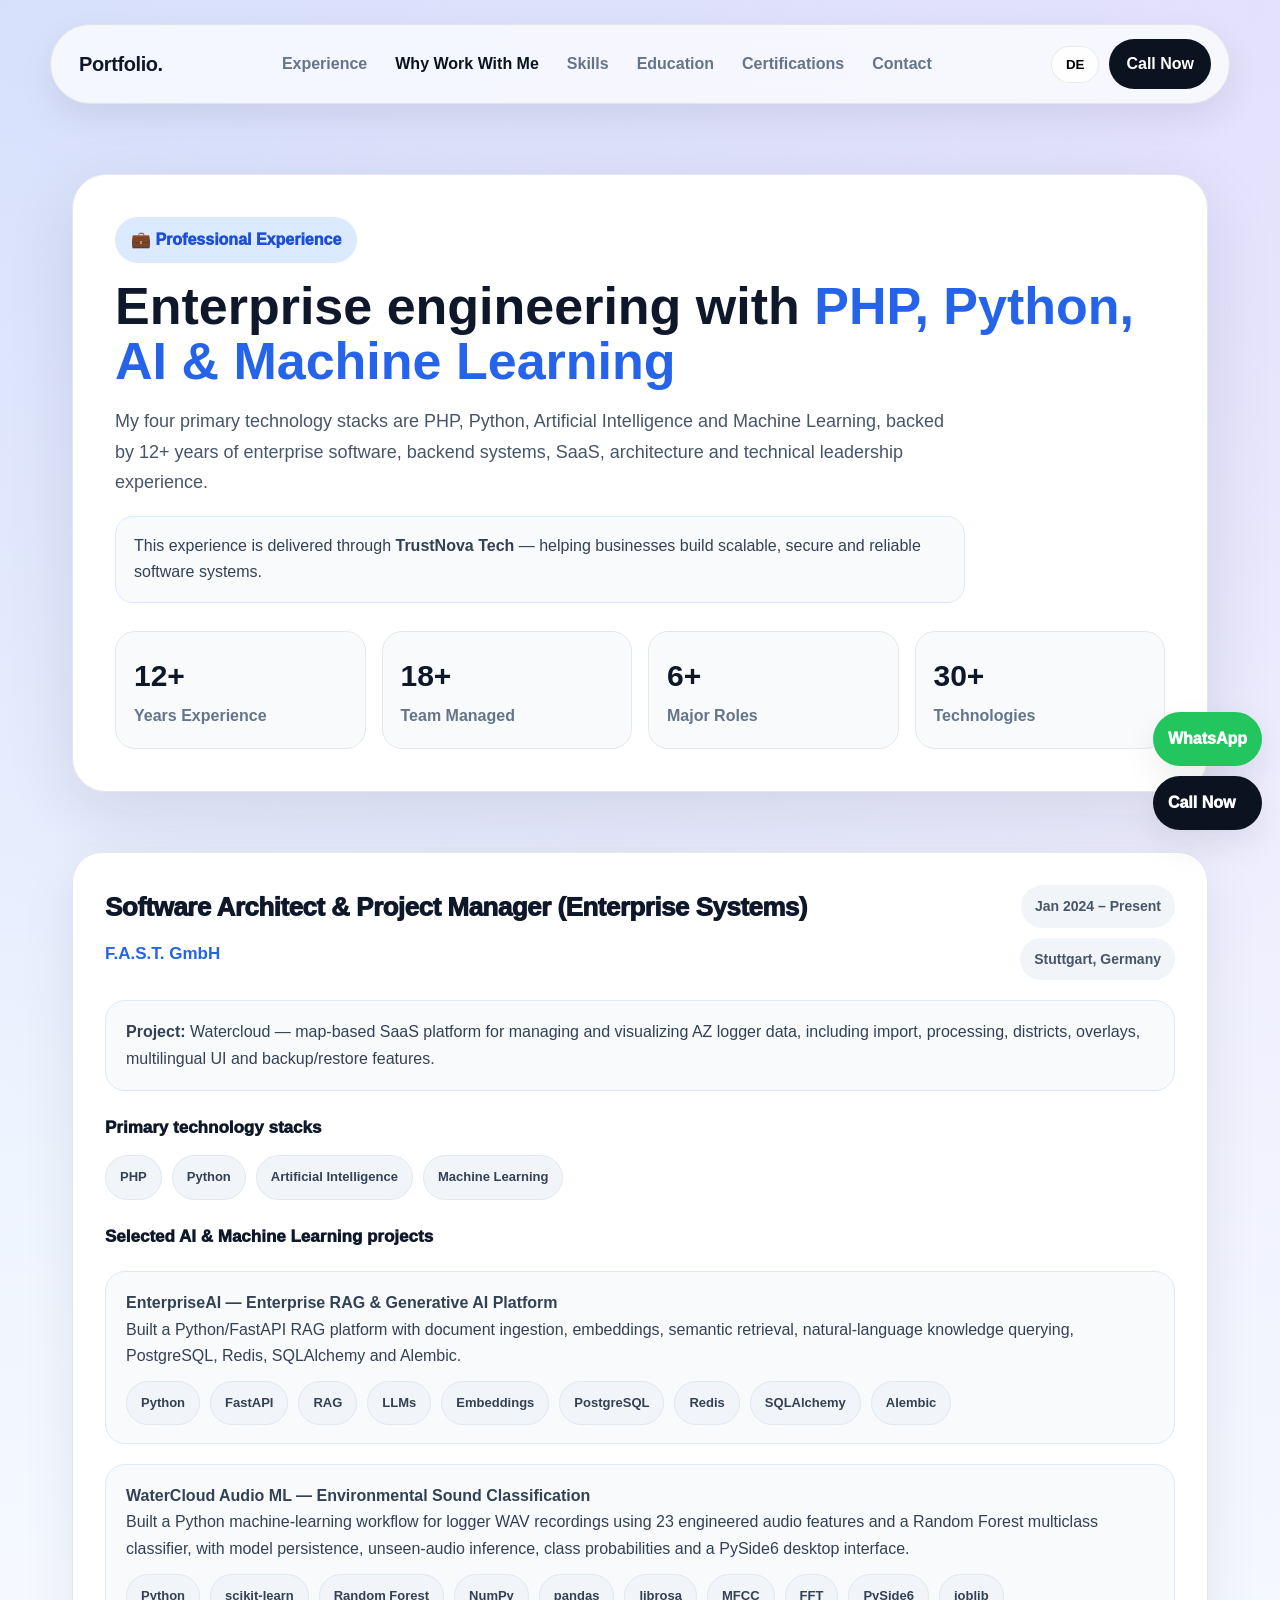
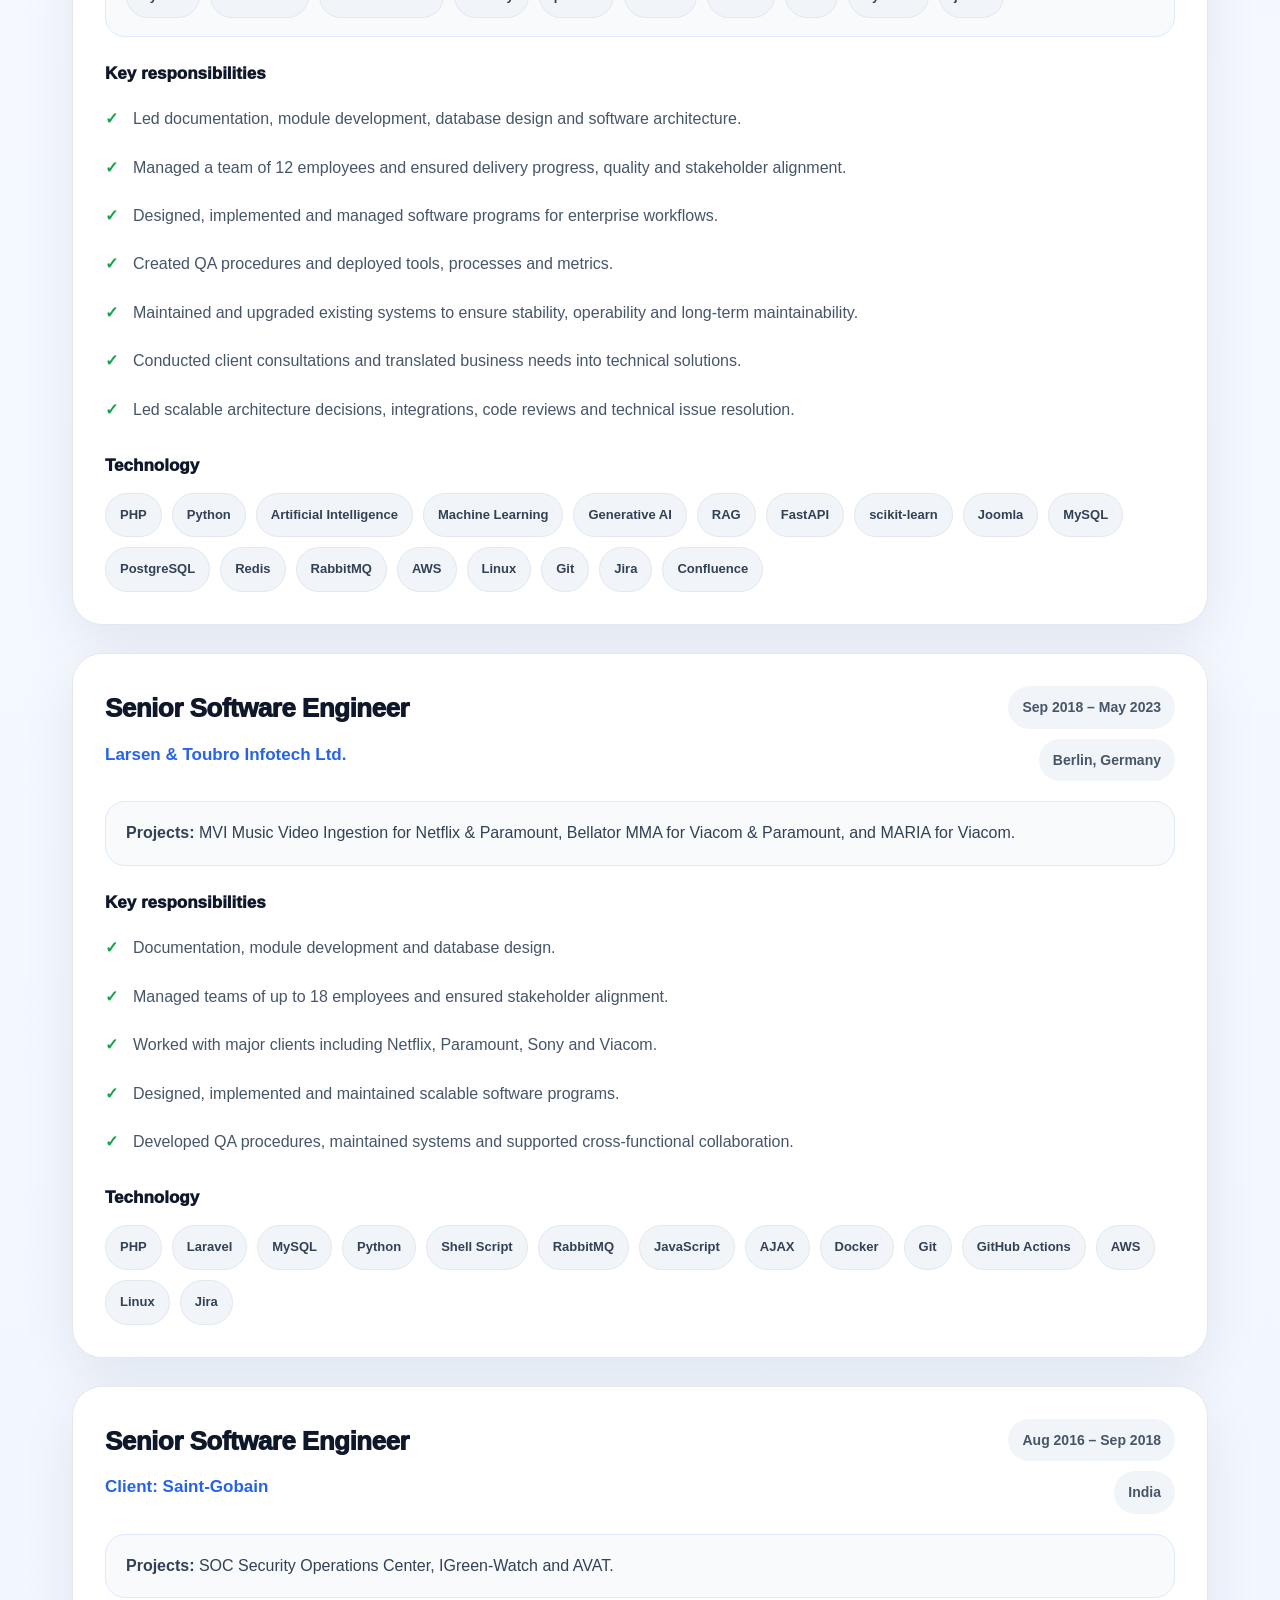
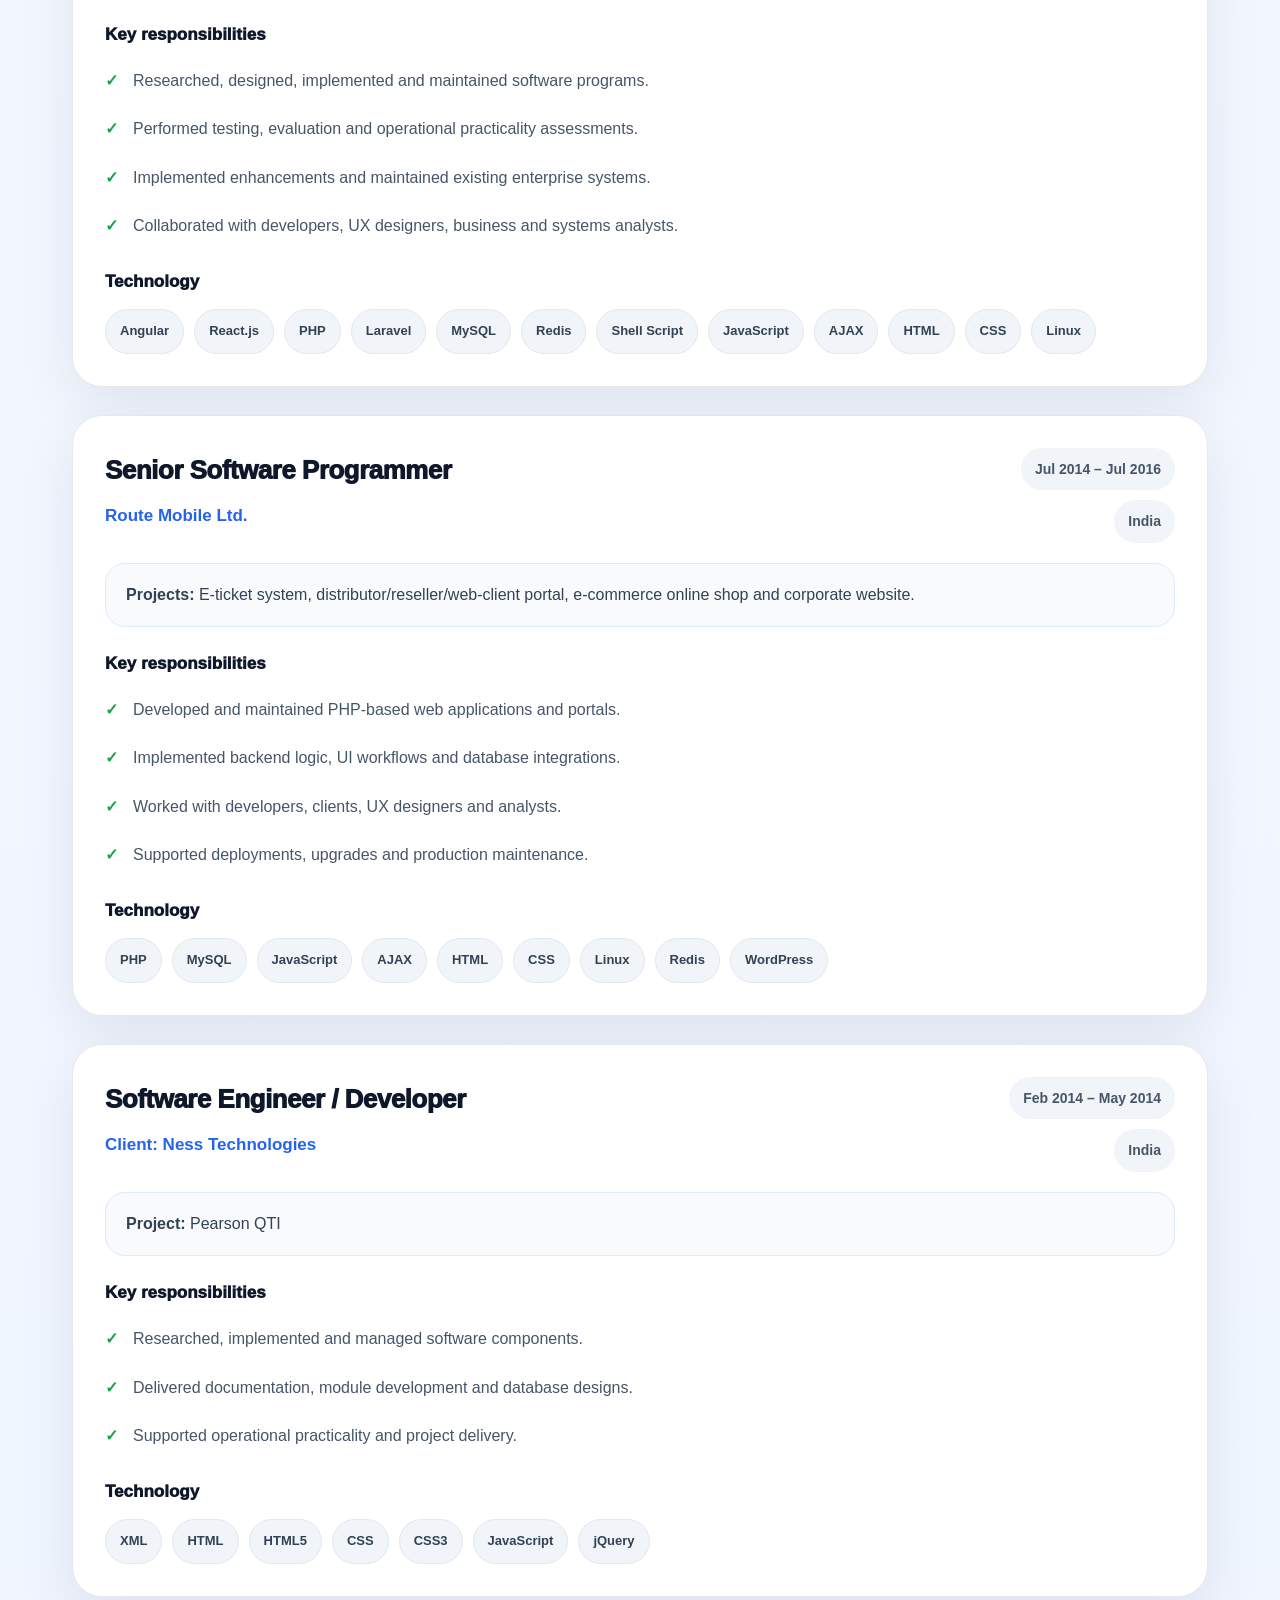
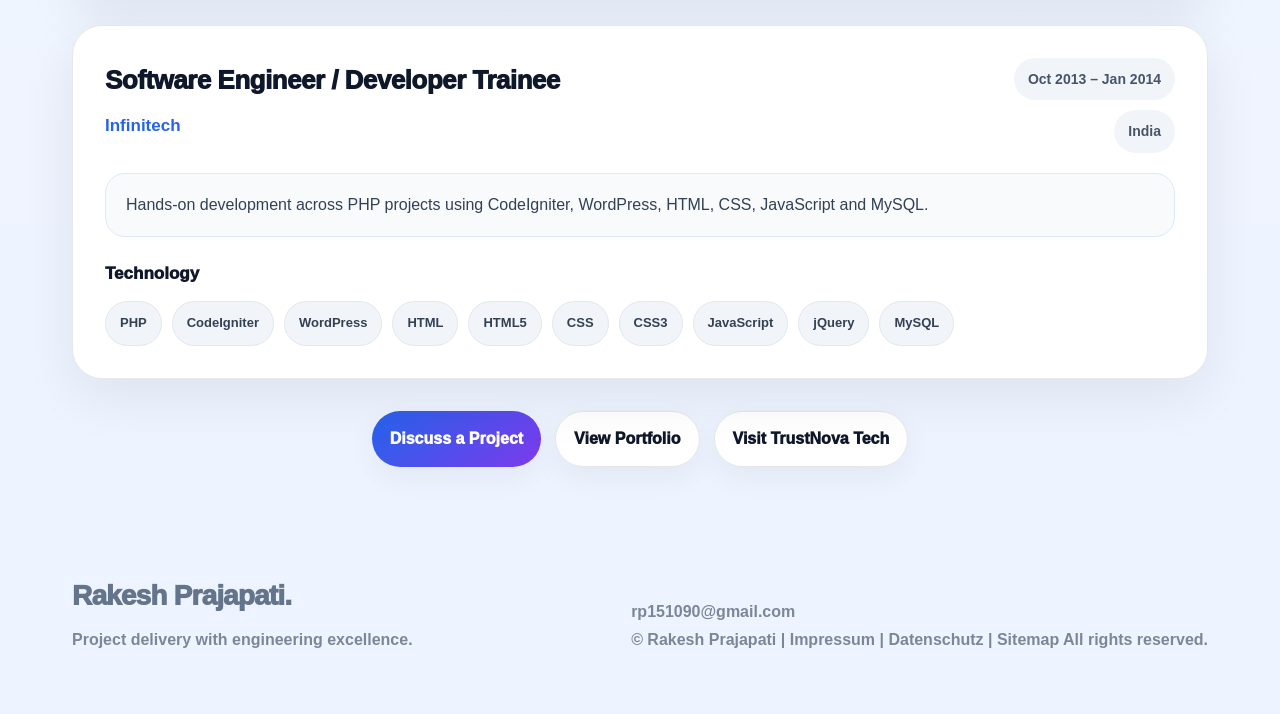
<file: experience.html>
<!doctype html>
<html lang="en">
<head>
  <meta charset="utf-8">
  <meta name="viewport" content="width=device-width, initial-scale=1">

  <title>Experience | Rakesh Prajapati — PHP, Python, AI & Machine Learning</title>
  <meta name="description" content="Professional experience of Rakesh Prajapati across four primary technology stacks: PHP, Python, Artificial Intelligence and Machine Learning, supported by backend engineering, Generative AI, RAG, software architecture, SaaS, cloud and DevOps.">
  <meta name="keywords" content="Rakesh Prajapati Experience, Senior Software Engineer, PHP Engineer, Python Engineer, AI Engineer, Artificial Intelligence, Machine Learning Engineer, Generative AI, RAG, Software Architect, Backend Engineer, Enterprise Software">
  <meta name="author" content="Rakesh Prajapati">
  <link rel="canonical" href="https://rakeshprajapati.de/experience.html">

  <meta property="og:title" content="Experience | Rakesh Prajapati — Founder of TrustNova Tech">
  <meta property="og:description" content="Software architecture, SaaS, enterprise systems and technical delivery experience across Germany and international environments.">
  <meta property="og:type" content="website">
  <meta property="og:url" content="https://rakeshprajapati.de/experience.html">

  <link rel="stylesheet" href="assets/style.css">

  <style>
   body{
      background:
        radial-gradient(circle at top left, rgba(37,99,235,.14), transparent 28%),
        radial-gradient(circle at top right, rgba(124,58,237,.12), transparent 30%),
        linear-gradient(180deg,#f8fbff,#eef4ff);
      color:#0f172a;
    }
.experience-hero{padding:70px 0 30px;}
.exp-hero-card{padding:42px;border-radius:34px;background:#ffffff;border:1px solid #e5e7eb;box-shadow:0 22px 70px rgba(15,23,42,.10);}
.tag{display:inline-block;padding:9px 16px;border-radius:999px;background:#dbeafe;color:#1d4ed8;font-weight:950;margin-bottom:16px;}
.exp-title{font-size:52px;line-height:1.05;margin:0 0 16px;color:#0f172a;}
.exp-title span{color:#2563eb;}
.exp-sub{color:#475569;font-size:18px;line-height:1.7;max-width:850px;}
.exp-trustnote{margin-top:16px;padding:16px 18px;border-radius:18px;background:#f8fafc;border:1px solid #dbeafe;color:#334155;line-height:1.65;max-width:850px;}
.exp-stats{display:grid;grid-template-columns:repeat(4,1fr);gap:16px;margin-top:28px;}
.exp-stat{padding:18px;border-radius:20px;background:#f8fafc;border:1px solid #e5e7eb;}
.exp-stat strong{display:block;font-size:30px;color:#0f172a;}
.exp-stat span{color:#64748b;font-weight:800;}
.timeline-section{padding:30px 0 60px;}
.timeline{display:block !important;position:static !important;}
.timeline:before,.timeline::before,.exp-card:before,.exp-card::before{display:none !important;content:none !important;}
.exp-card{position:relative !important;display:block !important;width:100% !important;margin:0 0 28px 0 !important;left:auto !important;right:auto !important;top:auto !important;clear:both !important;z-index:auto !important;padding:32px;border-radius:30px;background:#ffffff;border:1px solid #e5e7eb;box-shadow:0 18px 55px rgba(15,23,42,.08);transition:.25s;}
.exp-card:hover{transform:translateY(-4px) !important;box-shadow:0 28px 80px rgba(15,23,42,.14);}
.roleTop{display:flex;justify-content:space-between;gap:22px;align-items:flex-start;width:100% !important;}
.roleTitle{font-size:26px;font-weight:950;color:#0f172a;margin-bottom:8px;}
.company{color:#2563eb;font-weight:900;font-size:17px;}
.metaRight{display:flex;flex-direction:column;gap:10px;align-items:flex-end;}
.metaRight span{padding:9px 14px;border-radius:999px;background:#f1f5f9;color:#475569;font-weight:850;font-size:14px;white-space:nowrap;}
.project-box{padding:18px 20px;border-radius:20px;background:#f8fafc;border:1px solid #dbeafe;color:#334155;line-height:1.65;margin:20px 0;}
.exp-label{margin:22px 0 12px;color:#0f172a;font-size:17px;font-weight:950;}
.kvList{list-style:none;padding:0;margin:0;display:grid;gap:10px;}
.kvList li{position:relative;padding-left:28px;color:#475569;line-height:1.65;}
.kvList li:before{content:"✓";position:absolute;left:0;color:#16a34a;font-weight:950;}
.chips{display:flex;flex-wrap:wrap;gap:10px;margin-top:12px;}
.chip{padding:10px 14px;border-radius:999px;background:#f1f5f9;color:#334155;border:1px solid #e2e8f0;font-weight:850;}
.exp-actions{display:flex;flex-wrap:wrap;justify-content:center;gap:14px;margin-top:32px;}
.cta{display:inline-flex;padding:13px 18px;border-radius:999px;background:#fff;color:#0f172a;border:1px solid #e5e7eb;font-weight:950;box-shadow:0 10px 30px rgba(15,23,42,.06);text-decoration:none;}
.ctaPrimary{color:#fff;border:0;background:linear-gradient(135deg,#2563eb,#7c3aed);}
.reveal{opacity:1 !important;transform:none !important;}
.timeline-section .container{overflow:visible !important;}
.menu-toggle{width:52px;height:52px;border-radius:50%;border:1px solid #e5e7eb;background:rgba(255,255,255,0.9);display:none;align-items:center;justify-content:center;flex-direction:column;gap:5px;cursor:pointer;box-shadow:0 10px 30px rgba(15,23,42,.08);backdrop-filter:blur(8px);z-index:100001;position:relative;pointer-events:auto;}
.menu-toggle span{width:22px;height:2px;background:#0f172a;border-radius:2px;transition:0.3s ease;}
.nav{position:relative;z-index:99999;}
.nav.mobile-open .menu-toggle span:nth-child(1){transform:translateY(7px) rotate(45deg);}
.nav.mobile-open .menu-toggle span:nth-child(2){opacity:0;}
.nav.mobile-open .menu-toggle span:nth-child(3){transform:translateY(-7px) rotate(-45deg);}
@media(max-width:900px){.exp-title{font-size:38px;}.exp-stats{grid-template-columns:repeat(2,1fr);}.roleTop{flex-direction:column;}.metaRight{align-items:flex-start;}.exp-card{padding:24px;}.menu-toggle{display:flex !important;}.menu,.actions{display:none !important;}.nav.mobile-open{position:fixed !important;top:20px !important;left:16px !important;right:16px !important;width:auto !important;max-height:calc(100vh - 48px);overflow-y:auto;display:grid !important;grid-template-columns:1fr auto !important;align-items:center !important;padding:28px 22px !important;border-radius:28px !important;background:rgba(255,255,255,.97) !important;box-shadow:0 25px 70px rgba(15,23,42,.18) !important;z-index:100000 !important;pointer-events:auto;}.nav.mobile-open .brand{grid-column:1 !important;grid-row:1 !important;font-size:30px !important;line-height:1 !important;}.nav.mobile-open .menu-toggle{grid-column:2 !important;grid-row:1 !important;}.nav.mobile-open .menu{grid-column:1 / -1 !important;display:flex !important;flex-direction:column !important;align-items:center !important;gap:18px !important;width:100% !important;margin:20px 0 0 !important;padding:20px 0 0 !important;border-top:1px solid #e5e7eb !important;}.nav.mobile-open .navlink{display:block !important;width:100% !important;text-align:center !important;font-size:20px !important;font-weight:800 !important;color:#64748b !important;white-space:normal !important;}.nav.mobile-open .actions{grid-column:1 / -1 !important;display:flex !important;flex-direction:column !important;gap:12px !important;margin-top:20px !important;width:100% !important;}.nav.mobile-open .btn,.nav.mobile-open .actions a,.nav.mobile-open .actions button{width:100% !important;text-align:center !important;justify-content:center !important;}}
@media(max-width:560px){.exp-stats{grid-template-columns:1fr;}}
@media(min-width:901px){.menu-toggle{display:none !important;}.menu{display:flex !important;}.actions{display:flex !important;}.nav{display:flex;align-items:center;}}
.whatsapp-float,.call-float,.floating-buttons,.float-buttons,.sticky-buttons{z-index:10 !important;}
  </style>
</head>

<body>

        <div class="container navWrap">
            <div class="nav" id="mainNav">

                <a class="brand" href="index.html">Portfolio.</a>
                <button class="menu-toggle" id="menuToggle" aria-label="Menu">
                    <span></span>
                    <span></span>
                    <span></span>
                </button>

                <div class="menu">
                    <a href="experience.html" class="navlink" data-i18n="nav.experience">Experience</a>
                    <a href="value.html" class="navlink active" data-i18n="nav.value">Why Work With Me</a>
                    <a href="skills.html" class="navlink" data-i18n="nav.skills">Skills</a>
                    <a href="education.html" class="navlink" data-i18n="nav.education">Education</a>
                    <a href="certifications.html" class="navlink" data-i18n="nav.certs">Certifications</a>
                    <!--<a href="documents.html" class="navlink" data-i18n="nav.docs">Documents</a>-->
                    <a href="contact.html" class="navlink" data-i18n="nav.contact">Contact</a>
                </div>

                <div class="actions">
                    <button class="btn" type="button" id="langToggle">DE</button>
                    <a class="btn btnPrimary" href="tel:+4917666145047" data-i18n="nav.callNow">Call Now</a>
                </div>
            </div>
        </div>

  <section class="experience-hero">
    <div class="container">
      <div class="exp-hero-card reveal">
        <div class="tag" data-i18n="experience.badge">💼 Professional Experience</div>

        <h1 class="exp-title" data-ai-i18n="experience.heroTitle">
          Enterprise engineering with <span>PHP, Python, AI & Machine Learning</span>
        </h1>

        <p class="exp-sub" data-ai-i18n="experience.heroSubtitle">
          My four primary technology stacks are PHP, Python, Artificial Intelligence and Machine Learning, backed by 12+ years of enterprise software, backend systems, SaaS, architecture and technical leadership experience.
        </p>

        <p class="exp-trustnote" data-i18n="experience.trustnote">
          This experience is delivered through <strong>TrustNova Tech</strong> — helping businesses build scalable, secure and reliable software systems.
        </p>

        <div class="exp-stats">
          <div class="exp-stat"><strong data-count="12">0</strong><span data-i18n="experience.stat.years">Years Experience</span></div>
          <div class="exp-stat"><strong data-count="18">0</strong><span data-i18n="experience.stat.team">Team Managed</span></div>
          <div class="exp-stat"><strong>6+</strong><span data-i18n="experience.stat.roles">Major Roles</span></div>
          <div class="exp-stat"><strong>30+</strong><span data-i18n="experience.stat.tech">Technologies</span></div>
        </div>
      </div>
    </div>
  </section>

  <section class="timeline-section">
    <div class="container">
      <div class="timeline">

        <article class="exp-card reveal">
          <div class="roleTop">
            <div>
              <div class="roleTitle" data-i18n="experience.fast.role">Software Architect & Project Manager (Enterprise Systems)</div>
              <div class="company" data-i18n="experience.fast.company">F.A.S.T. GmbH</div>
            </div>
            <div class="metaRight">
              <span data-i18n="experience.fast.period">Jan 2024 – Present</span>
              <span data-i18n="experience.fast.location">Stuttgart, Germany</span>
            </div>
          </div>
          <div class="project-box" data-i18n="experience.fast.project"><b>Project:</b> Watercloud — map-based SaaS platform for managing and visualizing AZ logger data, including import, processing, districts, overlays, multilingual UI and backup/restore features.</div>
          <div class="exp-label" data-ai-i18n="experience.primaryStack">Primary technology stacks</div>
          <div class="chips"><span class="chip">PHP</span><span class="chip">Python</span><span class="chip">Artificial Intelligence</span><span class="chip">Machine Learning</span></div>
          <div class="exp-label" data-ai-i18n="experience.aiProjects">Selected AI & Machine Learning projects</div>

          <div class="project-box">
            <strong>EnterpriseAI — Enterprise RAG & Generative AI Platform</strong><br>
            <span data-ai-i18n="experience.enterpriseAi.text">Built a Python/FastAPI RAG platform with document ingestion, embeddings, semantic retrieval, natural-language knowledge querying, PostgreSQL, Redis, SQLAlchemy and Alembic.</span>
            <div class="chips" style="margin-top:12px">
              <span class="chip">Python</span><span class="chip">FastAPI</span><span class="chip">RAG</span><span class="chip">LLMs</span><span class="chip">Embeddings</span><span class="chip">PostgreSQL</span><span class="chip">Redis</span><span class="chip">SQLAlchemy</span><span class="chip">Alembic</span>
            </div>
          </div>

          <div class="project-box">
            <strong>WaterCloud Audio ML — Environmental Sound Classification</strong><br>
            <span data-ai-i18n="experience.audioMl.text">Built a Python machine-learning workflow for logger WAV recordings using 23 engineered audio features and a Random Forest multiclass classifier, with model persistence, unseen-audio inference, class probabilities and a PySide6 desktop interface.</span>
            <div class="chips" style="margin-top:12px">
              <span class="chip">Python</span><span class="chip">scikit-learn</span><span class="chip">Random Forest</span><span class="chip">NumPy</span><span class="chip">pandas</span><span class="chip">librosa</span><span class="chip">MFCC</span><span class="chip">FFT</span><span class="chip">PySide6</span><span class="chip">joblib</span>
            </div>
          </div>
          <div class="exp-label" data-i18n="experience.keyResponsibilities">Key responsibilities</div>
          <ul class="kvList">
            <li data-i18n="experience.fast.r1">Led documentation, module development, database design and software architecture.</li>
            <li data-i18n="experience.fast.r2">Managed a team of 12 employees and ensured delivery progress, quality and stakeholder alignment.</li>
            <li data-i18n="experience.fast.r3">Designed, implemented and managed software programs for enterprise workflows.</li>
            <li data-i18n="experience.fast.r4">Created QA procedures and deployed tools, processes and metrics.</li>
            <li data-i18n="experience.fast.r5">Maintained and upgraded existing systems to ensure stability, operability and long-term maintainability.</li>
            <li data-i18n="experience.fast.r6">Conducted client consultations and translated business needs into technical solutions.</li>
            <li data-i18n="experience.fast.r7">Led scalable architecture decisions, integrations, code reviews and technical issue resolution.</li>
          </ul>
          <div class="exp-label" data-i18n="experience.technology">Technology</div>
          <div class="chips"><span class="chip">PHP</span><span class="chip">Python</span><span class="chip">Artificial Intelligence</span><span class="chip">Machine Learning</span><span class="chip">Generative AI</span><span class="chip">RAG</span><span class="chip">FastAPI</span><span class="chip">scikit-learn</span><span class="chip">Joomla</span><span class="chip">MySQL</span><span class="chip">PostgreSQL</span><span class="chip">Redis</span><span class="chip">RabbitMQ</span><span class="chip">AWS</span><span class="chip">Linux</span><span class="chip">Git</span><span class="chip">Jira</span><span class="chip">Confluence</span></div>
        </article>

        <article class="exp-card reveal">
          <div class="roleTop"><div><div class="roleTitle">Senior Software Engineer</div><div class="company">Larsen &amp; Toubro Infotech Ltd.</div></div><div class="metaRight"><span>Sep 2018 – May 2023</span><span>Berlin, Germany</span></div></div>
          <div class="project-box"><b>Projects:</b> MVI Music Video Ingestion for Netflix &amp; Paramount, Bellator MMA for Viacom &amp; Paramount, and MARIA for Viacom.</div>
          <div class="exp-label" data-i18n="experience.keyResponsibilities">Key responsibilities</div>
          <ul class="kvList"><li>Documentation, module development and database design.</li><li>Managed teams of up to 18 employees and ensured stakeholder alignment.</li><li>Worked with major clients including Netflix, Paramount, Sony and Viacom.</li><li>Designed, implemented and maintained scalable software programs.</li><li>Developed QA procedures, maintained systems and supported cross-functional collaboration.</li></ul>
          <div class="exp-label" data-i18n="experience.technology">Technology</div>
          <div class="chips"><span class="chip">PHP</span><span class="chip">Laravel</span><span class="chip">MySQL</span><span class="chip">Python</span><span class="chip">Shell Script</span><span class="chip">RabbitMQ</span><span class="chip">JavaScript</span><span class="chip">AJAX</span><span class="chip">Docker</span><span class="chip">Git</span><span class="chip">GitHub Actions</span><span class="chip">AWS</span><span class="chip">Linux</span><span class="chip">Jira</span></div>
        </article>

        <article class="exp-card reveal">
          <div class="roleTop"><div><div class="roleTitle">Senior Software Engineer</div><div class="company">Client: Saint-Gobain</div></div><div class="metaRight"><span>Aug 2016 – Sep 2018</span><span>India</span></div></div>
          <div class="project-box"><b>Projects:</b> SOC Security Operations Center, IGreen-Watch and AVAT.</div>
          <div class="exp-label" data-i18n="experience.keyResponsibilities">Key responsibilities</div>
          <ul class="kvList"><li>Researched, designed, implemented and maintained software programs.</li><li>Performed testing, evaluation and operational practicality assessments.</li><li>Implemented enhancements and maintained existing enterprise systems.</li><li>Collaborated with developers, UX designers, business and systems analysts.</li></ul>
          <div class="exp-label" data-i18n="experience.technology">Technology</div>
          <div class="chips"><span class="chip">Angular</span><span class="chip">React.js</span><span class="chip">PHP</span><span class="chip">Laravel</span><span class="chip">MySQL</span><span class="chip">Redis</span><span class="chip">Shell Script</span><span class="chip">JavaScript</span><span class="chip">AJAX</span><span class="chip">HTML</span><span class="chip">CSS</span><span class="chip">Linux</span></div>
        </article>

        <article class="exp-card reveal">
          <div class="roleTop"><div><div class="roleTitle">Senior Software Programmer</div><div class="company">Route Mobile Ltd.</div></div><div class="metaRight"><span>Jul 2014 – Jul 2016</span><span>India</span></div></div>
          <div class="project-box"><b>Projects:</b> E-ticket system, distributor/reseller/web-client portal, e-commerce online shop and corporate website.</div>
          <div class="exp-label" data-i18n="experience.keyResponsibilities">Key responsibilities</div>
          <ul class="kvList"><li>Developed and maintained PHP-based web applications and portals.</li><li>Implemented backend logic, UI workflows and database integrations.</li><li>Worked with developers, clients, UX designers and analysts.</li><li>Supported deployments, upgrades and production maintenance.</li></ul>
          <div class="exp-label" data-i18n="experience.technology">Technology</div>
          <div class="chips"><span class="chip">PHP</span><span class="chip">MySQL</span><span class="chip">JavaScript</span><span class="chip">AJAX</span><span class="chip">HTML</span><span class="chip">CSS</span><span class="chip">Linux</span><span class="chip">Redis</span><span class="chip">WordPress</span></div>
        </article>

        <article class="exp-card reveal">
          <div class="roleTop"><div><div class="roleTitle">Software Engineer / Developer</div><div class="company">Client: Ness Technologies</div></div><div class="metaRight"><span>Feb 2014 – May 2014</span><span>India</span></div></div>
          <div class="project-box"><b>Project:</b> Pearson QTI</div>
          <div class="exp-label" data-i18n="experience.keyResponsibilities">Key responsibilities</div>
          <ul class="kvList"><li>Researched, implemented and managed software components.</li><li>Delivered documentation, module development and database designs.</li><li>Supported operational practicality and project delivery.</li></ul>
          <div class="exp-label" data-i18n="experience.technology">Technology</div>
          <div class="chips"><span class="chip">XML</span><span class="chip">HTML</span><span class="chip">HTML5</span><span class="chip">CSS</span><span class="chip">CSS3</span><span class="chip">JavaScript</span><span class="chip">jQuery</span></div>
        </article>

        <article class="exp-card reveal">
          <div class="roleTop"><div><div class="roleTitle">Software Engineer / Developer Trainee</div><div class="company">Infinitech</div></div><div class="metaRight"><span>Oct 2013 – Jan 2014</span><span>India</span></div></div>
          <div class="project-box">Hands-on development across PHP projects using CodeIgniter, WordPress, HTML, CSS, JavaScript and MySQL.</div>
          <div class="exp-label" data-i18n="experience.technology">Technology</div>
          <div class="chips"><span class="chip">PHP</span><span class="chip">CodeIgniter</span><span class="chip">WordPress</span><span class="chip">HTML</span><span class="chip">HTML5</span><span class="chip">CSS</span><span class="chip">CSS3</span><span class="chip">JavaScript</span><span class="chip">jQuery</span><span class="chip">MySQL</span></div>
        </article>
      </div>

      <div class="exp-actions">
        <a class="cta ctaPrimary" href="contact.html" data-i18n="common.discussProject">Discuss a Project</a>
        <a class="cta" href="index.html" data-i18n="common.viewPortfolio">View Portfolio</a>
        <a class="cta" href="https://trustnovatech.de" target="_blank" rel="noopener">Visit TrustNova Tech</a>
      </div>
    </div>
  </section>

  <div id="footerMount"></div>

  <script src="assets/i18n.js"></script>
  <script src="assets/app.js"></script>

  <script>
document.addEventListener('DOMContentLoaded', function () {
  const nav = document.getElementById('mainNav');
  const toggle = document.getElementById('menuToggle');
  if (nav && toggle) {
    toggle.addEventListener('click', function () {
      nav.classList.toggle('mobile-open');
    });
  }
});

const revealItems = document.querySelectorAll('.reveal');
const observer = new IntersectionObserver(function(entries){
  entries.forEach(function(entry){ if(entry.isIntersecting){ entry.target.classList.add('show'); } });
}, { threshold: 0.15 });
revealItems.forEach(function(item){ observer.observe(item); });

const counters = document.querySelectorAll('[data-count]');
let started = false;
function startCounter(){
  if(started) return;
  started = true;
  counters.forEach(function(counter){
    const target = Number(counter.getAttribute('data-count'));
    let current = 0;
    const step = Math.max(1, Math.ceil(target / 35));
    const timer = setInterval(function(){
      current += step;
      if(current >= target){ counter.textContent = target + '+'; clearInterval(timer); }
      else{ counter.textContent = current; }
    }, 35);
  });
}
const counterObserver = new IntersectionObserver(function(entries){
  entries.forEach(function(entry){ if(entry.isIntersecting){ startCounter(); } });
});
counters.forEach(function(counter){ counterObserver.observe(counter); });

fetch('assets/footer.html', {cache:'no-store'})
  .then(function(response){ return response.text(); })
  .then(function(html){
    const footerMount = document.getElementById('footerMount');
    if(footerMount){ footerMount.innerHTML = html; }
    if(window.__setLang){
      const saved = localStorage.getItem('site_lang') || 'en';
      window.__setLang(saved);
    }
  })
  .catch(function(){});
  </script>

  <script>
  (function () {
    const aiCopy = {
      en: {
        "experience.heroTitle": 'Enterprise engineering with <span>PHP, Python, AI & Machine Learning</span>',
        "experience.heroSubtitle": "My four primary technology stacks are PHP, Python, Artificial Intelligence and Machine Learning, backed by 12+ years of enterprise software, backend systems, SaaS, architecture and technical leadership experience.",
        "experience.primaryStack": "Primary technology stacks",
        "experience.aiProjects": "Selected AI & Machine Learning projects",
        "experience.enterpriseAi.text": "Built a Python/FastAPI RAG platform with document ingestion, embeddings, semantic retrieval, natural-language knowledge querying, PostgreSQL, Redis, SQLAlchemy and Alembic.",
        "experience.audioMl.text": "Built a Python machine-learning workflow for logger WAV recordings using 23 engineered audio features and a Random Forest multiclass classifier, with model persistence, unseen-audio inference, class probabilities and a PySide6 desktop interface."
      },
      de: {
        "experience.heroTitle": 'Enterprise Engineering mit <span>PHP, Python, KI & Machine Learning</span>',
        "experience.heroSubtitle": "Meine vier primären Technologie-Stacks sind PHP, Python, Künstliche Intelligenz und Machine Learning, unterstützt durch mehr als 12 Jahre Erfahrung mit Enterprise-Software, Backend-Systemen, SaaS, Architektur und technischer Führung.",
        "experience.primaryStack": "Primäre Technologie-Stacks",
        "experience.aiProjects": "Ausgewählte KI- & Machine-Learning-Projekte",
        "experience.enterpriseAi.text": "Entwicklung einer Python/FastAPI-RAG-Plattform mit Dokumenten-Ingestion, Embeddings, semantischer Suche, natürlichsprachlichen Wissensabfragen, PostgreSQL, Redis, SQLAlchemy und Alembic.",
        "experience.audioMl.text": "Entwicklung eines Python-Machine-Learning-Workflows für Logger-WAV-Aufnahmen mit 23 entwickelten Audio-Features und einem Random-Forest-Multiclass-Klassifikator sowie Modell-Persistenz, Inferenz für unbekannte Audiodaten, Klassenwahrscheinlichkeiten und PySide6-Desktop-Oberfläche."
      }
    };

    function applyAiCopy() {
      const lang = localStorage.getItem("site_lang") === "de" ? "de" : "en";
      document.querySelectorAll("[data-ai-i18n]").forEach(function (el) {
        const key = el.getAttribute("data-ai-i18n");
        if (aiCopy[lang][key]) el.innerHTML = aiCopy[lang][key];
      });
    }

    document.addEventListener("DOMContentLoaded", function () {
      setTimeout(applyAiCopy, 0);
      const toggle = document.getElementById("langToggle");
      if (toggle) toggle.addEventListener("click", function () { setTimeout(applyAiCopy, 0); });
    });
    window.addEventListener("load", function () { setTimeout(applyAiCopy, 50); });
  })();
  </script>

</body>
</html>
</file>
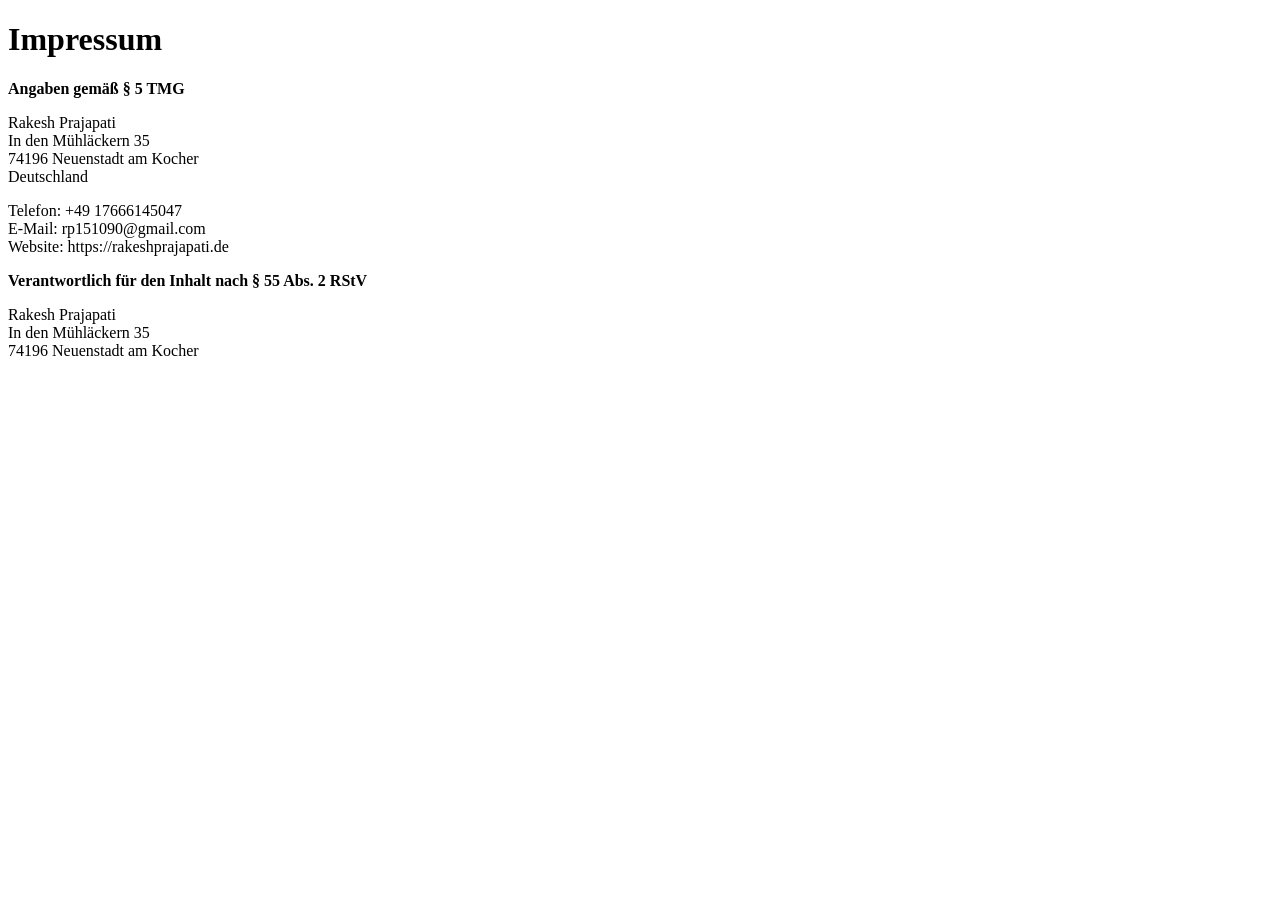
<file: impressum.html>
<!DOCTYPE html>
<html lang="de">
<head>
<meta charset="UTF-8">
<title>Impressum</title>
</head>
<body>

<h1>Impressum</h1>

<p><strong>Angaben gemäß § 5 TMG</strong></p>

<p>
Rakesh Prajapati<br>
In den Mühläckern 35<br>
74196 Neuenstadt am Kocher<br>
Deutschland
</p>

<p>
Telefon: +49 17666145047<br>
E-Mail: rp151090@gmail.com<br>
Website: https://rakeshprajapati.de
</p>

<p><strong>Verantwortlich für den Inhalt nach § 55 Abs. 2 RStV</strong></p>

<p>
Rakesh Prajapati<br>
In den Mühläckern 35<br>
74196 Neuenstadt am Kocher
</p>

</body>
</html>
</file>
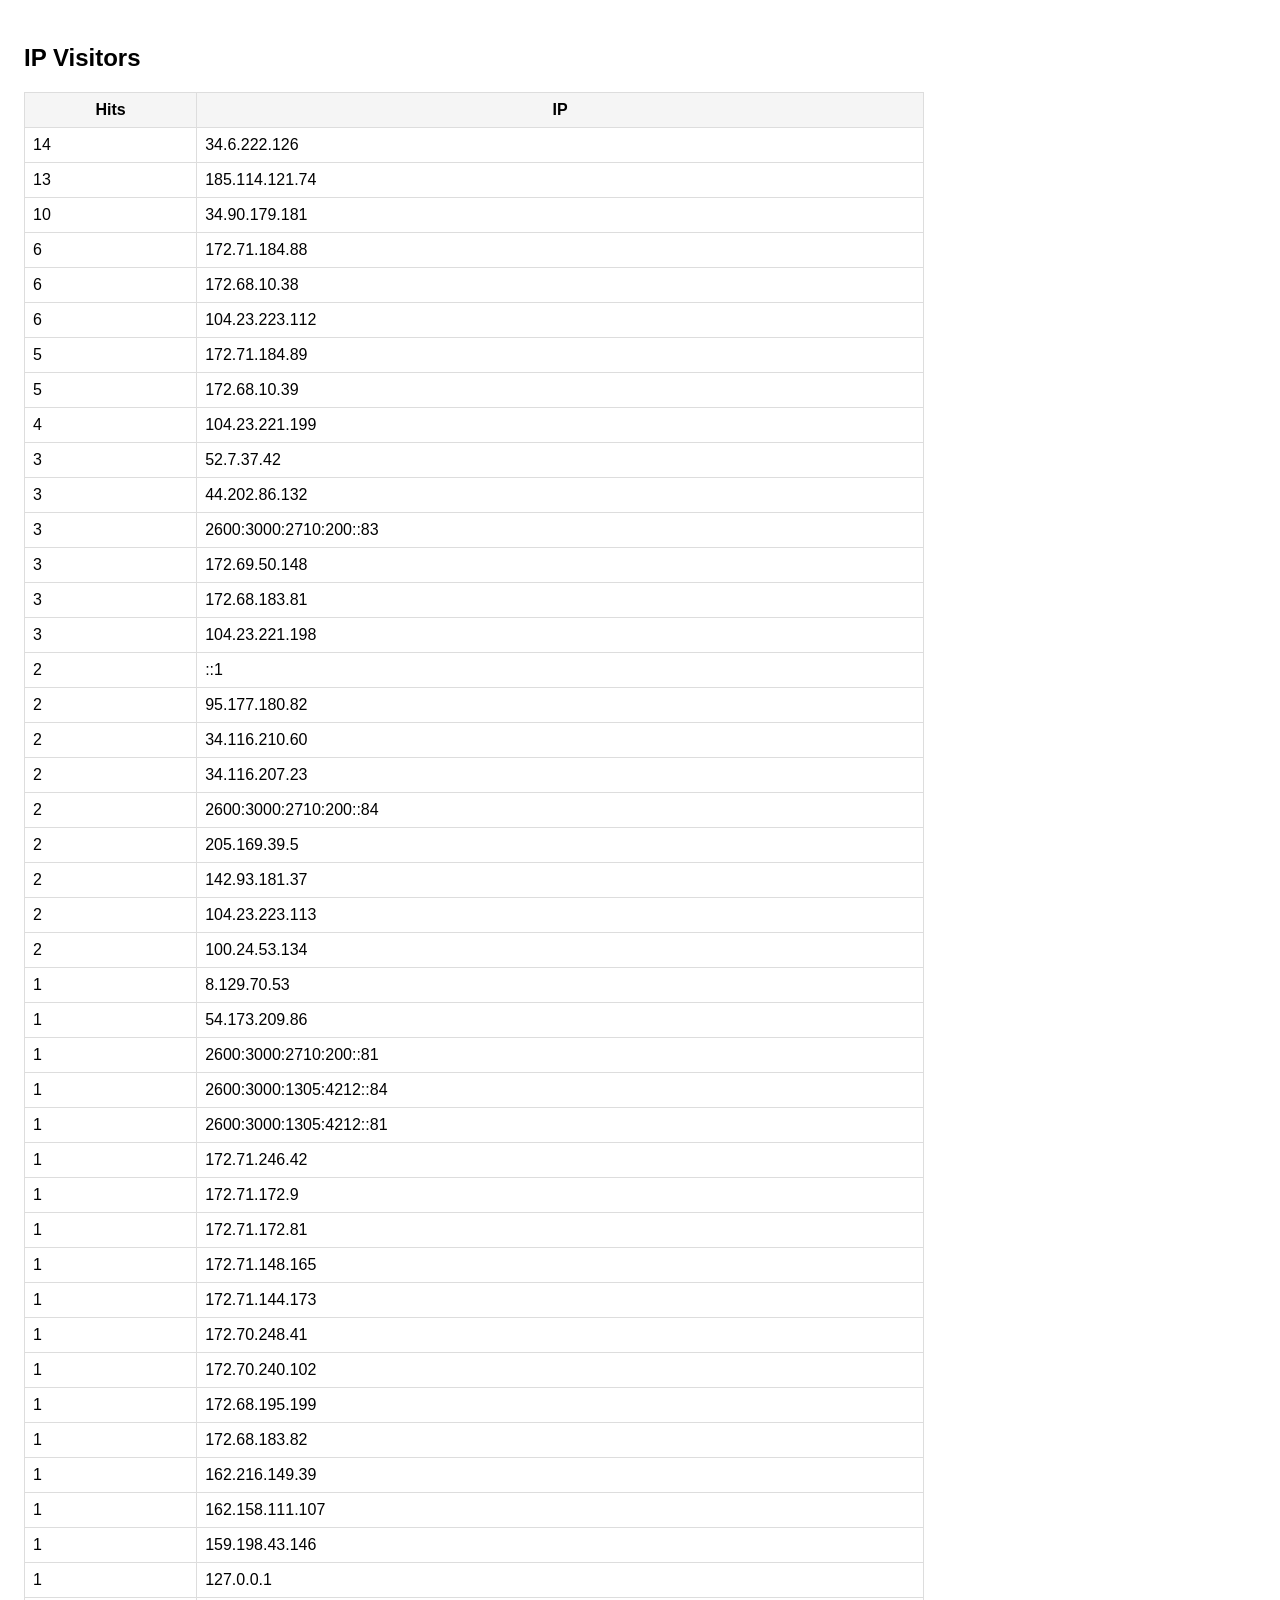
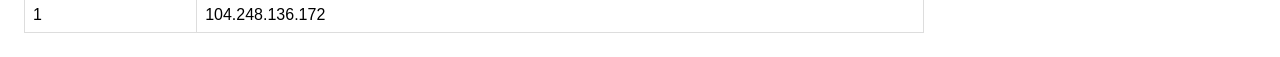
<file: ip-visitors.html>
<!DOCTYPE html><html><head><meta charset="utf-8"><meta name="viewport" content="width=device-width, initial-scale=1">
<title>IP Visitors</title><style>body{font-family:Arial;padding:16px}table{border-collapse:collapse;width:100%;max-width:900px}th,td{border:1px solid #ddd;padding:8px}th{background:#f5f5f5}</style></head><body>
<h2>IP Visitors</h2><table><tr><th>Hits</th><th>IP</th></tr>
<tr><td>14</td><td>34.6.222.126</td></tr>
<tr><td>13</td><td>185.114.121.74</td></tr>
<tr><td>10</td><td>34.90.179.181</td></tr>
<tr><td>6</td><td>172.71.184.88</td></tr>
<tr><td>6</td><td>172.68.10.38</td></tr>
<tr><td>6</td><td>104.23.223.112</td></tr>
<tr><td>5</td><td>172.71.184.89</td></tr>
<tr><td>5</td><td>172.68.10.39</td></tr>
<tr><td>4</td><td>104.23.221.199</td></tr>
<tr><td>3</td><td>52.7.37.42</td></tr>
<tr><td>3</td><td>44.202.86.132</td></tr>
<tr><td>3</td><td>2600:3000:2710:200::83</td></tr>
<tr><td>3</td><td>172.69.50.148</td></tr>
<tr><td>3</td><td>172.68.183.81</td></tr>
<tr><td>3</td><td>104.23.221.198</td></tr>
<tr><td>2</td><td>::1</td></tr>
<tr><td>2</td><td>95.177.180.82</td></tr>
<tr><td>2</td><td>34.116.210.60</td></tr>
<tr><td>2</td><td>34.116.207.23</td></tr>
<tr><td>2</td><td>2600:3000:2710:200::84</td></tr>
<tr><td>2</td><td>205.169.39.5</td></tr>
<tr><td>2</td><td>142.93.181.37</td></tr>
<tr><td>2</td><td>104.23.223.113</td></tr>
<tr><td>2</td><td>100.24.53.134</td></tr>
<tr><td>1</td><td>8.129.70.53</td></tr>
<tr><td>1</td><td>54.173.209.86</td></tr>
<tr><td>1</td><td>2600:3000:2710:200::81</td></tr>
<tr><td>1</td><td>2600:3000:1305:4212::84</td></tr>
<tr><td>1</td><td>2600:3000:1305:4212::81</td></tr>
<tr><td>1</td><td>172.71.246.42</td></tr>
<tr><td>1</td><td>172.71.172.9</td></tr>
<tr><td>1</td><td>172.71.172.81</td></tr>
<tr><td>1</td><td>172.71.148.165</td></tr>
<tr><td>1</td><td>172.71.144.173</td></tr>
<tr><td>1</td><td>172.70.248.41</td></tr>
<tr><td>1</td><td>172.70.240.102</td></tr>
<tr><td>1</td><td>172.68.195.199</td></tr>
<tr><td>1</td><td>172.68.183.82</td></tr>
<tr><td>1</td><td>162.216.149.39</td></tr>
<tr><td>1</td><td>162.158.111.107</td></tr>
<tr><td>1</td><td>159.198.43.146</td></tr>
<tr><td>1</td><td>127.0.0.1</td></tr>
<tr><td>1</td><td>104.248.136.172</td></tr>
</table></body></html>
</file>
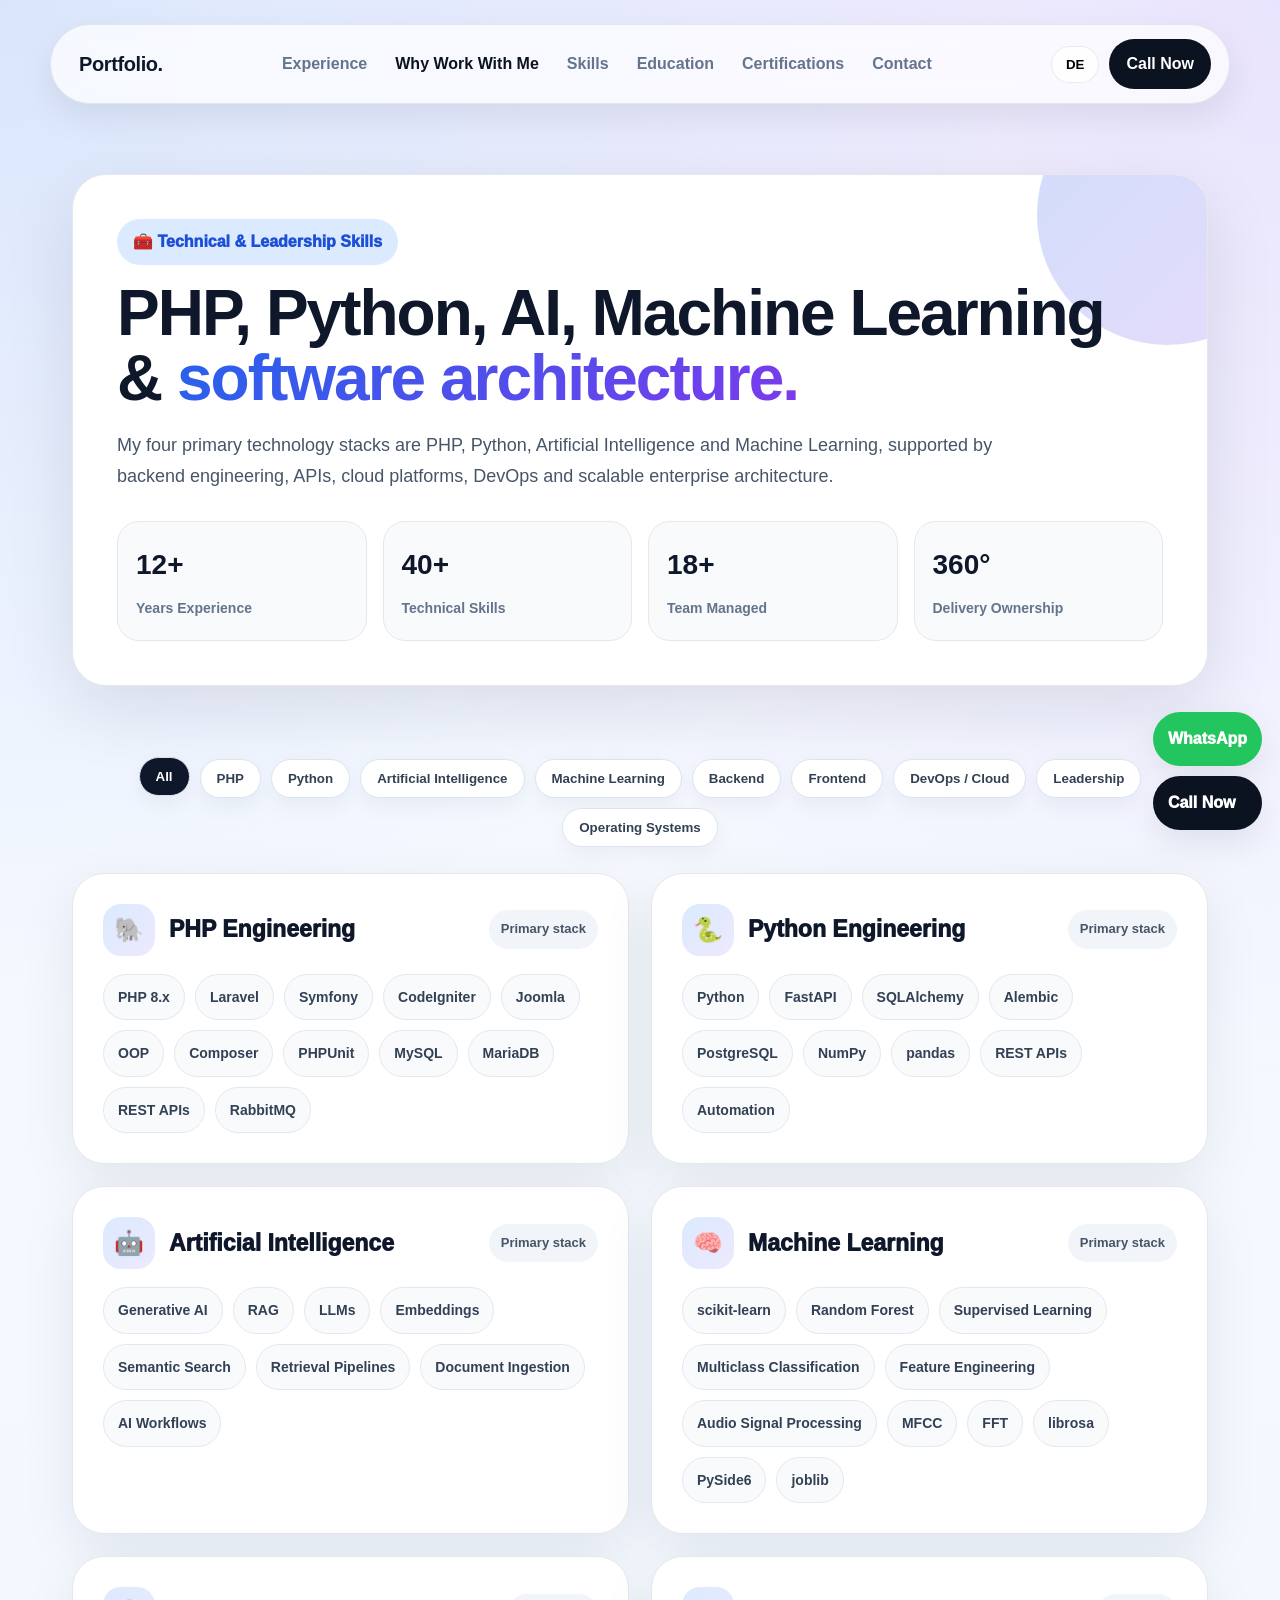
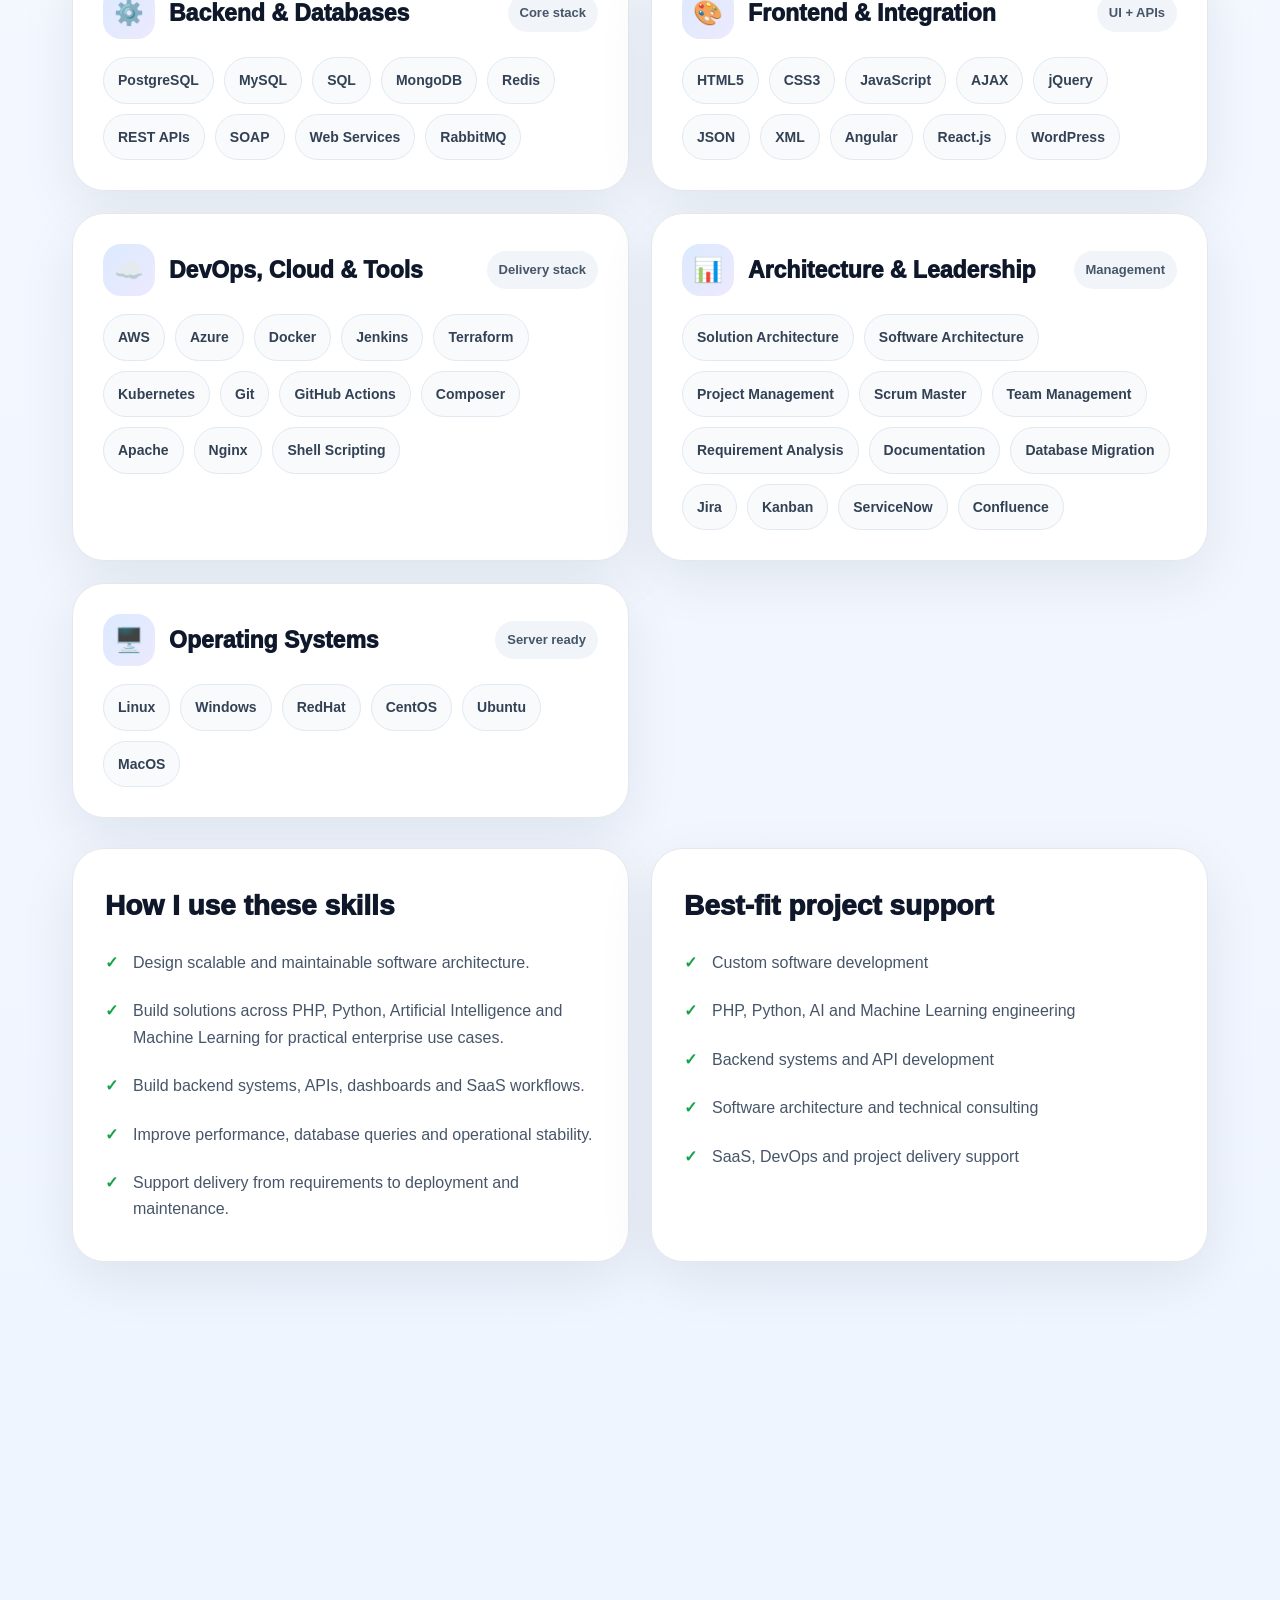
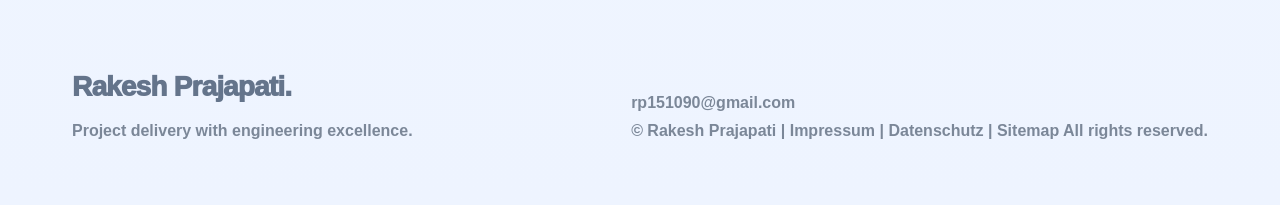
<file: skills.html>
<!doctype html>
<html lang="en">
<head>
  <meta charset="utf-8">
  <meta name="viewport" content="width=device-width, initial-scale=1">

  <title>Skills | Rakesh Prajapati — PHP, Python, AI & Machine Learning</title>
  <meta name="description" content="Technical skills of Rakesh Prajapati centered on four primary stacks: PHP, Python, Artificial Intelligence and Machine Learning, with Laravel, FastAPI, Generative AI, RAG, scikit-learn, cloud, databases and software architecture."><!-- comment --> <meta name="keywords" content="Rakesh Prajapati Skills, PHP Engineer, PHP Developer, Laravel, Python Engineer, Artificial Intelligence, AI Engineer, Machine Learning Engineer, Generative AI, RAG, FastAPI, scikit-learn, Random Forest, MFCC, FFT, Backend Engineer, Software Architect">
  <meta name="author" content="Rakesh Prajapati">
  <link rel="canonical" href="https://rakeshprajapati.de/skills.html">

  <meta property="og:title" content="Skills | Rakesh Prajapati">
  <meta property="og:description" content="Technical, architecture, DevOps and leadership skills of Rakesh Prajapati.">
  <meta property="og:type" content="website">
  <meta property="og:url" content="https://rakeshprajapati.de/skills.html">

  <link rel="stylesheet" href="assets/style.css">

  <style>
    body{
      background:
        radial-gradient(circle at top left, rgba(37,99,235,.14), transparent 28%),
        radial-gradient(circle at top right, rgba(124,58,237,.12), transparent 30%),
        linear-gradient(180deg,#f8fbff,#eef4ff);
      color:#0f172a;
    }

    .skills-hero{
      padding:70px 0 35px;
    }

    .skills-hero-card{
      padding:44px;
      border-radius:34px;
      background:#fff;
      border:1px solid #e5e7eb;
      box-shadow:0 24px 70px rgba(15,23,42,.10);
      position:relative;
      overflow:hidden;
    }

    .skills-hero-card:before{
      content:"";
      position:absolute;
      right:-90px;
      top:-90px;
      width:260px;
      height:260px;
      border-radius:50%;
      background:linear-gradient(135deg,rgba(37,99,235,.22),rgba(124,58,237,.18));
    }

    .skills-hero-card > *{
      position:relative;
      z-index:1;
    }

    .skills-badge{
      display:inline-flex;
      align-items:center;
      gap:8px;
      padding:9px 16px;
      border-radius:999px;
      background:#dbeafe;
      color:#1d4ed8;
      font-weight:950;
      margin-bottom:16px;
    }

    .skills-title{
      font-size:clamp(38px,5vw,64px);
      line-height:1.02;
      letter-spacing:-2px;
      margin:0 0 16px;
      color:#0f172a;
    }

    .skills-title span{
      background:linear-gradient(135deg,#2563eb,#7c3aed);
      -webkit-background-clip:text;
      color:transparent;
    }

    .skills-sub{
      color:#475569;
      font-size:18px;
      line-height:1.75;
      max-width:900px;
    }

    .skills-stats{
      display:grid;
      grid-template-columns:repeat(4,1fr);
      gap:16px;
      margin-top:28px;
    }

    .skills-stat{
      padding:18px;
      border-radius:22px;
      background:#f8fafc;
      border:1px solid #e5e7eb;
    }

    .skills-stat strong{
      display:block;
      font-size:28px;
      color:#0f172a;
      margin-bottom:5px;
    }

    .skills-stat span{
      color:#64748b;
      font-weight:800;
      font-size:14px;
    }

    .section-skills{
      padding:38px 0 60px;
    }

    .filter-wrap{
      display:flex;
      flex-wrap:wrap;
      justify-content:center;
      gap:10px;
      margin-bottom:26px;
    }

    .filterBtn{
      border:1px solid #dbe3ef;
      background:#fff;
      color:#334155;
      padding:11px 16px;
      border-radius:999px;
      cursor:pointer;
      font-weight:900;
      transition:.2s;
      box-shadow:0 8px 22px rgba(15,23,42,.05);
    }

    .filterBtn.active,
    .filterBtn:hover{
      background:#0f172a;
      color:#fff;
      transform:translateY(-2px);
    }

    .skills-grid{
      display:grid;
      grid-template-columns:repeat(2,1fr);
      gap:22px;
    }

    .skill-card{
      padding:30px;
      border-radius:32px;
      background:#fff;
      border:1px solid #e5e7eb;
      box-shadow:0 18px 55px rgba(15,23,42,.08);
      transition:.25s;
      position:relative;
      overflow:hidden;
    }

    .skill-card:hover{
      transform:translateY(-6px);
      box-shadow:0 28px 80px rgba(15,23,42,.14);
    }

    .skill-card:before{
      content:"";
      position:absolute;
      inset:0;
      background:linear-gradient(135deg,rgba(37,99,235,.06),rgba(124,58,237,.04));
      opacity:0;
      transition:.25s;
    }

    .skill-card:hover:before{
      opacity:1;
    }

    .skill-card > *{
      position:relative;
      z-index:1;
    }

    .skill-head{
      display:flex;
      align-items:center;
      justify-content:space-between;
      gap:16px;
      margin-bottom:18px;
    }

    .skill-title-wrap{
      display:flex;
      align-items:center;
      gap:14px;
    }

    .skill-icon{
      width:52px;
      height:52px;
      border-radius:18px;
      display:grid;
      place-items:center;
      background:linear-gradient(135deg,#dbeafe,#ede9fe);
      font-size:24px;
    }

    .skill-card h3{
      margin:0;
      color:#0f172a;
      font-size:23px;
      font-weight:950;
    }

    .skill-count{
      padding:8px 12px;
      border-radius:999px;
      background:#f1f5f9;
      color:#475569;
      font-weight:900;
      font-size:13px;
      white-space:nowrap;
    }

    .chips{
      display:flex;
      flex-wrap:wrap;
      gap:10px;
    }

    .chip{
      padding:10px 14px;
      border-radius:999px;
      background:#f8fafc;
      color:#334155;
      border:1px solid #e2e8f0;
      font-weight:850;
      font-size:14px;
      transition:.2s;
    }

    .chip:hover{
      background:#dbeafe;
      color:#1d4ed8;
      transform:translateY(-2px);
    }

    .highlight-section{
      margin-top:30px;
      display:grid;
      grid-template-columns:1fr 1fr;
      gap:22px;
    }

    .highlight-card{
      padding:32px;
      border-radius:32px;
      background:#fff;
      border:1px solid #e5e7eb;
      box-shadow:0 18px 55px rgba(15,23,42,.08);
    }

    .highlight-card h2{
      margin:0 0 14px;
      color:#0f172a;
      font-size:28px;
      font-weight:950;
    }

    .kvList{
      list-style:none;
      padding:0;
      margin:0;
      display:grid;
      gap:10px;
    }

    .kvList li{
      position:relative;
      padding-left:28px;
      color:#475569;
      line-height:1.65;
    }

    .kvList li:before{
      content:"✓";
      position:absolute;
      left:0;
      top:0;
      color:#16a34a;
      font-weight:950;
    }

    .cta-panel{
      margin-top:30px;
      padding:34px;
      border-radius:32px;
      background:linear-gradient(135deg,#0f172a,#1d4ed8);
      color:#fff;
      text-align:center;
      box-shadow:0 22px 70px rgba(15,23,42,.18);
    }

    .cta-panel h2{
      margin:0 0 10px;
      font-size:32px;
    }

    .cta-panel p{
      color:#dbeafe;
      max-width:760px;
      margin:0 auto 22px;
      line-height:1.7;
    }

    .ctaRow{
      display:flex;
      justify-content:center;
      flex-wrap:wrap;
      gap:14px;
    }

    .cta{
      display:inline-flex;
      align-items:center;
      justify-content:center;
      padding:13px 18px;
      border-radius:999px;
      background:#fff;
      color:#0f172a;
      border:1px solid #e5e7eb;
      font-weight:950;
      transition:.25s;
      box-shadow:0 10px 30px rgba(15,23,42,.06);
    }

    .cta:hover{
      transform:translateY(-3px);
      box-shadow:0 18px 45px rgba(15,23,42,.12);
    }

    .ctaPrimary{
      color:#fff;
      border:0;
      background:linear-gradient(135deg,#2563eb,#7c3aed);
    }

    .reveal{
      opacity:0;
      transform:translateY(24px);
      transition:opacity .7s ease, transform .7s ease;
    }

    .reveal.show{
      opacity:1;
      transform:none;
    }

    @media(max-width:900px){
      .skills-stats,
      .skills-grid,
      .highlight-section{
        grid-template-columns:1fr;
      }

      .skills-hero-card,
      .skill-card,
      .highlight-card,
      .cta-panel{
        padding:26px;
      }

      .skills-title{
        letter-spacing:-1px;
      }

      .skill-head{
        align-items:flex-start;
        flex-direction:column;
      }
    }
        /* FINAL MOBILE MENU CLICK FIX */

.menu-toggle {
  display: none !important;
  position: relative;
  z-index: 100001;
  pointer-events: auto;
}

.nav {
  position: relative;
  z-index: 99999;
}

.nav.mobile-open {
  position: fixed;
  top: 24px;
  left: 16px;
  right: 16px;
  z-index: 100000 !important;
  pointer-events: auto;
}

.nav.mobile-open .menu,
.nav.mobile-open .actions,
.nav.mobile-open .navlink,
.nav.mobile-open .btn,
.nav.mobile-open a,
.nav.mobile-open button {
  pointer-events: auto !important;
}

@media (max-width: 900px) {
  .menu-toggle {
    display: inline-flex !important;
  }

  .menu,
  .actions {
    display: none !important;
  }

  .nav.mobile-open .menu,
  .nav.mobile-open .actions {
    display: flex !important;
  }
}

@media (min-width: 901px) {
  .menu-toggle {
    display: none !important;
  }

  .menu {
    display: flex !important;
  }

  .actions {
    display: flex !important;
  }
}

/* Floating buttons should not block mobile menu */
.whatsapp-float,
.call-float,
.floating-buttons,
.float-buttons,
.sticky-buttons {
  z-index: 999 !important;
}
/* FINAL BEAUTIFUL MOBILE MENU */
@media (max-width: 900px) {
  .nav.mobile-open {
    position: fixed !important;
    top: 24px !important;
    left: 16px !important;
    right: 16px !important;
    width: auto !important;
    max-height: calc(100vh - 48px);
    overflow-y: auto;

    display: grid !important;
    grid-template-columns: 1fr auto !important;
    align-items: center !important;

    padding: 42px 32px !important;
    border-radius: 32px !important;
    background: rgba(255,255,255,.97) !important;
    box-shadow: 0 22px 70px rgba(15,23,42,.18) !important;
    z-index: 100000 !important;
  }

  .nav.mobile-open .brand {
    grid-column: 1 !important;
    grid-row: 1 !important;
    font-size: 30px !important;
    line-height: 1 !important;
  }

  .nav.mobile-open .menu-toggle {
    grid-column: 2 !important;
    grid-row: 1 !important;
    width: 58px !important;
    height: 58px !important;
    border-radius: 50% !important;
    font-size: 30px !important;
  }

  .nav.mobile-open .menu {
    grid-column: 1 / -1 !important;
    display: flex !important;
    flex-direction: column !important;
    align-items: center !important;
    gap: 22px !important;

    width: 100% !important;
    margin: 34px 0 24px !important;
    padding: 30px 0 0 !important;
    border-top: 1px solid #e5e7eb !important;

    overflow: visible !important;
  }

  .nav.mobile-open .navlink {
    display: block !important;
    width: 100% !important;
    max-width: 100% !important;

    text-align: center !important;
    font-size: 22px !important;
    font-weight: 900 !important;
    line-height: 1.25 !important;
    color: #64748b !important;

    white-space: normal !important;
    word-break: normal !important;
  }

  .nav.mobile-open .actions {
    grid-column: 1 / -1 !important;
    display: flex !important;
    flex-direction: column !important;
    gap: 14px !important;
    width: 100% !important;
  }

  .nav.mobile-open .actions .btn,
  .nav.mobile-open .actions a,
  .nav.mobile-open .actions button {
    width: 100% !important;
    min-height: 58px !important;
    border-radius: 999px !important;
    justify-content: center !important;
    text-align: center !important;
    font-size: 18px !important;
    font-weight: 900 !important;
  }
}
/* ===== FINAL MOBILE MENU BUTTON ===== */
.menu-toggle {
  width: 52px;
  height: 52px;
  border-radius: 50%;
  border: 1px solid #e5e7eb;
  background: rgba(255,255,255,0.9);
  display: none;
  align-items: center;
  justify-content: center;
  flex-direction: column;
  gap: 5px;
  cursor: pointer;
  box-shadow: 0 10px 30px rgba(15,23,42,.08);
  backdrop-filter: blur(8px);
  z-index: 100001;
}

.menu-toggle span {
  width: 22px;
  height: 2px;
  background: #0f172a;
  border-radius: 2px;
  transition: 0.3s ease;
}

/* ANIMATION → X */
.nav.mobile-open .menu-toggle span:nth-child(1) {
  transform: translateY(7px) rotate(45deg);
}

.nav.mobile-open .menu-toggle span:nth-child(2) {
  opacity: 0;
}

.nav.mobile-open .menu-toggle span:nth-child(3) {
  transform: translateY(-7px) rotate(-45deg);
}

/* MOBILE ONLY */
@media (max-width: 900px) {
  .menu-toggle {
    display: flex !important;
  }
}

    /* ===== FIX MENU DESIGN ===== */
@media (max-width: 900px) {
  .nav.mobile-open {
    position: fixed;
    top: 20px;
    left: 16px;
    right: 16px;
    border-radius: 28px;
    padding: 28px 22px;
    background: rgba(255,255,255,0.97);
    box-shadow: 0 25px 70px rgba(15,23,42,.18);
    z-index: 100000;
  }

  .nav.mobile-open .menu {
    display: flex !important;
    flex-direction: column;
    align-items: center;
    gap: 18px;
    margin-top: 20px;
    border-top: 1px solid #e5e7eb;
    padding-top: 20px;
  }

  .nav.mobile-open .navlink {
    font-size: 20px;
    font-weight: 800;
    color: #64748b;
    text-align: center;
  }

  .nav.mobile-open .actions {
    display: flex !important;
    flex-direction: column;
    gap: 12px;
    margin-top: 20px;
  }

  .nav.mobile-open .btn {
    width: 100%;
    text-align: center;
  }
}

/* ===== PREVENT FLOAT BUTTON OVERLAP ===== */
.whatsapp-float,
.call-float {
  z-index: 10 !important;
}
/* ===== FINAL CLEAN MOBILE MENU ===== */

/* BUTTON */
.menu-toggle {
  width: 52px;
  height: 52px;
  border-radius: 50%;
  border: 1px solid #e5e7eb;
  background: rgba(255,255,255,0.9);
  display: none;
  align-items: center;
  justify-content: center;
  flex-direction: column;
  gap: 5px;
  cursor: pointer;
  box-shadow: 0 10px 30px rgba(15,23,42,.08);
  backdrop-filter: blur(8px);
  z-index: 1001;
}

.menu-toggle span {
  width: 22px;
  height: 2px;
  background: #0f172a;
  border-radius: 2px;
  transition: 0.3s ease;
}

/* ANIMATION */
.nav.mobile-open .menu-toggle span:nth-child(1) {
  transform: translateY(7px) rotate(45deg);
}
.nav.mobile-open .menu-toggle span:nth-child(2) {
  opacity: 0;
}
.nav.mobile-open .menu-toggle span:nth-child(3) {
  transform: translateY(-7px) rotate(-45deg);
}

/* MOBILE */
@media (max-width: 900px) {

  .menu-toggle {
    display: flex;
  }

  .menu,
  .actions {
    display: none;
  }

  .nav.mobile-open {
    position: fixed;
    top: 20px;
    left: 16px;
    right: 16px;
    border-radius: 28px;
    padding: 26px;
    background: rgba(255,255,255,0.97);
    box-shadow: 0 25px 70px rgba(15,23,42,.18);
    z-index: 1000;
  }

  .nav.mobile-open .menu {
    display: flex;
    flex-direction: column;
    align-items: center;
    gap: 18px;
    margin-top: 20px;
    padding-top: 20px;
    border-top: 1px solid #e5e7eb;
  }

  .nav.mobile-open .navlink {
    font-size: 20px;
    font-weight: 800;
    color: #64748b;
    text-align: center;
  }

  .nav.mobile-open .actions {
    display: flex;
    flex-direction: column;
    gap: 12px;
    margin-top: 20px;
  }

  .nav.mobile-open .btn {
    width: 100%;
    text-align: center;
  }
}

/* DESKTOP */
@media (min-width: 901px) {
  .menu-toggle {
    display: none;
  }

  .menu {
    display: flex;
  }

  .actions {
    display: flex;
  }
}
  </style>
</head>

<body>

<div class="container navWrap">
  <div class="nav" id="mainNav">
    <a class="brand" href="index.html">Portfolio.</a>

 <button class="menu-toggle" id="menuToggle" aria-label="Menu">
  <span></span>
  <span></span>
  <span></span>
</button>
    <div class="menu">
      <a href="experience.html" class="navlink" data-i18n="nav.experience">Experience</a>
      <a href="value.html" class="navlink active" data-i18n="nav.value">Why Work With Me</a>
      <a href="skills.html" class="navlink" data-i18n="nav.skills">Skills</a>
      <a href="education.html" class="navlink" data-i18n="nav.education">Education</a>
      <a href="certifications.html" class="navlink" data-i18n="nav.certs">Certifications</a>
      <!--<a href="documents.html" class="navlink" data-i18n="nav.docs">Documents</a>-->
      <a href="contact.html" class="navlink" data-i18n="nav.contact">Contact</a>
    </div>

    <div class="actions">
        <button class="btn" type="button" id="langToggle">DE</button>
        <a class="btn btnPrimary" href="tel:+4917666145047" data-i18n="nav.callNow">Call Now</a>
      </div>
  </div>
</div>

  <section class="skills-hero">
    <div class="container">
      <div class="skills-hero-card reveal">
        <div class="skills-badge" data-i18n="skills.badge">🧰 Technical & Leadership Skills</div>

        <h1 class="skills-title" data-ai-i18n="skills.heroTitle">
  PHP, Python, AI, Machine Learning & <span>software architecture.</span>
        </h1>

        <p class="skills-sub" data-ai-i18n="skills.heroSubtitle">
          My four primary technology stacks are PHP, Python, Artificial Intelligence and Machine Learning, supported by backend engineering, APIs, cloud platforms, DevOps and scalable enterprise architecture.
        </p>

        <div class="skills-stats">
          <div class="skills-stat">
            <strong>12+</strong>
            <span data-i18n="skills.stat.years">Years Experience</span>
          </div>

          <div class="skills-stat">
            <strong>40+</strong>
            <span data-i18n="skills.stat.technical">Technical Skills</span>
          </div>

          <div class="skills-stat">
            <strong>18+</strong>
            <span data-i18n="skills.stat.team">Team Managed</span>
          </div>

          <div class="skills-stat">
            <strong>360°</strong>
            <span data-i18n="skills.stat.delivery">Delivery Ownership</span>
          </div>
        </div>
      </div>
    </div>
  </section>

  <section class="section-skills">
    <div class="container">

      <div class="filter-wrap reveal">
        <button class="filterBtn active" data-filter="all" data-i18n="skills.filter.all">All</button>
        <button class="filterBtn" data-filter="php" data-ai-i18n="skills.filter.php">PHP</button>
        <button class="filterBtn" data-filter="python" data-ai-i18n="skills.filter.python">Python</button>
        <button class="filterBtn" data-filter="ai" data-ai-i18n="skills.filter.ai">Artificial Intelligence</button>
        <button class="filterBtn" data-filter="ml" data-ai-i18n="skills.filter.ml">Machine Learning</button>
        <button class="filterBtn" data-filter="backend" data-i18n="skills.filter.backend">Backend</button>
        <button class="filterBtn" data-filter="frontend" data-i18n="skills.filter.frontend">Frontend</button>
        <button class="filterBtn" data-filter="devops" data-i18n="skills.filter.devops">DevOps / Cloud</button>
        <button class="filterBtn" data-filter="management" data-i18n="skills.filter.management">Leadership</button>
        <button class="filterBtn" data-filter="os" data-i18n="skills.filter.os">Operating Systems</button>
      </div>

      <div class="skills-grid" id="skillsGrid">

        <article class="skill-card reveal" data-cat="php">
          <div class="skill-head">
            <div class="skill-title-wrap">
              <div class="skill-icon">🐘</div>
              <h3 data-ai-i18n="skills.php.title">PHP Engineering</h3>
            </div>
            <span class="skill-count" data-ai-i18n="skills.primary.count">Primary stack</span>
          </div>
          <div class="chips">
            <span class="chip">PHP 8.x</span><span class="chip">Laravel</span><span class="chip">Symfony</span><span class="chip">CodeIgniter</span><span class="chip">Joomla</span><span class="chip">OOP</span><span class="chip">Composer</span><span class="chip">PHPUnit</span><span class="chip">MySQL</span><span class="chip">MariaDB</span><span class="chip">REST APIs</span><span class="chip">RabbitMQ</span>
          </div>
        </article>

        <article class="skill-card reveal" data-cat="python">
          <div class="skill-head">
            <div class="skill-title-wrap">
              <div class="skill-icon">🐍</div>
              <h3 data-ai-i18n="skills.python.title">Python Engineering</h3>
            </div>
            <span class="skill-count" data-ai-i18n="skills.primary.count">Primary stack</span>
          </div>
          <div class="chips">
            <span class="chip">Python</span><span class="chip">FastAPI</span><span class="chip">SQLAlchemy</span><span class="chip">Alembic</span><span class="chip">PostgreSQL</span><span class="chip">NumPy</span><span class="chip">pandas</span><span class="chip">REST APIs</span><span class="chip">Automation</span>
          </div>
        </article>

        <article class="skill-card reveal" data-cat="ai">
          <div class="skill-head">
            <div class="skill-title-wrap">
              <div class="skill-icon">🤖</div>
              <h3 data-ai-i18n="skills.ai.title">Artificial Intelligence</h3>
            </div>
            <span class="skill-count" data-ai-i18n="skills.primary.count">Primary stack</span>
          </div>
          <div class="chips">
            <span class="chip">Generative AI</span><span class="chip">RAG</span><span class="chip">LLMs</span><span class="chip">Embeddings</span><span class="chip">Semantic Search</span><span class="chip">Retrieval Pipelines</span><span class="chip">Document Ingestion</span><span class="chip">AI Workflows</span>
          </div>
        </article>

        <article class="skill-card reveal" data-cat="ml">
          <div class="skill-head">
            <div class="skill-title-wrap">
              <div class="skill-icon">🧠</div>
              <h3 data-ai-i18n="skills.ml.title">Machine Learning</h3>
            </div>
            <span class="skill-count" data-ai-i18n="skills.primary.count">Primary stack</span>
          </div>
          <div class="chips">
            <span class="chip">scikit-learn</span><span class="chip">Random Forest</span><span class="chip">Supervised Learning</span><span class="chip">Multiclass Classification</span><span class="chip">Feature Engineering</span><span class="chip">Audio Signal Processing</span><span class="chip">MFCC</span><span class="chip">FFT</span><span class="chip">librosa</span><span class="chip">PySide6</span><span class="chip">joblib</span>
          </div>
        </article>

        <article class="skill-card reveal" data-cat="backend">
          <div class="skill-head">
            <div class="skill-title-wrap">
              <div class="skill-icon">⚙️</div>
              <h3 data-i18n="skills.backend.title">Backend & Databases</h3>
            </div>
            <span class="skill-count" data-i18n="skills.count.coreStack">Core stack</span>
          </div>

          <div class="chips">
            <span class="chip">PostgreSQL</span>
            <span class="chip">MySQL</span>
            <span class="chip">SQL</span>
            <span class="chip">MongoDB</span>
            <span class="chip">Redis</span>
            <span class="chip">REST APIs</span>
            <span class="chip">SOAP</span>
            <span class="chip">Web Services</span>
            <span class="chip">RabbitMQ</span>
          </div>
        </article>

        <article class="skill-card reveal" data-cat="frontend">
          <div class="skill-head">
            <div class="skill-title-wrap">
              <div class="skill-icon">🎨</div>
              <h3 data-i18n="skills.frontend.title">Frontend & Integration</h3>
            </div>
            <span class="skill-count" data-i18n="skills.count.uiApis">UI + APIs</span>
          </div>

          <div class="chips">
            <span class="chip">HTML5</span>
            <span class="chip">CSS3</span>
            <span class="chip">JavaScript</span>
            <span class="chip">AJAX</span>
            <span class="chip">jQuery</span>
            <span class="chip">JSON</span>
            <span class="chip">XML</span>
            <span class="chip">Angular</span>
            <span class="chip">React.js</span>
            <span class="chip">WordPress</span>
          </div>
        </article>

        <article class="skill-card reveal" data-cat="devops">
          <div class="skill-head">
            <div class="skill-title-wrap">
              <div class="skill-icon">☁️</div>
              <h3 data-i18n="skills.devops.title">DevOps, Cloud & Tools</h3>
            </div>
            <span class="skill-count" data-i18n="skills.count.deliveryStack">Delivery stack</span>
          </div>

          <div class="chips">
            <span class="chip">AWS</span>
            <span class="chip">Azure</span>
            <span class="chip">Docker</span>
            <span class="chip">Jenkins</span>
            <span class="chip">Terraform</span>
            <span class="chip">Kubernetes</span>
            <span class="chip">Git</span>
            <span class="chip">GitHub Actions</span>
            <span class="chip">Composer</span>
            <span class="chip">Apache</span>
            <span class="chip">Nginx</span>
            <span class="chip">Shell Scripting</span>
          </div>
        </article>

        <article class="skill-card reveal" data-cat="management">
          <div class="skill-head">
            <div class="skill-title-wrap">
              <div class="skill-icon">📊</div>
              <h3 data-i18n="skills.leadership.title">Architecture & Leadership</h3>
            </div>
            <span class="skill-count" data-i18n="skills.count.management">Management</span>
          </div>

          <div class="chips">
            <span class="chip">Solution Architecture</span>
            <span class="chip">Software Architecture</span>
            <span class="chip">Project Management</span>
            <span class="chip">Scrum Master</span>
            <span class="chip">Team Management</span>
            <span class="chip">Requirement Analysis</span>
            <span class="chip">Documentation</span>
            <span class="chip">Database Migration</span>
            <span class="chip">Jira</span>
            <span class="chip">Kanban</span>
            <span class="chip">ServiceNow</span>
            <span class="chip">Confluence</span>
          </div>
        </article>

        <article class="skill-card reveal" data-cat="os">
          <div class="skill-head">
            <div class="skill-title-wrap">
              <div class="skill-icon">🖥️</div>
              <h3 data-i18n="skills.os.title">Operating Systems</h3>
            </div>
            <span class="skill-count" data-i18n="skills.count.serverReady">Server ready</span>
          </div>

          <div class="chips">
            <span class="chip">Linux</span>
            <span class="chip">Windows</span>
            <span class="chip">RedHat</span>
            <span class="chip">CentOS</span>
            <span class="chip">Ubuntu</span>
            <span class="chip">MacOS</span>
          </div>
        </article>

      </div>

      <div class="highlight-section">
        <div class="highlight-card reveal">
          <h2 data-i18n="skills.use.title">How I use these skills</h2>
          <ul class="kvList">
            <li data-i18n="skills.use.r1">Design scalable and maintainable software architecture.</li>
            <li data-ai-i18n="skills.use.ai">Build Python, Machine Learning, Generative AI and RAG solutions for practical enterprise use cases.</li>
            <li data-i18n="skills.use.r2">Build backend systems, APIs, dashboards and SaaS workflows.</li>
            <li data-i18n="skills.use.r3">Improve performance, database queries and operational stability.</li>
            <li data-i18n="skills.use.r4">Support delivery from requirements to deployment and maintenance.</li>
          </ul>
        </div>

        <div class="highlight-card reveal">
          <h2 data-i18n="skills.roles.title">Best-fit project support</h2>
          <ul class="kvList">
            <li data-i18n="skills.roles.r1">Custom software development</li>
            <li data-ai-i18n="skills.roles.ai">Python, AI/ML and RAG engineering</li>
            <li data-i18n="skills.roles.r2">Backend systems and API development</li>
            <li data-i18n="skills.roles.r3">Software architecture and technical consulting</li>
            <li data-i18n="skills.roles.r4">SaaS, DevOps and project delivery support</li>
          </ul>
        </div>
      </div>

      <div class="cta-panel reveal">
        <h2 data-i18n="skills.cta.title">Need a technical partner who can also lead delivery?</h2>
        <p data-i18n="skills.cta.text">
          Through TrustNova Tech, I combine hands-on engineering with architecture thinking, stakeholder communication and reliable project execution.
        </p>

        <div class="ctaRow">
          <a class="cta ctaPrimary" href="contact.html" data-i18n="common.contactMe">Contact Me</a>
          <a class="cta" href="tel:+4917666145047" data-i18n="common.callNow">Call Now</a>
          <a class="cta" href="experience.html" data-i18n="common.seeExperience">See Experience</a>
        </div>
      </div>

    </div>
  </section>

  <div id="footerMount"></div>

  <script src="assets/i18n.js"></script>
  <script src="assets/app.js"></script>

  <script>
      
            document.addEventListener('DOMContentLoaded', function () {
  const nav = document.getElementById('mainNav');
  const toggle = document.getElementById('menuToggle');

  if (nav && toggle) {
    toggle.addEventListener('click', function () {
      nav.classList.toggle('mobile-open');
    });
  }
});


    const revealItems = document.querySelectorAll('.reveal');

    const observer = new IntersectionObserver(function(entries){
      entries.forEach(function(entry){
        if(entry.isIntersecting){
          entry.target.classList.add('show');
        }
      });
    }, { threshold: 0.15 });

    revealItems.forEach(function(item){
      observer.observe(item);
    });

    const filterButtons = document.querySelectorAll('.filterBtn');
    const skillCards = document.querySelectorAll('#skillsGrid .skill-card');

    filterButtons.forEach(function(button){
      button.addEventListener('click', function(){
        const filter = button.getAttribute('data-filter');

        filterButtons.forEach(function(btn){
          btn.classList.remove('active');
        });

        button.classList.add('active');

        skillCards.forEach(function(card){
          const category = card.getAttribute('data-cat');

          if(filter === 'all' || category === filter){
            card.style.display = 'block';
          }else{
            card.style.display = 'none';
          }
        });
      });
    });

    fetch('assets/footer.html', {cache:'no-store'})
      .then(function(response){ return response.text(); })
      .then(function(html){
        const footerMount = document.getElementById('footerMount');
        if(footerMount){ footerMount.innerHTML = html; }

        if(window.__setLang){
          const saved = localStorage.getItem('site_lang') || 'en';
          window.__setLang(saved);
        }
      })
      .catch(function(){});
  </script>


  <script>
  (function () {
    const aiCopy = {
      en: {
        "skills.heroTitle": 'PHP, Python, AI, Machine Learning & <span>software architecture.</span>',
        "skills.heroSubtitle": "My four primary technology stacks are PHP, Python, Artificial Intelligence and Machine Learning, supported by backend engineering, APIs, cloud platforms, DevOps and scalable enterprise architecture.",
        "skills.filter.php": "PHP",
        "skills.filter.python": "Python",
        "skills.filter.ai": "Artificial Intelligence",
        "skills.filter.ml": "Machine Learning",
        "skills.php.title": "PHP Engineering",
        "skills.python.title": "Python Engineering",
        "skills.ai.title": "Artificial Intelligence",
        "skills.ml.title": "Machine Learning",
        "skills.primary.count": "Primary stack",
        "skills.use.ai": "Build solutions across PHP, Python, Artificial Intelligence and Machine Learning for practical enterprise use cases.",
        "skills.roles.ai": "PHP, Python, AI and Machine Learning engineering"
      },
      de: {
        "skills.heroTitle": 'PHP, Python, KI, Machine Learning & <span>Software-Architektur.</span>',
        "skills.heroSubtitle": "Meine vier primären Technologie-Stacks sind PHP, Python, Künstliche Intelligenz und Machine Learning, unterstützt durch Backend-Engineering, APIs, Cloud-Plattformen, DevOps und skalierbare Enterprise-Architektur.",
        "skills.filter.php": "PHP",
        "skills.filter.python": "Python",
        "skills.filter.ai": "Künstliche Intelligenz",
        "skills.filter.ml": "Machine Learning",
        "skills.php.title": "PHP Engineering",
        "skills.python.title": "Python Engineering",
        "skills.ai.title": "Künstliche Intelligenz",
        "skills.ml.title": "Machine Learning",
        "skills.primary.count": "Primärer Stack",
        "skills.use.ai": "Entwicklung praxisnaher Enterprise-Lösungen mit PHP, Python, Künstlicher Intelligenz und Machine Learning.",
        "skills.roles.ai": "PHP-, Python-, KI- und Machine-Learning-Engineering"
      }
    };

    function applyAiCopy() {
      const lang = localStorage.getItem("site_lang") === "de" ? "de" : "en";
      document.querySelectorAll("[data-ai-i18n]").forEach(function (el) {
        const key = el.getAttribute("data-ai-i18n");
        if (aiCopy[lang][key]) el.innerHTML = aiCopy[lang][key];
      });
    }

    document.addEventListener("DOMContentLoaded", function () {
      setTimeout(applyAiCopy, 0);
      const toggle = document.getElementById("langToggle");
      if (toggle) toggle.addEventListener("click", function () { setTimeout(applyAiCopy, 0); });
    });
    window.addEventListener("load", function () { setTimeout(applyAiCopy, 50); });
  })();
  </script>

</body>
</html>
</file>
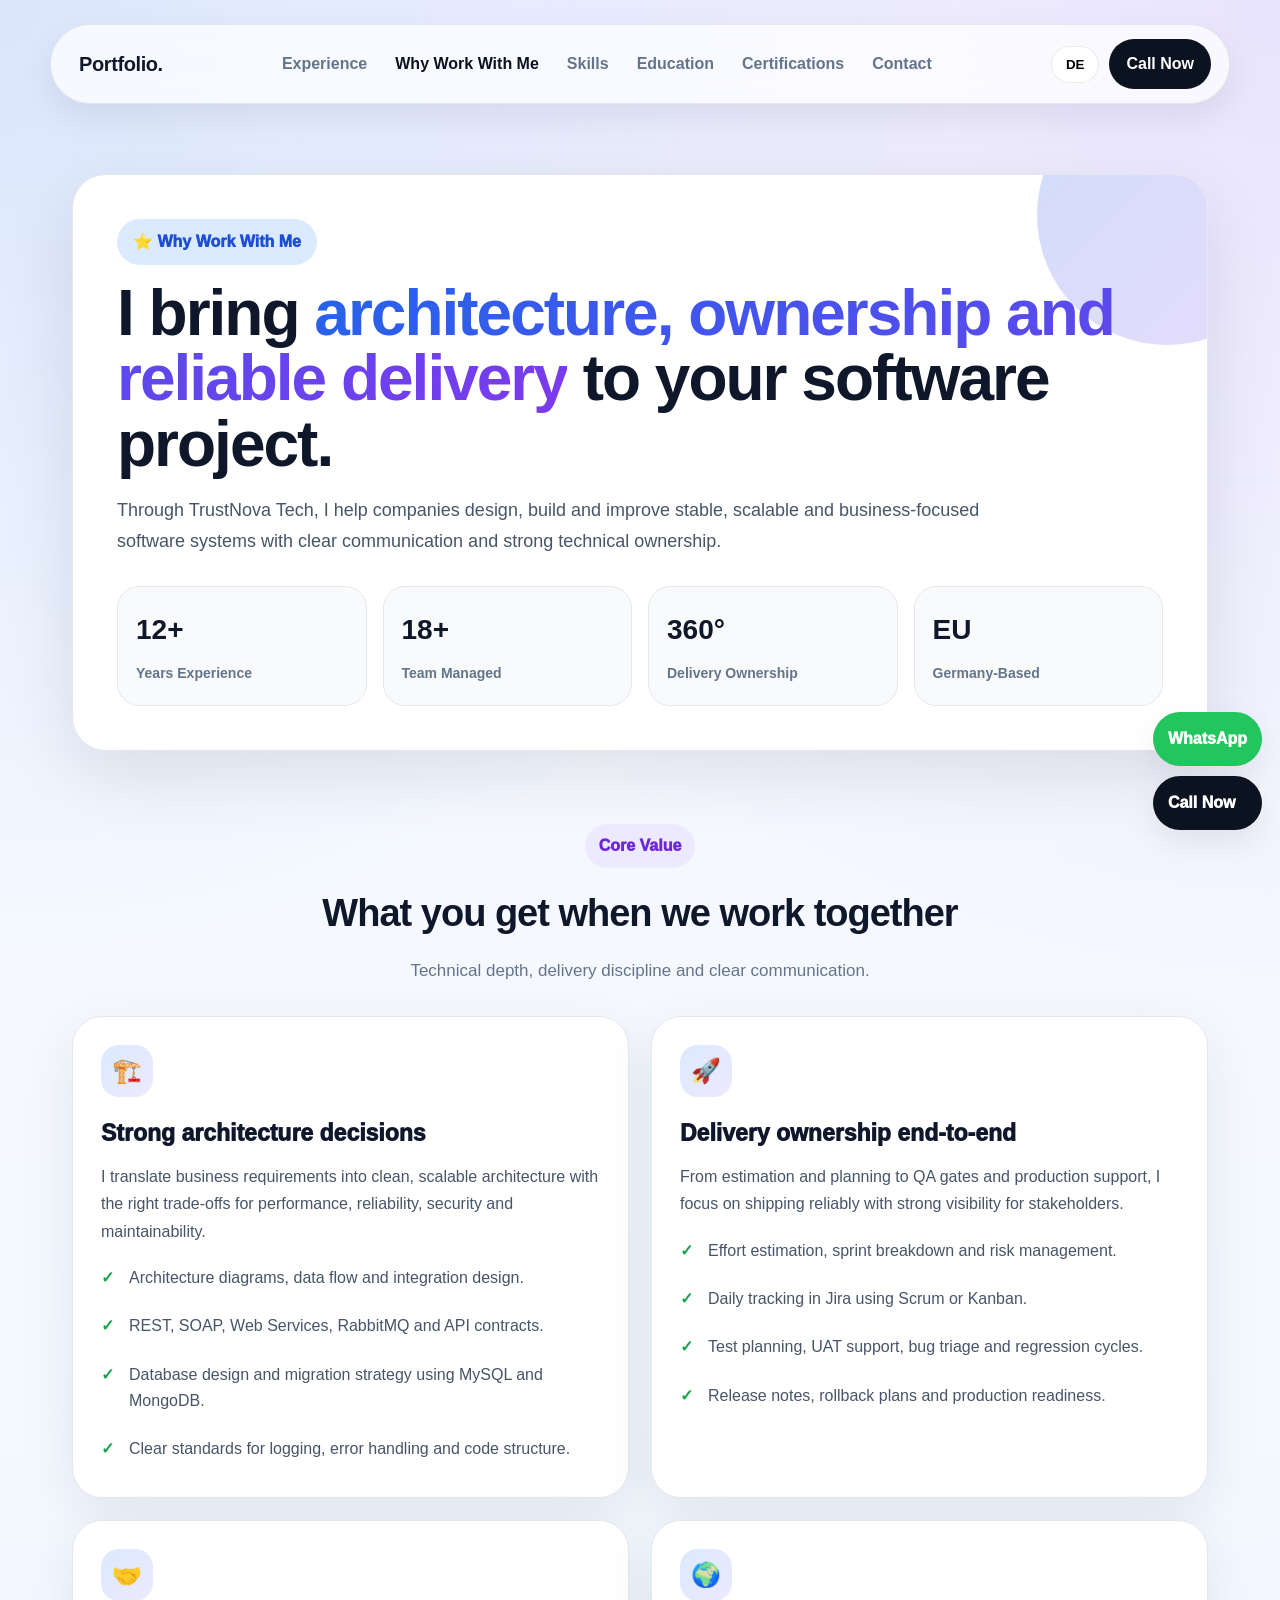
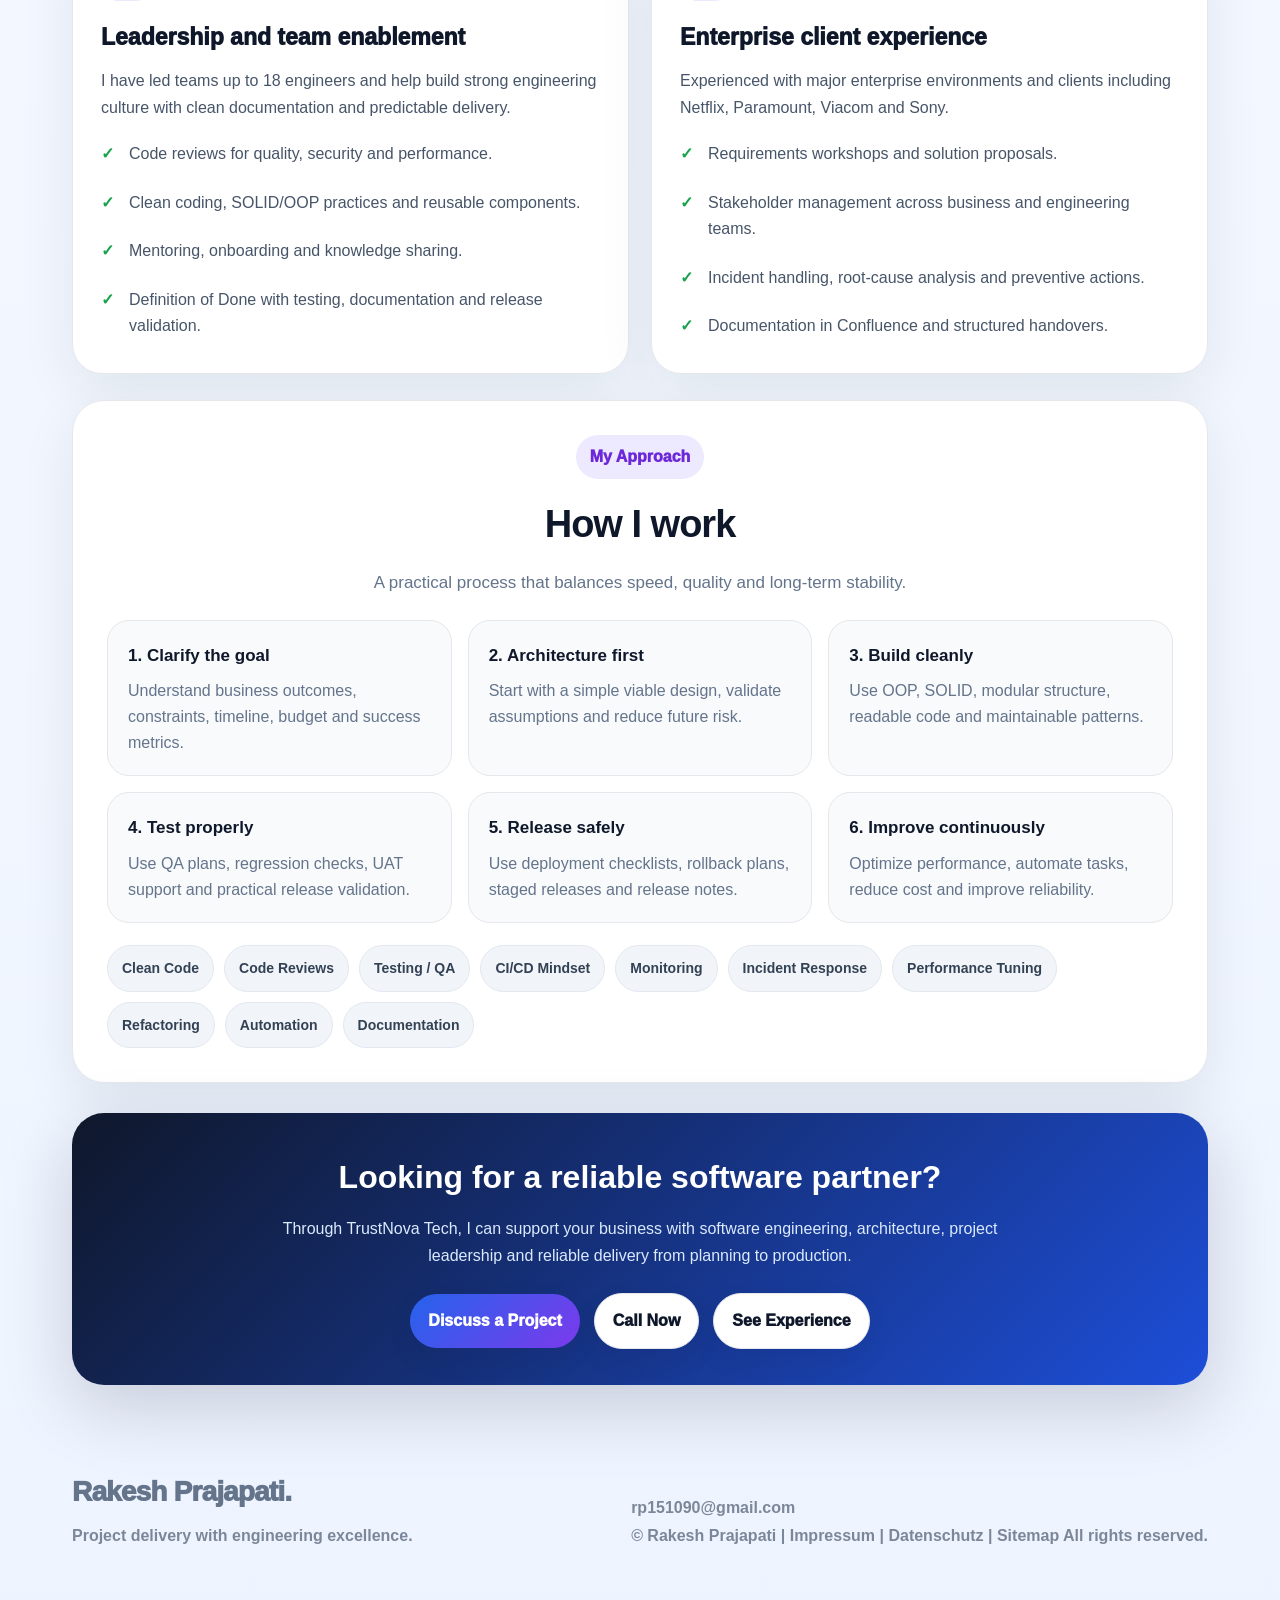
<file: value.html>
<!doctype html>
<html lang="en">
    <head>
        <meta charset="utf-8">
        <meta name="viewport" content="width=device-width, initial-scale=1">

        <title>Why Work With Me | Rakesh Prajapati — Founder of TrustNova Tech</title>  <meta name="description" content="Why hire Rakesh Prajapati: software architecture, delivery ownership, leadership, enterprise experience, clean code, DevOps, QA and stakeholder management.">
        <meta name="keywords" content="Why Hire Rakesh Prajapati, Software Architect Germany, IT Project Manager Germany, Senior Software Engineer, PHP Developer, DevOps, Agile Delivery">
        <meta name="author" content="Rakesh Prajapati">
        <link rel="canonical" href="https://rakeshprajapati.de/value.html">

        <meta property="og:title" content="Why Hire Me | Rakesh Prajapati">
        <meta property="og:description" content="Architecture, delivery ownership, leadership and enterprise software experience.">
        <meta property="og:type" content="website">
        <meta property="og:url" content="https://rakeshprajapati.de/value.html">

        <link rel="stylesheet" href="assets/style.css">

        <script type="application/ld+json">
            {
            "@context":"https://schema.org",
            "@type":"Person",
            "name":"Rakesh Prajapati",
            "url":"https://rakeshprajapati.de/",
            "jobTitle":"Senior Software Engineer, Software Architect and IT Project Manager",
            "email":"mailto:rp151090@gmail.com",
            "telephone":"+49 17666145047",
            "address":{
            "@type":"PostalAddress",
            "addressLocality":"Heilbronn",
            "addressRegion":"Baden-Württemberg",
            "addressCountry":"DE"
            },
            "sameAs":["https://www.linkedin.com/in/rakesh-prajapati-83124238"]
            }
        </script>

        <style>
            body{
                background:
                    radial-gradient(circle at top left, rgba(37,99,235,.14), transparent 28%),
                    radial-gradient(circle at top right, rgba(124,58,237,.12), transparent 30%),
                    linear-gradient(180deg,#f8fbff,#eef4ff);
                color:#0f172a;
            }

            .value-hero{
                padding:70px 0 35px;
            }

            .value-hero-card{
                padding:44px;
                border-radius:34px;
                background:#fff;
                border:1px solid #e5e7eb;
                box-shadow:0 24px 70px rgba(15,23,42,.10);
                position:relative;
                overflow:hidden;
            }

            .value-hero-card:before{
                content:"";
                position:absolute;
                right:-90px;
                top:-90px;
                width:260px;
                height:260px;
                border-radius:50%;
                background:linear-gradient(135deg,rgba(37,99,235,.22),rgba(124,58,237,.18));
            }

            .value-hero-card > *{
                position:relative;
                z-index:1;
            }

            .value-badge{
                display:inline-flex;
                align-items:center;
                gap:8px;
                padding:9px 16px;
                border-radius:999px;
                background:#dbeafe;
                color:#1d4ed8;
                font-weight:950;
                margin-bottom:16px;
            }

            .value-title{
                font-size:clamp(38px,5vw,64px);
                line-height:1.02;
                letter-spacing:-2px;
                margin:0 0 16px;
                color:#0f172a;
            }

            .value-title span{
                background:linear-gradient(135deg,#2563eb,#7c3aed);
                -webkit-background-clip:text;
                color:transparent;
            }

            .value-sub{
                color:#475569;
                font-size:18px;
                line-height:1.75;
                max-width:900px;
            }

            .trust-row{
                display:grid;
                grid-template-columns:repeat(4,1fr);
                gap:16px;
                margin-top:28px;
            }

            .trust-box{
                padding:18px;
                border-radius:22px;
                background:#f8fafc;
                border:1px solid #e5e7eb;
            }

            .trust-box strong{
                display:block;
                font-size:28px;
                color:#0f172a;
                margin-bottom:5px;
            }

            .trust-box span{
                color:#64748b;
                font-weight:800;
                font-size:14px;
            }

            .section-value{
                padding:38px 0;
            }

            .section-heading{
                text-align:center;
                margin-bottom:30px;
            }

            .section-heading .tag{
                display:inline-block;
                padding:8px 14px;
                border-radius:999px;
                background:#ede9fe;
                color:#6d28d9;
                font-weight:950;
                margin-bottom:12px;
            }

            .section-heading h2{
                font-size:38px;
                margin:0 0 10px;
                color:#0f172a;
                letter-spacing:-1px;
            }

            .section-heading p{
                margin:0;
                color:#64748b;
                font-size:17px;
            }

            .value-grid{
                display:grid;
                grid-template-columns:repeat(2,1fr);
                gap:22px;
            }

            .value-card{
                padding:28px;
                border-radius:30px;
                background:#fff;
                border:1px solid #e5e7eb;
                box-shadow:0 18px 55px rgba(15,23,42,.08);
                transition:.25s;
                position:relative;
                overflow:hidden;
            }

            .value-card:hover{
                transform:translateY(-6px);
                box-shadow:0 28px 80px rgba(15,23,42,.14);
            }

            .value-card:before{
                content:"";
                position:absolute;
                inset:0;
                background:linear-gradient(135deg,rgba(37,99,235,.06),rgba(124,58,237,.04));
                opacity:0;
                transition:.25s;
            }

            .value-card:hover:before{
                opacity:1;
            }

            .value-card > *{
                position:relative;
                z-index:1;
            }

            .value-icon{
                width:52px;
                height:52px;
                border-radius:18px;
                display:grid;
                place-items:center;
                background:linear-gradient(135deg,#dbeafe,#ede9fe);
                font-size:24px;
                margin-bottom:16px;
            }

            .value-card h3{
                margin:0 0 10px;
                color:#0f172a;
                font-size:23px;
                font-weight:950;
            }

            .value-card p{
                color:#475569;
                line-height:1.7;
                margin:0 0 14px;
            }

            .kvList{
                list-style:none;
                padding:0;
                margin:0;
                display:grid;
                gap:10px;
            }

            .kvList li{
                position:relative;
                padding-left:28px;
                color:#475569;
                line-height:1.65;
            }

            .kvList li:before{
                content:"✓";
                position:absolute;
                left:0;
                top:0;
                color:#16a34a;
                font-weight:950;
            }

            .process-card{
                margin-top:26px;
                padding:34px;
                border-radius:32px;
                background:#fff;
                border:1px solid #e5e7eb;
                box-shadow:0 18px 55px rgba(15,23,42,.08);
            }

            .process-grid{
                display:grid;
                grid-template-columns:repeat(3,1fr);
                gap:16px;
                margin-top:22px;
            }

            .process-step{
                padding:20px;
                border-radius:22px;
                background:#f8fafc;
                border:1px solid #e5e7eb;
                transition:.25s;
            }

            .process-step:hover{
                transform:translateY(-4px);
                background:#eff6ff;
            }

            .process-step strong{
                display:block;
                color:#0f172a;
                margin-bottom:8px;
                font-size:17px;
            }

            .process-step span{
                color:#64748b;
                line-height:1.6;
                display:block;
            }

            .chips{
                display:flex;
                flex-wrap:wrap;
                gap:10px;
                margin-top:22px;
            }

            .chip{
                padding:10px 14px;
                border-radius:999px;
                background:#f1f5f9;
                color:#334155;
                border:1px solid #e2e8f0;
                font-weight:850;
                font-size:14px;
                transition:.2s;
            }

            .chip:hover{
                background:#dbeafe;
                color:#1d4ed8;
                transform:translateY(-2px);
            }

            .final-cta{
                text-align:center;
                margin-top:30px;
                padding:36px;
                border-radius:32px;
                background:linear-gradient(135deg,#0f172a,#1d4ed8);
                color:#fff;
                box-shadow:0 22px 70px rgba(15,23,42,.18);
            }

            .final-cta h2{
                margin:0 0 10px;
                font-size:32px;
            }

            .final-cta p{
                max-width:760px;
                margin:0 auto 24px;
                color:#dbeafe;
                line-height:1.7;
            }

            .ctaRow{
                display:flex;
                justify-content:center;
                flex-wrap:wrap;
                gap:14px;
            }

            .cta{
                display:inline-flex;
                align-items:center;
                justify-content:center;
                padding:13px 18px;
                border-radius:999px;
                background:#fff;
                color:#0f172a;
                border:1px solid #e5e7eb;
                font-weight:950;
                transition:.25s;
                box-shadow:0 10px 30px rgba(15,23,42,.06);
            }

            .cta:hover{
                transform:translateY(-3px);
                box-shadow:0 18px 45px rgba(15,23,42,.12);
            }

            .ctaPrimary{
                color:#fff;
                border:0;
                background:linear-gradient(135deg,#2563eb,#7c3aed);
            }

            .reveal{
                opacity:0;
                transform:translateY(24px);
                transition:opacity .7s ease, transform .7s ease;
            }

            .reveal.show{
                opacity:1;
                transform:none;
            }

            @media(max-width:900px){
                .trust-row,
                .value-grid,
                .process-grid{
                    grid-template-columns:1fr;
                }

                .value-hero-card,
                .process-card,
                .final-cta{
                    padding:26px;
                }

                .section-heading h2{
                    font-size:30px;
                }
            }
            /* FINAL MOBILE MENU CLICK FIX */

            .menu-toggle {
                display: none !important;
                position: relative;
                z-index: 100001;
                pointer-events: auto;
            }

            .nav {
                position: relative;
                z-index: 99999;
            }

            .nav.mobile-open {
                position: fixed;
                top: 24px;
                left: 16px;
                right: 16px;
                z-index: 100000 !important;
                pointer-events: auto;
            }

            .nav.mobile-open .menu,
            .nav.mobile-open .actions,
            .nav.mobile-open .navlink,
            .nav.mobile-open .btn,
            .nav.mobile-open a,
            .nav.mobile-open button {
                pointer-events: auto !important;
            }

            @media (max-width: 900px) {
                .menu-toggle {
                    display: inline-flex !important;
                }

                .menu,
                .actions {
                    display: none !important;
                }

                .nav.mobile-open .menu,
                .nav.mobile-open .actions {
                    display: flex !important;
                }
            }

            @media (min-width: 901px) {
                .menu-toggle {
                    display: none !important;
                }

                .menu {
                    display: flex !important;
                }

                .actions {
                    display: flex !important;
                }
            }

            /* Floating buttons should not block mobile menu */
            .whatsapp-float,
            .call-float,
            .floating-buttons,
            .float-buttons,
            .sticky-buttons {
                z-index: 999 !important;
            }
            /* FINAL BEAUTIFUL MOBILE MENU */
            @media (max-width: 900px) {
                .nav.mobile-open {
                    position: fixed !important;
                    top: 24px !important;
                    left: 16px !important;
                    right: 16px !important;
                    width: auto !important;
                    max-height: calc(100vh - 48px);
                    overflow-y: auto;

                    display: grid !important;
                    grid-template-columns: 1fr auto !important;
                    align-items: center !important;

                    padding: 42px 32px !important;
                    border-radius: 32px !important;
                    background: rgba(255,255,255,.97) !important;
                    box-shadow: 0 22px 70px rgba(15,23,42,.18) !important;
                    z-index: 100000 !important;
                }

                .nav.mobile-open .brand {
                    grid-column: 1 !important;
                    grid-row: 1 !important;
                    font-size: 30px !important;
                    line-height: 1 !important;
                }

                .nav.mobile-open .menu-toggle {
                    grid-column: 2 !important;
                    grid-row: 1 !important;
                    width: 58px !important;
                    height: 58px !important;
                    border-radius: 50% !important;
                    font-size: 30px !important;
                }

                .nav.mobile-open .menu {
                    grid-column: 1 / -1 !important;
                    display: flex !important;
                    flex-direction: column !important;
                    align-items: center !important;
                    gap: 22px !important;

                    width: 100% !important;
                    margin: 34px 0 24px !important;
                    padding: 30px 0 0 !important;
                    border-top: 1px solid #e5e7eb !important;

                    overflow: visible !important;
                }

                .nav.mobile-open .navlink {
                    display: block !important;
                    width: 100% !important;
                    max-width: 100% !important;

                    text-align: center !important;
                    font-size: 22px !important;
                    font-weight: 900 !important;
                    line-height: 1.25 !important;
                    color: #64748b !important;

                    white-space: normal !important;
                    word-break: normal !important;
                }

                .nav.mobile-open .actions {
                    grid-column: 1 / -1 !important;
                    display: flex !important;
                    flex-direction: column !important;
                    gap: 14px !important;
                    width: 100% !important;
                }

                .nav.mobile-open .actions .btn,
                .nav.mobile-open .actions a,
                .nav.mobile-open .actions button {
                    width: 100% !important;
                    min-height: 58px !important;
                    border-radius: 999px !important;
                    justify-content: center !important;
                    text-align: center !important;
                    font-size: 18px !important;
                    font-weight: 900 !important;
                }
            }
            /* ===== FINAL MOBILE MENU BUTTON ===== */
            .menu-toggle {
                width: 52px;
                height: 52px;
                border-radius: 50%;
                border: 1px solid #e5e7eb;
                background: rgba(255,255,255,0.9);
                display: none;
                align-items: center;
                justify-content: center;
                flex-direction: column;
                gap: 5px;
                cursor: pointer;
                box-shadow: 0 10px 30px rgba(15,23,42,.08);
                backdrop-filter: blur(8px);
                z-index: 100001;
            }

            .menu-toggle span {
                width: 22px;
                height: 2px;
                background: #0f172a;
                border-radius: 2px;
                transition: 0.3s ease;
            }

            /* ANIMATION → X */
            .nav.mobile-open .menu-toggle span:nth-child(1) {
                transform: translateY(7px) rotate(45deg);
            }

            .nav.mobile-open .menu-toggle span:nth-child(2) {
                opacity: 0;
            }

            .nav.mobile-open .menu-toggle span:nth-child(3) {
                transform: translateY(-7px) rotate(-45deg);
            }

            /* MOBILE ONLY */
            @media (max-width: 900px) {
                .menu-toggle {
                    display: flex !important;
                }
            }

            /* ===== FIX MENU DESIGN ===== */
            @media (max-width: 900px) {
                .nav.mobile-open {
                    position: fixed;
                    top: 20px;
                    left: 16px;
                    right: 16px;
                    border-radius: 28px;
                    padding: 28px 22px;
                    background: rgba(255,255,255,0.97);
                    box-shadow: 0 25px 70px rgba(15,23,42,.18);
                    z-index: 100000;
                }

                .nav.mobile-open .menu {
                    display: flex !important;
                    flex-direction: column;
                    align-items: center;
                    gap: 18px;
                    margin-top: 20px;
                    border-top: 1px solid #e5e7eb;
                    padding-top: 20px;
                }

                .nav.mobile-open .navlink {
                    font-size: 20px;
                    font-weight: 800;
                    color: #64748b;
                    text-align: center;
                }

                .nav.mobile-open .actions {
                    display: flex !important;
                    flex-direction: column;
                    gap: 12px;
                    margin-top: 20px;
                }

                .nav.mobile-open .btn {
                    width: 100%;
                    text-align: center;
                }
            }

            /* ===== PREVENT FLOAT BUTTON OVERLAP ===== */
            .whatsapp-float,
            .call-float {
                z-index: 10 !important;
            }
        </style>
    </head>

    <body>

             <div class="container navWrap">
            <div class="nav" id="mainNav">

                <a class="brand" href="index.html">Portfolio.</a>
                <button class="menu-toggle" id="menuToggle" aria-label="Menu">
                    <span></span>
                    <span></span>
                    <span></span>
                </button>

                <div class="menu">
                    <a href="experience.html" class="navlink" data-i18n="nav.experience">Experience</a>
                    <a href="value.html" class="navlink active" data-i18n="nav.value">Why Work With Me</a>
                    <a href="skills.html" class="navlink" data-i18n="nav.skills">Skills</a>
                    <a href="education.html" class="navlink" data-i18n="nav.education">Education</a>
                    <a href="certifications.html" class="navlink" data-i18n="nav.certs">Certifications</a>
                    <!--<a href="documents.html" class="navlink" data-i18n="nav.docs">Documents</a>-->
                    <a href="contact.html" class="navlink" data-i18n="nav.contact">Contact</a>
                </div>

                <div class="actions">
                    <button class="btn" type="button" id="langToggle">DE</button>
                    <a class="btn btnPrimary" href="tel:+4917666145047" data-i18n="nav.callNow">Call Now</a>
                </div>
            </div>
        </div>

        <section class="value-hero">
            <div class="container">
                <div class="value-hero-card reveal">
                    <div class="value-badge" data-i18n="value.badge">⭐ Why Work With Me</div>

                    <h1 class="value-title" data-i18n="value.title">
                        I bring <span>architecture, ownership and reliable delivery</span> to your software project.
                    </h1>

                    <p class="value-sub" data-i18n="value.subtitle">
                        Through TrustNova Tech, I help companies design, build and improve stable, scalable and business-focused software systems with clear communication and strong technical ownership.
                    </p>

                    <div class="trust-row">
                        <div class="trust-box">
                            <strong data-count="12">0</strong>
                            <span data-i18n="value.stat.years">Years Experience</span>
                        </div>

                        <div class="trust-box">
                            <strong data-count="18">0</strong>
                            <span data-i18n="value.stat.team">Team Managed</span>
                        </div>

                        <div class="trust-box">
                            <strong>360°</strong>
                            <span data-i18n="value.stat.delivery">Delivery Ownership</span>
                        </div>

                        <div class="trust-box">
                            <strong>EU</strong>
                            <span data-i18n="value.stat.germany">Germany-Based</span>
                        </div>
                    </div>
                </div>
            </div>
        </section>

        <section class="section-value">
            <div class="container">
                <div class="section-heading reveal">
                    <span class="tag" data-i18n="value.coreBadge">Core Value</span>
                    <h2 data-i18n="value.coreTitle">What you get when we work together</h2>
                    <p data-i18n="value.coreSubtitle">Technical depth, delivery discipline and clear communication.</p>
                </div>

                <div class="value-grid">
                    <article class="value-card reveal">
                        <div class="value-icon">🏗️</div>
                        <h3 data-i18n="value.arch.title">Strong architecture decisions</h3>
                        <p data-i18n="value.arch.text">
                            I translate business requirements into clean, scalable architecture with the right trade-offs for performance, reliability, security and maintainability.
                        </p>
                        <ul class="kvList">
                            <li data-i18n="value.arch.r1">Architecture diagrams, data flow and integration design.</li>
                            <li data-i18n="value.arch.r2">REST, SOAP, Web Services, RabbitMQ and API contracts.</li>
                            <li data-i18n="value.arch.r3">Database design and migration strategy using MySQL and MongoDB.</li>
                            <li data-i18n="value.arch.r4">Clear standards for logging, error handling and code structure.</li>
                        </ul>
                    </article>

                    <article class="value-card reveal">
                        <div class="value-icon">🚀</div>
                        <h3 data-i18n="value.delivery.title">Delivery ownership end-to-end</h3>
                        <p data-i18n="value.delivery.text">
                            From estimation and planning to QA gates and production support, I focus on shipping reliably with strong visibility for stakeholders.
                        </p>
                        <ul class="kvList">
                            <li data-i18n="value.delivery.r1">Effort estimation, sprint breakdown and risk management.</li>
                            <li data-i18n="value.delivery.r2">Daily tracking in Jira using Scrum or Kanban.</li>
                            <li data-i18n="value.delivery.r3">Test planning, UAT support, bug triage and regression cycles.</li>
                            <li data-i18n="value.delivery.r4">Release notes, rollback plans and production readiness.</li>
                        </ul>
                    </article>

                    <article class="value-card reveal">
                        <div class="value-icon">🤝</div>
                        <h3 data-i18n="value.leadership.title">Leadership and team enablement</h3>
                        <p data-i18n="value.leadership.text">
                            I have led teams up to 18 engineers and help build strong engineering culture with clean documentation and predictable delivery.
                        </p>
                        <ul class="kvList">
                            <li data-i18n="value.leadership.r1">Code reviews for quality, security and performance.</li>
                            <li data-i18n="value.leadership.r2">Clean coding, SOLID/OOP practices and reusable components.</li>
                            <li data-i18n="value.leadership.r3">Mentoring, onboarding and knowledge sharing.</li>
                            <li data-i18n="value.leadership.r4">Definition of Done with testing, documentation and release validation.</li>
                        </ul>
                    </article>

                    <article class="value-card reveal">
                        <div class="value-icon">🌍</div>
                        <h3 data-i18n="value.enterprise.title">Enterprise client experience</h3>
                        <p data-i18n="value.enterprise.text">
                            Experienced with major enterprise environments and clients including Netflix, Paramount, Viacom and Sony.
                        </p>
                        <ul class="kvList">
                            <li data-i18n="value.enterprise.r1">Requirements workshops and solution proposals.</li>
                            <li data-i18n="value.enterprise.r2">Stakeholder management across business and engineering teams.</li>
                            <li data-i18n="value.enterprise.r3">Incident handling, root-cause analysis and preventive actions.</li>
                            <li data-i18n="value.enterprise.r4">Documentation in Confluence and structured handovers.</li>
                        </ul>
                    </article>
                </div>

                <div class="process-card reveal">
                    <div class="section-heading" style="margin-bottom:0">
                        <span class="tag" data-i18n="value.approachBadge">My Approach</span>
                        <h2 data-i18n="value.approachTitle">How I work</h2>
                        <p data-i18n="value.approachSubtitle">A practical process that balances speed, quality and long-term stability.</p>
                    </div>

                    <div class="process-grid">
                        <div class="process-step">
                            <strong data-i18n="value.process.step1.title">1. Clarify the goal</strong>
                            <span data-i18n="value.process.step1.text">Understand business outcomes, constraints, timeline, budget and success metrics.</span>
                        </div>

                        <div class="process-step">
                            <strong data-i18n="value.process.step2.title">2. Architecture first</strong>
                            <span data-i18n="value.process.step2.text">Start with a simple viable design, validate assumptions and reduce future risk.</span>
                        </div>

                        <div class="process-step">
                            <strong data-i18n="value.process.step3.title">3. Build cleanly</strong>
                            <span data-i18n="value.process.step3.text">Use OOP, SOLID, modular structure, readable code and maintainable patterns.</span>
                        </div>

                        <div class="process-step">
                            <strong data-i18n="value.process.step4.title">4. Test properly</strong>
                            <span data-i18n="value.process.step4.text">Use QA plans, regression checks, UAT support and practical release validation.</span>
                        </div>

                        <div class="process-step">
                            <strong data-i18n="value.process.step5.title">5. Release safely</strong>
                            <span data-i18n="value.process.step5.text">Use deployment checklists, rollback plans, staged releases and release notes.</span>
                        </div>

                        <div class="process-step">
                            <strong data-i18n="value.process.step6.title">6. Improve continuously</strong>
                            <span data-i18n="value.process.step6.text">Optimize performance, automate tasks, reduce cost and improve reliability.</span>
                        </div>
                    </div>

                    <div class="chips">
                        <span class="chip" data-i18n="value.chip.cleanCode">Clean Code</span>
                        <span class="chip" data-i18n="value.chip.codeReviews">Code Reviews</span>
                        <span class="chip" data-i18n="value.chip.testing">Testing / QA</span>
                        <span class="chip" data-i18n="value.chip.cicd">CI/CD Mindset</span>
                        <span class="chip" data-i18n="value.chip.monitoring">Monitoring</span>
                        <span class="chip" data-i18n="value.chip.incident">Incident Response</span>
                        <span class="chip" data-i18n="value.chip.performance">Performance Tuning</span>
                        <span class="chip" data-i18n="value.chip.refactoring">Refactoring</span>
                        <span class="chip" data-i18n="value.chip.automation">Automation</span>
                        <span class="chip" data-i18n="value.chip.documentation">Documentation</span>
                    </div>
                </div>

                <div class="final-cta reveal">
                    <h2 data-i18n="value.final.title">Looking for a reliable software partner?</h2>
                    <p data-i18n="value.final.text">
                        Through TrustNova Tech, I can support your business with software engineering, architecture, project leadership and reliable delivery from planning to production.
                    </p>

                    <div class="ctaRow">
                        <a class="cta ctaPrimary" href="contact.html" data-i18n="common.contactMe">Discuss a Project</a>
                        <a class="cta" href="tel:+4917666145047" data-i18n="common.callNow">Call Now</a>
                        <a class="cta" href="experience.html" data-i18n="common.seeExperience">See Experience</a>
                    </div>
                </div>
            </div>
        </section>

        <div id="footerMount"></div>

        <script src="assets/i18n.js"></script>
        <script src="assets/app.js"></script>

        <script>

document.addEventListener('DOMContentLoaded', function () {
    const nav = document.getElementById('mainNav');
    const toggle = document.getElementById('menuToggle');

    if (nav && toggle) {
        toggle.addEventListener('click', function () {
            nav.classList.toggle('mobile-open');
        });
    }
});


const revealItems = document.querySelectorAll('.reveal');

const observer = new IntersectionObserver(function (entries) {
    entries.forEach(function (entry) {
        if (entry.isIntersecting) {
            entry.target.classList.add('show');
        }
    });
}, {threshold: 0.15});

revealItems.forEach(function (item) {
    observer.observe(item);
});

const counters = document.querySelectorAll('[data-count]');
let started = false;

function startCounter() {
    if (started)
        return;
    started = true;

    counters.forEach(function (counter) {
        const target = Number(counter.getAttribute('data-count'));
        let current = 0;
        const step = Math.max(1, Math.ceil(target / 35));

        const timer = setInterval(function () {
            current += step;

            if (current >= target) {
                counter.textContent = target + '+';
                clearInterval(timer);
            } else {
                counter.textContent = current;
            }
        }, 35);
    });
}

const counterObserver = new IntersectionObserver(function (entries) {
    entries.forEach(function (entry) {
        if (entry.isIntersecting) {
            startCounter();
        }
    });
});

counters.forEach(function (counter) {
    counterObserver.observe(counter);
});

fetch('assets/footer.html', {cache: 'no-store'})
        .then(function (response) {
            return response.text();
        })
        .then(function (html) {
            const footerMount = document.getElementById('footerMount');
            if (footerMount) {
                footerMount.innerHTML = html;
            }

            if (window.__setLang) {
                const saved = localStorage.getItem('site_lang') || 'en';
                window.__setLang(saved);
            }
        })
        .catch(function () {});
        </script>

    </body>
</html>
</file>
<file: assets/style.css>
:root{
  --bg:#f5f7ff;
  --card:#ffffff;
  --text:#0b1220;
  --muted:#6b7280;
  --muted2:#94a3b8;
  --line:rgba(2,6,23,.08);
  --shadow: 0 14px 34px rgba(2,6,23,.08);
  --shadow2: 0 10px 22px rgba(2,6,23,.06);
  --radius:20px;
  --brand:#6d28d9;
  --brand2:#4f46e5;
  --navbg: rgba(255,255,255,.72);
}
*{box-sizing:border-box}
html{scroll-behavior:smooth}
body{
  margin:0;
  font-family: ui-sans-serif, system-ui, -apple-system, Segoe UI, Roboto, Helvetica, Arial;
  color:var(--text);
  background:
    radial-gradient(900px 520px at 70% 40%, rgba(109,40,217,.10), transparent 60%),
    radial-gradient(850px 520px at 55% 55%, rgba(79,70,229,.08), transparent 60%),
    linear-gradient(180deg, #fbfcff 0%, var(--bg) 70%);
}
a{color:inherit; text-decoration:none}
.container{max-width:1180px; margin:0 auto; padding:0 22px}
.navWrap{position:sticky; top:12px; z-index:50; padding:12px 0}
.nav{
  background: var(--navbg);
  border:1px solid var(--line);
  border-radius:999px;
  padding:14px 18px;
  box-shadow: var(--shadow);
  backdrop-filter: blur(12px);
  display:flex; align-items:center; justify-content:space-between; gap:18px;
}
.brand{font-weight:900; letter-spacing:-.02em; padding-left:10px; font-size:20px;}
.menu{display:flex; gap:28px; align-items:center; justify-content:center; flex:1}
.menu a{color:#64748b; font-weight:700}
.menu a:hover{color:var(--text)}
.menu a.active{color:var(--text)}
.actions{display:flex; gap:10px; align-items:center}
.btn{
  display:inline-flex; align-items:center; gap:10px;
  padding:10px 14px; border-radius:999px;
  font-weight:800; border:1px solid var(--line);
  background: rgba(255,255,255,.85);
}
.btnPrimary{background:#0b1220; color:white; border-color:transparent; padding:10px 16px}
.btnPrimary:hover{opacity:.92}
.btn:hover{transform:translateY(-1px)} .btn:active{transform:translateY(0)}
.pillRow{display:flex; gap:10px; align-items:center; margin-top:10px}
.pill{
  display:inline-flex; align-items:center; gap:10px;
  padding:8px 12px; background: rgba(255,255,255,.70);
  border:1px solid var(--line); border-radius:999px;
  color:#64748b; font-weight:700; font-size:13px;
}
.dot{width:10px; height:10px; border-radius:50%; background:#3b82f6; box-shadow:0 0 0 4px rgba(59,130,246,.15)}
.hero{padding:58px 0 24px}
.heroGrid{display:grid; grid-template-columns:1.25fr .75fr; gap:34px; align-items:start}
.hi{font-size:84px; line-height:.95; margin:0 0 12px; letter-spacing:-.06em}
.nameAccent{background:linear-gradient(90deg, var(--brand), var(--brand2)); -webkit-background-clip:text; background-clip:text; color:transparent}
.subtitle{font-size:30px; color:#6b7280; margin:0 0 14px; font-weight:800; letter-spacing:-.02em}
.summary{color:#7c8698; font-size:16.5px; max-width:760px; line-height:1.6}
.ctaRow{display:flex; gap:12px; align-items:center; flex-wrap:wrap; margin-top:22px}
.cta{
  display:inline-flex; align-items:center; gap:10px;
  padding:12px 16px; border-radius:999px;
  font-weight:900; border:1px solid var(--line);
  background: rgba(255,255,255,.88); box-shadow: var(--shadow2);
}
.ctaPrimary{background:#eaf0ff; color:#1d4ed8; border-color: rgba(29,78,216,.10)}
.ctaIcon{width:18px; height:18px; display:inline-block}
.cta:hover{transform:translateY(-1px)} .cta:active{transform:translateY(0)}
.sideCard{background: rgba(255,255,255,.82); border:1px solid var(--line); border-radius:var(--radius); box-shadow:var(--shadow); padding:18px}
.kpiRow{display:flex; gap:10px; flex-wrap:wrap; margin-top:10px}
.kpi{flex:1; min-width:140px; background: rgba(255,255,255,.92); border:1px solid var(--line); border-radius:18px; padding:12px 14px}
.kpi .n{font-size:20px; font-weight:950; letter-spacing:-.03em}
.kpi .t{color:#7b8798; font-weight:800; font-size:12px}
.contactLine{display:flex; gap:18px; flex-wrap:wrap; margin-top:16px; color:#64748b; font-weight:700}
.contactLine span{display:inline-flex; gap:10px; align-items:center}
.icon{width:18px; height:18px; opacity:.9}
.section{padding:52px 0}
.sectionHead{display:flex; align-items:center; gap:16px; margin-bottom:18px}
.sectionIcon{width:54px; height:54px; border-radius:16px; background:#eef2ff; display:flex; align-items:center; justify-content:center; border:1px solid rgba(79,70,229,.10)}
.sectionTitle{font-size:40px; margin:0; letter-spacing:-.03em}
.sectionSub{color:#7b8798; font-weight:800; margin-top:6px}
.card{background: rgba(255,255,255,.92); border:1px solid var(--line); border-radius:var(--radius); box-shadow:var(--shadow); padding:22px}
.timeline{display:grid; grid-template-columns:24px 1fr; gap:18px; align-items:stretch}
.lineCol{position:relative}
.lineCol:before{content:""; position:absolute; top:8px; left:11px; width:2px; height:calc(100% - 8px); background:rgba(2,6,23,.08); border-radius:999px}
.dotBig{position:relative; width:10px; height:10px; border-radius:50%; background:#2563eb; margin-top:10px; margin-left:7px; box-shadow:0 0 0 5px rgba(37,99,235,.10)}
.roleTop{display:flex; align-items:flex-start; justify-content:space-between; gap:18px; flex-wrap:wrap}
.roleTitle{font-size:26px; font-weight:950; margin:0 0 6px; letter-spacing:-.02em}
.company{color:#2563eb; font-weight:900}
.metaRight{display:flex; flex-direction:column; gap:10px; color:#7b8798; font-weight:800}
.metaRight span{display:flex; align-items:center; gap:10px; justify-content:flex-end}
.desc{color:#7b8798; line-height:1.7; margin-top:10px}
.grid2{display:grid; grid-template-columns:1fr 1fr; gap:18px}
.chips{display:flex; flex-wrap:wrap; gap:10px; margin-top:12px}
.chip{padding:10px 14px; background:#f3f6ff; border:1px solid rgba(2,6,23,.06); border-radius:12px; font-weight:900; color:#111827; font-size:13px}
.input{width:100%; padding:12px 14px; border-radius:14px; border:1px solid rgba(2,6,23,.10); background: rgba(255,255,255,.95); font-weight:700; outline:none}
.input:focus{border-color: rgba(37,99,235,.30); box-shadow:0 0 0 5px rgba(37,99,235,.10)}
textarea.input{min-height:120px; resize:vertical}
.small{color:#7b8798; font-weight:800; font-size:13px}
.footer{padding:44px 0 60px; color:#64748b}
.footerGrid{display:flex; align-items:flex-end; justify-content:space-between; gap:14px; flex-wrap:wrap}
.footer .name{font-size:28px; font-weight:950; letter-spacing:-.03em}
.footer .tagline{margin-top:6px; font-weight:800; color:#7b8798}
.footer .right{font-weight:800; color:#7b8798}
.floatCTA{position:fixed; right:18px; bottom:70px; display:flex; flex-direction:column; gap:10px; z-index:60}
.floatBtn{display:inline-flex; align-items:center; gap:10px; padding:12px 14px; border-radius:999px; font-weight:950; background: rgba(255,255,255,.95); border:1px solid var(--line); box-shadow:var(--shadow)}
.floatBtn.whats{background:#22c55e; color:white; border-color:transparent}
.floatBtn.dark{background:#0b1220; color:white; border-color:transparent}
@media (max-width:980px){
  .heroGrid{grid-template-columns:1fr}
  .hi{font-size:60px}
  .subtitle{font-size:22px}
  .menu{display:none}
  .grid2{grid-template-columns:1fr}
  .sectionTitle{font-size:34px}
}
@media (max-width:520px){
  .hi{font-size:48px}
  .nav{border-radius:20px}
}


/* ===== Responsive / Mobile Nav Enhancements ===== */
.hamburger{
  display:none;
  width:44px; height:44px;
  border-radius:999px;
  border:1px solid rgba(2,6,23,.10);
  background: rgba(255,255,255,.85);
  align-items:center; justify-content:center;
  cursor:pointer;
}
.hamburger svg{width:20px;height:20px}
.mobileMenu{
  display:none;
  margin-top:10px;
  background: rgba(255,255,255,.88);
  border:1px solid rgba(2,6,23,.08);
  border-radius:18px;
  box-shadow: var(--shadow2);
  backdrop-filter: blur(10px);
  overflow:hidden;
}
.mobileMenu a{
  display:flex;
  padding:14px 16px;
  font-weight:850;
  color:#334155;
  border-top:1px solid rgba(2,6,23,.06);
}
.mobileMenu a:first-child{border-top:none}
.mobileMenu a.active{color:var(--text); background: rgba(99,102,241,.08)}
body.navOpen .mobileMenu{display:block}
@media (max-width:980px){
  .hamburger{display:inline-flex}
  .actions{gap:10px}
  .menu{display:none !important}
  .nav{border-radius:20px}
}
@media (max-width:520px){
  .container{padding:0 16px}
  .hero{padding:42px 0 18px}
  .card{padding:18px}
  .cta{width:100%; justify-content:center}
  .ctaRow{gap:10px}
  .kpi{min-width:120px}
}


/* ===== Premium interactions / micro-animations ===== */
@keyframes fadeUp{
  from{opacity:0; transform:translateY(14px)}
  to{opacity:1; transform:translateY(0)}
}
.reveal{opacity:0; transform:translateY(14px)}
.reveal.is-visible{animation:fadeUp .65s ease forwards}
.card, .cta, .btn{transition: transform .18s ease, box-shadow .18s ease, background .18s ease, border-color .18s ease}
.card:hover{transform:translateY(-2px)}
.chip{transition: transform .15s ease, background .15s ease}
.chip:hover{transform:translateY(-1px)}
a:focus-visible, button:focus-visible, input:focus-visible, textarea:focus-visible{
  outline: none;
  box-shadow: 0 0 0 5px rgba(37,99,235,.16);
  border-radius: 14px;
}
/* Projects grid */
.projectGrid{display:grid; grid-template-columns:1.2fr .8fr; gap:18px}
.projectCardHead{display:flex; align-items:flex-start; justify-content:space-between; gap:12px; flex-wrap:wrap}
.badgePill{display:inline-flex; align-items:center; gap:8px; padding:8px 12px; border-radius:999px; border:1px solid rgba(2,6,23,.08); background: rgba(255,255,255,.75); font-weight:900; color:#334155; font-size:13px}
.kvList{margin:10px 0 0 0; padding-left:18px; color:#7b8798; line-height:1.85}
.kvList li{margin:6px 0}
@media (max-width:980px){
  .projectGrid{grid-template-columns:1fr}
}


/* ===== Professional Typography & Alignment Update ===== */
body {
  font-family: 'Inter', -apple-system, BlinkMacSystemFont, 'Segoe UI', Roboto, Arial, sans-serif;
  line-height: 1.75;
  color: #1e293b;
}

.sectionTitle {
  font-size: 32px;
  font-weight: 800;
  letter-spacing: -0.5px;
}

.sectionSub {
  font-size: 15px;
  color: #64748b;
  margin-top: 4px;
}

.card {
  text-align: left;
}

.desc {
  font-size: 15.5px;
  line-height: 1.8;
}

.company {
  font-weight: 600;
  color: #475569;
}

.roleTitle {
  font-size: 20px;
  font-weight: 700;
}

.metaRight span {
  font-size: 13px;
  color: #64748b;
}

ul {
  margin-top: 8px;
}

li {
  margin-bottom: 6px;
}


/* ===== Hire / Client Highlights Box ===== */
.highlightBox {
  background: linear-gradient(135deg, #0f172a, #1e293b);
  color: #f1f5f9;
  padding: 40px 30px;
  border-radius: 24px;
  box-shadow: 0 25px 60px rgba(0,0,0,0.25);
  text-align: center;
}

.highlightGrid {
  display: grid;
  grid-template-columns: repeat(auto-fit, minmax(140px, 1fr));
  gap: 24px;
  margin-top: 30px;
}

.highlightItem {
  background: rgba(255,255,255,0.05);
  padding: 20px;
  border-radius: 16px;
  transition: transform 0.2s ease, background 0.2s ease;
}

.highlightItem:hover {
  transform: translateY(-4px);
  background: rgba(255,255,255,0.08);
}

.highlightNumber {
  font-size: 32px;
  font-weight: 800;
  color: #6366f1;
}

.highlightLabel {
  font-size: 14px;
  margin-top: 6px;
  color: #cbd5e1;
}

.highlightSkills {
  margin-top: 25px;
  font-size: 14px;
  line-height: 1.8;
  color: #cbd5e1;
}

.highlightCTA {
  margin-top: 30px;
  font-size: 16px;
}

.highlightCTA strong {
  color: #ffffff;
}
.skillsGrid{
  display:grid;
  grid-template-columns: 1fr 1fr;
  gap:18px;
  margin-top:12px;
}

.sideTitle{
  margin-bottom:10px;
  font-weight:900;
  font-size:13px;
  letter-spacing:.08em;
  text-transform:uppercase;
  opacity:.75;
}
@media (max-width: 768px){
  .skillsGrid{
    grid-template-columns: 1fr;
  }
}
</file>
